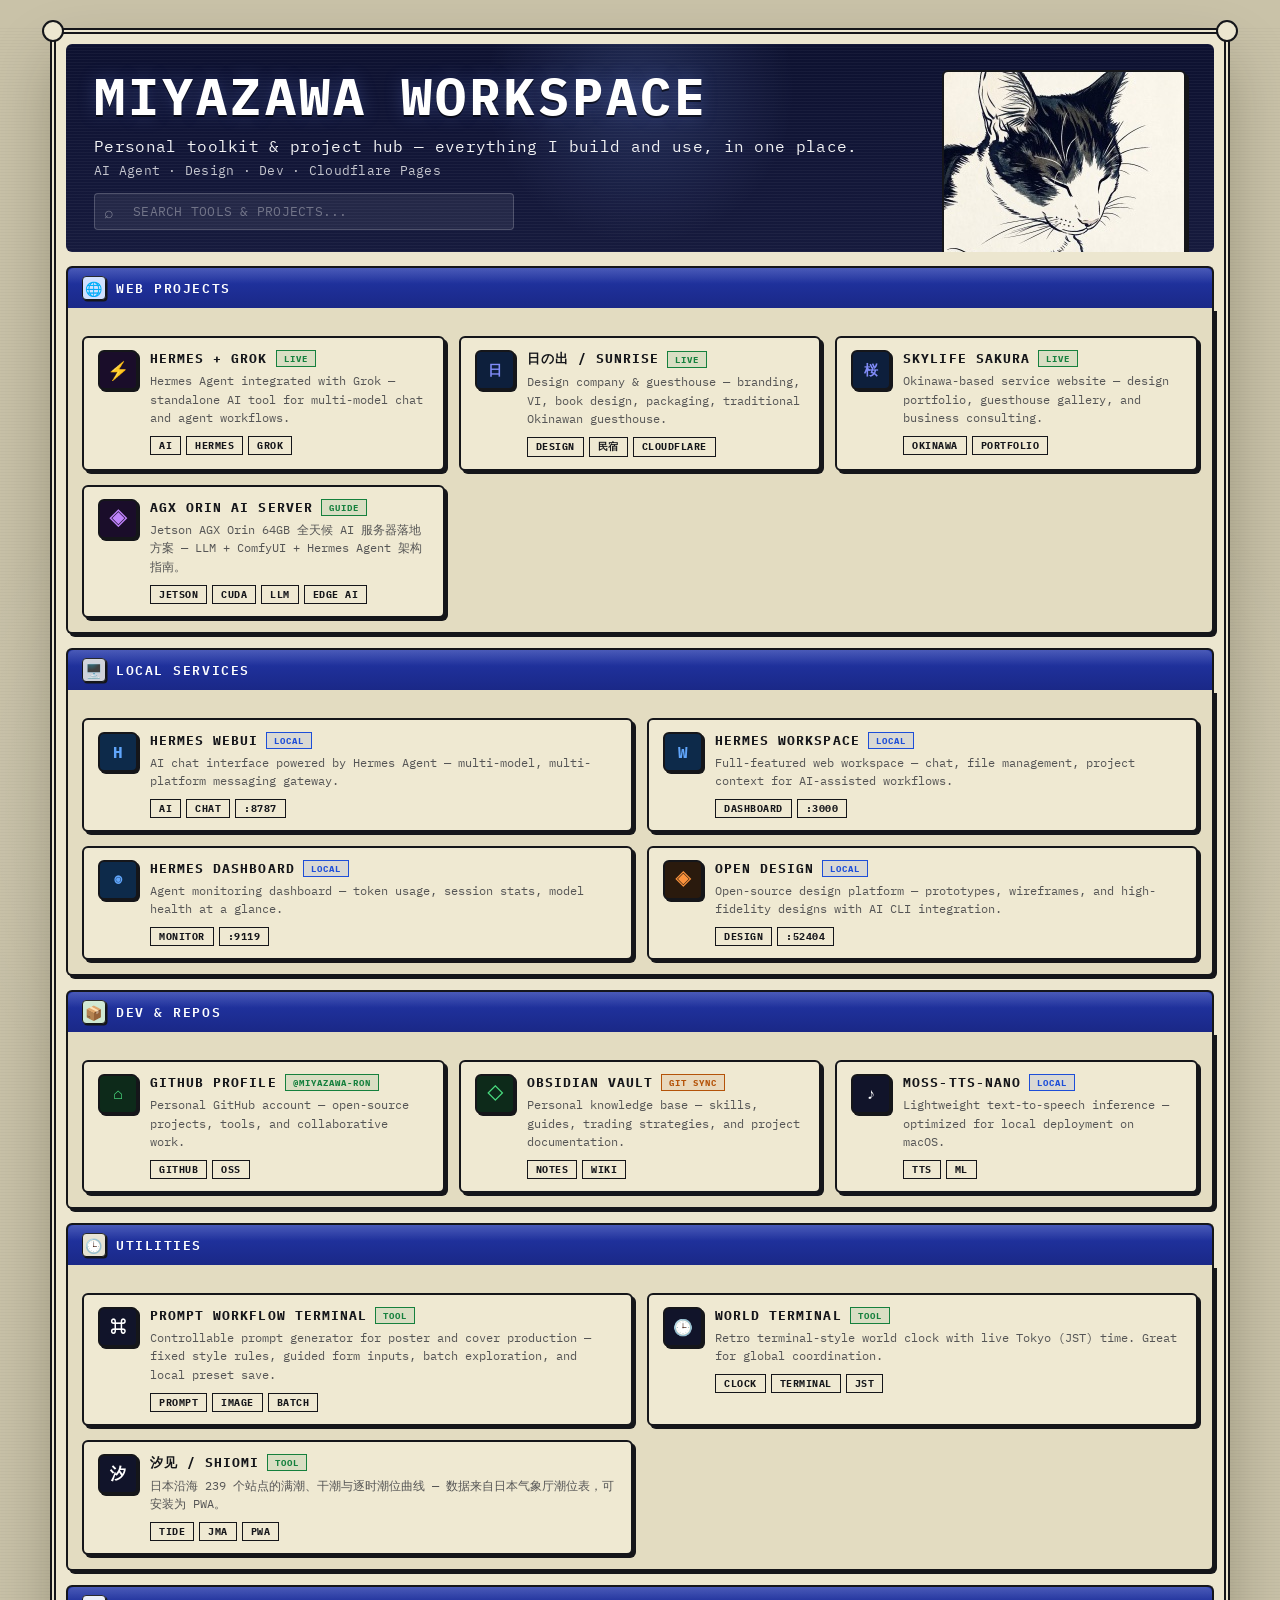
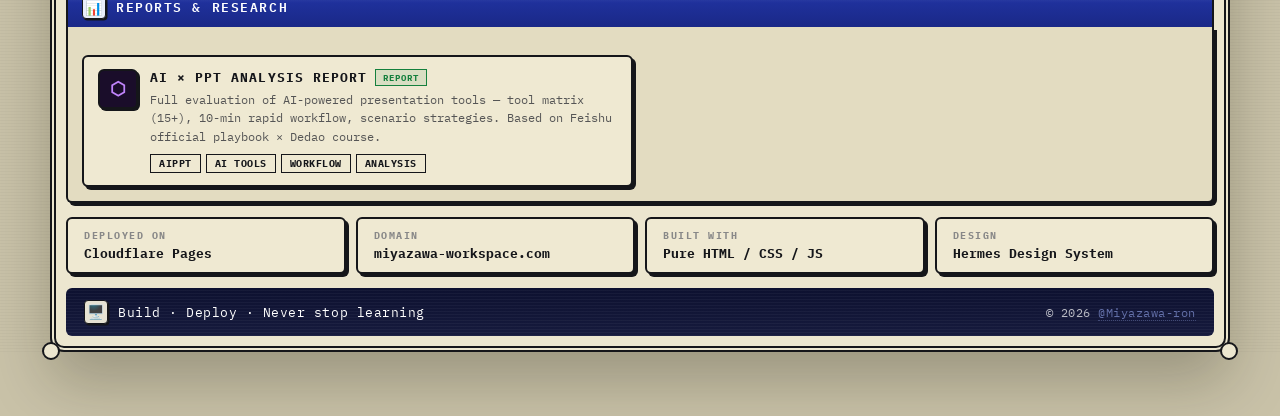
<file: index.html>
<!DOCTYPE html>
<html lang="ja">
<head>
<meta charset="UTF-8">
<meta name="viewport" content="width=device-width,initial-scale=1">
<title>MIYAZAWA WORKSPACE</title>
<link rel="preconnect" href="https://fonts.googleapis.com">
<link rel="preconnect" href="https://fonts.gstatic.com" crossorigin>
<link href="https://fonts.googleapis.com/css2?family=IBM+Plex+Mono:wght@400;500;600;700&family=IBM+Plex+Sans:wght@500;600;700&display=swap" rel="stylesheet">
<style>
  :root{
    --bg:       #c9c2a8;
    --paper:    #ece6cf;
    --paper-2:  #e3dcc1;
    --ink:      #15161a;
    --navy:     #11142a;
    --blue:     #2a3fb2;
    --blue-2:   #3858e0;
  }

  *{box-sizing:border-box}
  html,body{margin:0;padding:0}
  html{background:var(--bg)}
  body{
    font-family:'IBM Plex Mono','IBM Plex Sans',ui-monospace,monospace;
    color:var(--ink);
    background:
      radial-gradient(1200px 800px at var(--mx,50%) var(--my,40%),rgba(255,255,255,.18),transparent 60%),
      repeating-linear-gradient(0deg,rgba(0,0,0,.025) 0 1px,transparent 1px 3px),
      var(--bg);
    min-height:100vh;
    overflow-x:hidden;
    -webkit-font-smoothing:antialiased;
    cursor:default;
  }
  ::selection{background:var(--blue);color:#fff}
  a{text-decoration:none;color:inherit}

  /* ── CURSOR LIGHT SPOT ── */
  .spot{
    position:fixed;inset:0;pointer-events:none;z-index:5;
    background:radial-gradient(260px 260px at var(--mx,-200px) var(--my,-200px),
      rgba(255,255,255,.20),rgba(255,255,255,0) 60%);
    mix-blend-mode:overlay;
  }

  /* ── PAGE FRAME ── */
  .frame{
    max-width:1180px;
    margin:28px auto 64px;
    padding:14px;
    background:var(--paper);
    border:2px solid var(--ink);
    border-radius:14px;
    box-shadow:
      inset 0 0 0 2px var(--paper),
      inset 0 0 0 4px var(--ink),
      0 30px 60px rgba(20,18,8,.25);
    position:relative;
  }
  .frame::before,.frame::after{
    content:"";position:absolute;width:18px;height:18px;
    border:2px solid var(--ink);background:var(--paper);border-radius:50%;
  }
  .frame::before{top:-10px;left:-10px}
  .frame::after{top:-10px;right:-10px}
  .corner-bl,.corner-br{
    position:absolute;width:18px;height:18px;
    border:2px solid var(--ink);background:var(--paper);border-radius:50%;
  }
  .corner-bl{bottom:-10px;left:-10px}
  .corner-br{bottom:-10px;right:-10px}

  /* ── HERO ── */
  .hero{
    background:linear-gradient(180deg,#0d1130 0%,#161a3d 100%);
    color:#fff;
    padding:26px 160px 22px 28px;
    border-radius:6px;
    position:relative;overflow:hidden;isolation:isolate;
  }
  .hero::before{
    content:"";position:absolute;inset:0;
    background:repeating-linear-gradient(0deg,rgba(255,255,255,.04) 0 1px,transparent 1px 3px);
    pointer-events:none;
  }
  .hero::after{
    content:"";position:absolute;inset:-20%;
    background:radial-gradient(220px 220px at var(--mx,50%) var(--my,30%),rgba(120,160,255,.18),transparent 70%);
    pointer-events:none;mix-blend-mode:screen;transition:opacity .3s;
  }
  .hero-row{
    display:flex;align-items:flex-start;justify-content:space-between;gap:24px;
    position:relative;z-index:1;
  }
  h1.title{
    font-family:'IBM Plex Mono',monospace;
    font-weight:700;letter-spacing:.06em;margin:0;
    font-size:clamp(24px,4.8vw,52px);line-height:1;
    text-shadow:0 2px 0 rgba(0,0,0,.6),0 0 18px rgba(120,150,255,.25);
  }
  .byline{font-size:clamp(11px,1.4vw,13px);opacity:.85;white-space:nowrap;margin-top:6px}
  .avatar{
    position:absolute;
    top:26px;right:28px;bottom:22px;
    width:auto;aspect-ratio:1/1;
    border-radius:6px;object-fit:cover;
    border:2px solid var(--ink);
    box-shadow:3px 3px 0 var(--ink);
    z-index:2;
  }
  .subtitle{margin:14px 0 6px;font-size:clamp(12px,1.6vw,16px);opacity:.95;letter-spacing:.02em}
  .meta{font-size:clamp(11px,1.3vw,13px);opacity:.75;letter-spacing:.02em}

  /* ── SEARCH ── */
  .search-wrap{
    margin-top:14px;position:relative;z-index:1;
  }
  .search-wrap input{
    width:100%;max-width:420px;
    padding:9px 14px 9px 38px;
    font-family:'IBM Plex Mono',monospace;font-size:13px;
    background:rgba(255,255,255,.07);
    border:1.5px solid rgba(255,255,255,.2);
    border-radius:4px;
    color:#fff;outline:none;letter-spacing:.02em;
  }
  .search-wrap input::placeholder{color:rgba(255,255,255,.35)}
  .search-wrap input:focus{border-color:rgba(120,160,255,.5);background:rgba(255,255,255,.1)}
  .search-icon{
    position:absolute;left:10px;top:50%;transform:translateY(-50%);
    color:rgba(255,255,255,.4);font-size:16px;pointer-events:none
  }

  /* ── GRID ── */
  .grid{display:grid;gap:14px;margin-top:14px}
  .grid.two{grid-template-columns:1fr 1fr}
  .grid.three{grid-template-columns:repeat(3,1fr)}
  .grid.four{grid-template-columns:repeat(4,1fr)}

  /* ── PANEL (card) ── */
  .panel{
    background:var(--paper-2);
    border:2px solid var(--ink);
    border-radius:6px;
    box-shadow:3px 3px 0 var(--ink);
    overflow:hidden;
    transform-style:preserve-3d;
    transition:transform .25s ease,box-shadow .25s ease;
    will-change:transform;
    position:relative;
    cursor:pointer;
  }
  .panel:hover{box-shadow:5px 5px 0 var(--ink)}
  .panel::after{
    content:"";position:absolute;inset:0;border-radius:inherit;
    background:radial-gradient(180px 180px at var(--lx,50%) var(--ly,50%),
      rgba(255,255,255,.35),rgba(255,255,255,0) 60%);
    opacity:0;transition:opacity .25s;pointer-events:none;
    mix-blend-mode:soft-light;
  }
  .panel:hover::after{opacity:1}

  .panel .head{
    background:linear-gradient(180deg,#2236a8,#1a2887);
    color:#fff;
    padding:8px 12px;
    display:flex;align-items:center;gap:10px;
    font-weight:600;letter-spacing:.12em;text-transform:uppercase;font-size:13px;
    border-bottom:2px solid var(--ink);
    position:relative;
  }
  .panel .head::after{
    content:"";position:absolute;inset:0;
    background:linear-gradient(180deg,rgba(255,255,255,.18),transparent 40%);
    pointer-events:none;
  }
  .panel .body{padding:14px 16px}

  /* ── ICON ── */
  .ico{
    width:24px;height:24px;flex:0 0 24px;
    display:inline-flex;align-items:center;justify-content:center;
    border:1.5px solid var(--ink);background:#fff;
    border-radius:4px;font-size:14px;line-height:1;
    box-shadow:1.5px 1.5px 0 var(--ink);
  }
  .ico.lg{width:42px;height:42px;flex-basis:42px;font-size:22px;border-radius:6px}
  .ico.ai {background:#e9eef9}
  .ico.web{background:#cfe0ff}
  .ico.git{background:#cfe8d2}
  .ico.tool{background:#e6e2d2}
  .ico.local{background:#cfd2da}
  .ico.design{background:#f6d9c4}

  /* ── CARD (project card inside panel body) ── */
  .card-grid{display:grid;gap:10px}
  .card{
    background:#efe9d2;
    border:2px solid var(--ink);border-radius:6px;
    padding:12px 14px;
    display:flex;align-items:flex-start;gap:12px;
    box-shadow:3px 3px 0 var(--ink);
    position:relative;overflow:hidden;
    transition:box-shadow .2s;
  }
  .card:hover{box-shadow:5px 5px 0 var(--ink)}
  .card::after{
    content:"";position:absolute;inset:0;border-radius:inherit;
    background:radial-gradient(160px 160px at var(--lx,50%) var(--ly,50%),
      rgba(255,255,255,.35),rgba(255,255,255,0) 60%);
    opacity:0;transition:opacity .25s;pointer-events:none;mix-blend-mode:soft-light;
  }
  .card:hover::after{opacity:1}
  .card-link{position:absolute;inset:0;z-index:2;border-radius:6px}
  .card-ico{
    width:40px;height:40px;flex:0 0 40px;
    display:flex;align-items:center;justify-content:center;
    border:2px solid var(--ink);border-radius:6px;font-size:16px;font-weight:700;
    box-shadow:2px 2px 0 var(--ink);background:#fff;
  }
  .card-ico.ai   {background:#1a0d2a;color:#c084fc;font-size:18px}
  .card-ico.web  {background:#0d1f3c;color:#818cf8;font-size:14px}
  .card-ico.git  {background:#0d2a1a;color:#4ade80;font-size:16px}
  .card-ico.local{background:#0d2a4a;color:#60a5fa;font-size:16px}
  .card-ico.design{background:#2a1a0d;color:#fb923c;font-size:16px}
  .card-ico.tool {background:#11142a;color:#fff;font-size:16px}

  .card-info{min-width:0;flex:1}
  .card-title{
    font-size:13px;font-weight:700;color:var(--ink);
    display:flex;align-items:center;gap:8px;flex-wrap:wrap;
    text-transform:uppercase;letter-spacing:.08em;
  }
  .card-status{
    font-size:9px;padding:2px 7px;font-weight:700;letter-spacing:1px;
    border:1.5px solid currentColor;white-space:nowrap;text-transform:uppercase;
  }
  .card-status.online  {color:#15803d;background:rgba(21,128,61,.1)}
  .card-status.local   {color:#1d4ed8;background:rgba(29,78,216,.1)}
  .card-status.migrating{color:#b45309;background:rgba(180,83,9,.1)}
  .card-desc{margin-top:5px;font-size:12px;color:#555;line-height:1.55}
  .card-tags{margin-top:8px;display:flex;gap:5px;flex-wrap:wrap}
  .card-tag{
    font-size:10px;padding:2px 8px;font-weight:700;letter-spacing:.5px;
    border:1.5px solid var(--ink);color:var(--ink);text-transform:uppercase;
  }

  /* ── STRIP (section header) ── */
  .strip-head{
    background:linear-gradient(180deg,#2236a8,#1a2887);
    color:#fff;border:2px solid var(--ink);border-radius:6px 6px 0 0;
    padding:8px 14px;display:flex;align-items:center;gap:10px;
    text-transform:uppercase;letter-spacing:.12em;font-weight:600;font-size:13px;
    border-bottom:0;position:relative;margin-top:14px;
  }
  .strip-head::after{
    content:"";position:absolute;inset:0;border-radius:inherit;
    background:linear-gradient(180deg,rgba(255,255,255,.18),transparent 40%);
    pointer-events:none;
  }
  .strip-body{
    border:2px solid var(--ink);border-top:0;border-radius:0 0 6px 6px;
    background:var(--paper-2);box-shadow:3px 3px 0 var(--ink);
    overflow:hidden;padding:14px;
  }

  /* ── STACK BAR ── */
  .stack-row{
    display:flex;gap:10px;flex-wrap:wrap;margin-top:14px
  }
  .stack-item{
    background:#efe9d2;border:2px solid var(--ink);border-radius:6px;
    padding:10px 16px;box-shadow:3px 3px 0 var(--ink);flex:1;min-width:140px;
  }
  .stack-label{font-size:10px;font-weight:700;color:#888;letter-spacing:1.5px;text-transform:uppercase}
  .stack-value{font-size:13px;font-weight:700;color:var(--ink);margin-top:3px}

  /* ── FOOTER ── */
  .footer{
    margin-top:14px;
    background:linear-gradient(180deg,#0d1130 0%,#161a3d 100%);
    color:#fff;border-radius:6px;
    padding:12px 18px;
    display:flex;align-items:center;justify-content:space-between;
    font-size:13px;letter-spacing:.04em;position:relative;overflow:hidden;
  }
  .footer::before{
    content:"";position:absolute;inset:0;
    background:repeating-linear-gradient(0deg,rgba(255,255,255,.04) 0 1px,transparent 1px 3px);
    pointer-events:none;
  }
  .footer .left{display:flex;align-items:center;gap:10px;position:relative;z-index:1}
  .footer .right{position:relative;z-index:1;opacity:.7;font-size:12px}
  .footer a{color:rgba(160,180,255,.8);border-bottom:1px dotted rgba(160,180,255,.4)}
  .footer a:hover{color:#a0aeff;border-bottom-color:#a0aeff}

  /* ── RESPONSIVE ── */
  @media(max-width:980px){
    .grid.two,.grid.three,.grid.four{grid-template-columns:1fr 1fr}
  }
  @media(max-width:640px){
    .frame{margin:14px 10px;padding:10px}
    .hero{padding:20px 18px}
    .grid.two,.grid.three,.grid.four{grid-template-columns:1fr}
    .hero-row{flex-direction:column;gap:6px}
    h1.title{font-size:clamp(20px,7vw,32px)}
    .footer{flex-direction:column;gap:8px;align-items:flex-start}
    .avatar{display:none}
  }
</style>
</head>
<body>
<div class="spot" aria-hidden="true"></div>

<main class="frame" id="frame">
  <span class="corner-bl"></span><span class="corner-br"></span>

  <!-- ── HERO ── -->
  <section class="hero" data-tilt>
    <div class="hero-row">
      <h1 class="title">MIYAZAWA&nbsp;WORKSPACE</h1>
    </div>
    <img class="avatar" src="avatar.jpg" alt="Miyazawa-ron">
    <div class="subtitle">Personal toolkit &amp; project hub — everything I build and use, in one place.</div>
    <div class="meta">AI Agent · Design · Dev · Cloudflare Pages</div>
    <div class="search-wrap">
      <span class="search-icon">⌕</span>
      <input type="text" id="search" placeholder="SEARCH TOOLS & PROJECTS..." oninput="filterCards()">
    </div>
  </section>

  <!-- ── WEB PROJECTS ── -->
  <div class="strip-head"><span class="ico web">🌐</span> Web Projects</div>
  <div class="strip-body">
    <div class="grid three">
      <div class="card" data-tags="hermes grok ai agent chat tool" data-tilt>
        <a class="card-link" href="/hermes-grok.html" target="_blank" rel="noopener"></a>
        <div class="card-ico ai">⚡</div>
        <div class="card-info">
          <div class="card-title">Hermes + Grok <span class="card-status online">Live</span></div>
          <div class="card-desc">Hermes Agent integrated with Grok — standalone AI tool for multi-model chat and agent workflows.</div>
          <div class="card-tags"><span class="card-tag">AI</span><span class="card-tag">Hermes</span><span class="card-tag">Grok</span></div>
        </div>
      </div>
      <div class="card" data-tags="sunrise design company hinode okinawa" data-tilt>
        <a class="card-link" href="https://hinodec.com" target="_blank" rel="noopener"></a>
        <div class="card-ico web">日</div>
        <div class="card-info">
          <div class="card-title">日の出 / SUNRISE <span class="card-status online">Live</span></div>
          <div class="card-desc">Design company &amp; guesthouse — branding, VI, book design, packaging, traditional Okinawan guesthouse.</div>
          <div class="card-tags"><span class="card-tag">Design</span><span class="card-tag">民宿</span><span class="card-tag">Cloudflare</span></div>
        </div>
      </div>
      <div class="card" data-tags="sakura skylife okinawa" data-tilt>
        <a class="card-link" href="https://skylife-sakura.com" target="_blank" rel="noopener"></a>
        <div class="card-ico web">桜</div>
        <div class="card-info">
          <div class="card-title">Skylife Sakura <span class="card-status online">Live</span></div>
          <div class="card-desc">Okinawa-based service website — design portfolio, guesthouse gallery, and business consulting.</div>
          <div class="card-tags"><span class="card-tag">Okinawa</span><span class="card-tag">Portfolio</span></div>
        </div>
      </div>
      <div class="card" data-tags="jetson agx orin ai server comfyui llm cuda edge" data-tilt>
        <a class="card-link" href="/agx-orin" target="_blank" rel="noopener"></a>
        <div class="card-ico ai">◈</div>
        <div class="card-info">
          <div class="card-title">AGX Orin AI Server <span class="card-status online">Guide</span></div>
          <div class="card-desc">Jetson AGX Orin 64GB 全天候 AI 服务器落地方案 — LLM + ComfyUI + Hermes Agent 架构指南。</div>
          <div class="card-tags"><span class="card-tag">Jetson</span><span class="card-tag">CUDA</span><span class="card-tag">LLM</span><span class="card-tag">Edge AI</span></div>
        </div>
      </div>
    </div>
  </div>

  <!-- ── LOCAL SERVICES ── -->
  <div class="strip-head"><span class="ico local">🖥️</span> Local Services</div>
  <div class="strip-body">
    <div class="grid two">
      <div class="card" data-tags="hermes ai chat webui agent" data-tilt>
        <a class="card-link" href="http://localhost:8787" target="_blank" rel="noopener"></a>
        <div class="card-ico local">H</div>
        <div class="card-info">
          <div class="card-title">Hermes WebUI <span class="card-status local">Local</span></div>
          <div class="card-desc">AI chat interface powered by Hermes Agent — multi-model, multi-platform messaging gateway.</div>
          <div class="card-tags"><span class="card-tag">AI</span><span class="card-tag">Chat</span><span class="card-tag">:8787</span></div>
        </div>
      </div>
      <div class="card" data-tags="hermes workspace dashboard" data-tilt>
        <a class="card-link" href="http://localhost:3000" target="_blank" rel="noopener"></a>
        <div class="card-ico local">W</div>
        <div class="card-info">
          <div class="card-title">Hermes Workspace <span class="card-status local">Local</span></div>
          <div class="card-desc">Full-featured web workspace — chat, file management, project context for AI-assisted workflows.</div>
          <div class="card-tags"><span class="card-tag">Dashboard</span><span class="card-tag">:3000</span></div>
        </div>
      </div>
      <div class="card" data-tags="hermes dashboard monitoring" data-tilt>
        <a class="card-link" href="http://localhost:9119" target="_blank" rel="noopener"></a>
        <div class="card-ico local">◉</div>
        <div class="card-info">
          <div class="card-title">Hermes Dashboard <span class="card-status local">Local</span></div>
          <div class="card-desc">Agent monitoring dashboard — token usage, session stats, model health at a glance.</div>
          <div class="card-tags"><span class="card-tag">Monitor</span><span class="card-tag">:9119</span></div>
        </div>
      </div>
      <div class="card" data-tags="open design prototype figma" data-tilt>
        <a class="card-link" href="http://localhost:52404" target="_blank" rel="noopener"></a>
        <div class="card-ico design">◈</div>
        <div class="card-info">
          <div class="card-title">Open Design <span class="card-status local">Local</span></div>
          <div class="card-desc">Open-source design platform — prototypes, wireframes, and high-fidelity designs with AI CLI integration.</div>
          <div class="card-tags"><span class="card-tag">Design</span><span class="card-tag">:52404</span></div>
        </div>
      </div>
    </div>
  </div>

  <!-- ── DEV & REPOS ── -->
  <div class="strip-head"><span class="ico git">📦</span> Dev &amp; Repos</div>
  <div class="strip-body">
    <div class="grid three">
      <div class="card" data-tags="github profile miyazawa ron" data-tilt>
        <a class="card-link" href="https://github.com/Miyazawa-ron" target="_blank" rel="noopener"></a>
        <div class="card-ico git">⌂</div>
        <div class="card-info">
          <div class="card-title">GitHub Profile <span class="card-status online">@Miyazawa-ron</span></div>
          <div class="card-desc">Personal GitHub account — open-source projects, tools, and collaborative work.</div>
          <div class="card-tags"><span class="card-tag">GitHub</span><span class="card-tag">OSS</span></div>
        </div>
      </div>
      <div class="card" data-tags="obsidian vault notes knowledge" data-tilt>
        <a class="card-link" href="https://github.com/Miyazawa-ron/obsidian-vault" target="_blank" rel="noopener"></a>
        <div class="card-ico git">◇</div>
        <div class="card-info">
          <div class="card-title">Obsidian Vault <span class="card-status migrating">Git Sync</span></div>
          <div class="card-desc">Personal knowledge base — skills, guides, trading strategies, and project documentation.</div>
          <div class="card-tags"><span class="card-tag">Notes</span><span class="card-tag">Wiki</span></div>
        </div>
      </div>
      <div class="card" data-tags="moss tts nano speech audio" data-tilt>
        <a class="card-link" href="https://github.com/Miyazawa-ron/MOSS-TTS-Nano" target="_blank" rel="noopener"></a>
        <div class="card-ico tool">♪</div>
        <div class="card-info">
          <div class="card-title">MOSS-TTS-Nano <span class="card-status local">Local</span></div>
          <div class="card-desc">Lightweight text-to-speech inference — optimized for local deployment on macOS.</div>
          <div class="card-tags"><span class="card-tag">TTS</span><span class="card-tag">ML</span></div>
        </div>
      </div>
    </div>
  </div>

  <!-- ── UTILITIES ── -->
  <div class="strip-head"><span class="ico tool">🕒</span> Utilities</div>
  <div class="strip-body">
    <div class="grid two">
      <div class="card" data-tags="prompt tool image workflow chatgpt generator poster cover batch" data-tilt>
        <a class="card-link" href="/prompt-tool/" target="_blank" rel="noopener"></a>
        <div class="card-ico tool">⌘</div>
        <div class="card-info">
          <div class="card-title">Prompt Workflow Terminal <span class="card-status online">Tool</span></div>
          <div class="card-desc">Controllable prompt generator for poster and cover production — fixed style rules, guided form inputs, batch exploration, and local preset save.</div>
          <div class="card-tags"><span class="card-tag">Prompt</span><span class="card-tag">Image</span><span class="card-tag">Batch</span></div>
        </div>
      </div>
      <div class="card" data-tags="clock terminal world time tokyo" data-tilt>
        <a class="card-link" href="world-terminal.html" target="_blank" rel="noopener"></a>
        <div class="card-ico tool">🕒</div>
        <div class="card-info">
          <div class="card-title">World Terminal <span class="card-status online">Tool</span></div>
          <div class="card-desc">Retro terminal-style world clock with live Tokyo (JST) time. Great for global coordination.</div>
          <div class="card-tags"><span class="card-tag">Clock</span><span class="card-tag">Terminal</span><span class="card-tag">JST</span></div>
        </div>
      </div>
      <div class="card" data-tags="tide tides shiomi 汐见 潮汐 潮位 japan jma ocean fishing" data-tilt>
        <a class="card-link" href="/tides/" target="_blank" rel="noopener"></a>
        <div class="card-ico tool">汐</div>
        <div class="card-info">
          <div class="card-title">汐见 / Shiomi <span class="card-status online">Tool</span></div>
          <div class="card-desc">日本沿海 239 个站点的满潮、干潮与逐时潮位曲线 — 数据来自日本气象厅潮位表，可安装为 PWA。</div>
          <div class="card-tags"><span class="card-tag">Tide</span><span class="card-tag">JMA</span><span class="card-tag">PWA</span></div>
        </div>
      </div>
    </div>
  </div>

  <!-- ── REPORTS ── -->
  <div class="strip-head"><span class="ico ai">📊</span> Reports &amp; Research</div>
  <div class="strip-body">
    <div class="grid two">
      <div class="card" data-tags="aippt ai ppt powerpoint tools workflow analysis report" data-tilt>
        <a class="card-link" href="/aippt/" target="_blank" rel="noopener"></a>
        <div class="card-ico ai">⬡</div>
        <div class="card-info">
          <div class="card-title">AI × PPT Analysis Report <span class="card-status online">Report</span></div>
          <div class="card-desc">Full evaluation of AI-powered presentation tools — tool matrix (15+), 10-min rapid workflow, scenario strategies. Based on Feishu official playbook × Dedao course.</div>
          <div class="card-tags"><span class="card-tag">AIPPT</span><span class="card-tag">AI Tools</span><span class="card-tag">Workflow</span><span class="card-tag">Analysis</span></div>
        </div>
      </div>
    </div>
  </div>

  <!-- ── STACK ── -->
  <div class="stack-row">
    <div class="stack-item"><div class="stack-label">Deployed on</div><div class="stack-value">Cloudflare Pages</div></div>
    <div class="stack-item"><div class="stack-label">Domain</div><div class="stack-value">miyazawa-workspace.com</div></div>
    <div class="stack-item"><div class="stack-label">Built with</div><div class="stack-value">Pure HTML / CSS / JS</div></div>
    <div class="stack-item"><div class="stack-label">Design</div><div class="stack-value">Hermes Design System</div></div>
  </div>

  <!-- ── FOOTER ── -->
  <footer class="footer">
    <div class="left"><span class="ico tool">🖥️</span><span>Build · Deploy · Never stop learning</span></div>
    <div class="right">© 2026 <a href="https://github.com/Miyazawa-ron">@Miyazawa-ron</a></div>
  </footer>
</main>

<script>
  const root = document.documentElement;
  const tiltEls = document.querySelectorAll('[data-tilt]');

  window.addEventListener('pointermove', (e) => {
    root.style.setProperty('--mx', e.clientX + 'px');
    root.style.setProperty('--my', e.clientY + 'px');
  }, {passive:true});

  function bindTilt(el){
    let raf = 0, tx = 0, ty = 0, cx = 50, cy = 50;
    function update(){
      el.style.transform = `perspective(900px) rotateX(${ty}deg) rotateY(${tx}deg) translateZ(0)`;
      el.style.setProperty('--lx', cx + '%');
      el.style.setProperty('--ly', cy + '%');
      raf = 0;
    }
    el.addEventListener('pointermove', (e) => {
      const r = el.getBoundingClientRect();
      const px = (e.clientX - r.left) / r.width;
      const py = (e.clientY - r.top)  / r.height;
      tx = (px - .5) *  2 * 4.5;
      ty = (py - .5) * -2 * 3.5;
      cx = px * 100; cy = py * 100;
      if(!raf) raf = requestAnimationFrame(update);
    });
    el.addEventListener('pointerleave', () => {
      tx = 0; ty = 0;
      if(!raf) raf = requestAnimationFrame(update);
    });
  }
  tiltEls.forEach(bindTilt);

  const frame = document.getElementById('frame');
  let raf2 = 0;
  window.addEventListener('pointermove', (e) => {
    if(raf2) return;
    raf2 = requestAnimationFrame(() => {
      const dx = (e.clientX / window.innerWidth  - .5) * 6;
      const dy = (e.clientY / window.innerHeight - .5) * 4;
      frame.style.transform = `translate3d(${-dx}px,${-dy}px,0)`;
      raf2 = 0;
    });
  }, {passive:true});

  if(matchMedia('(prefers-reduced-motion:reduce)').matches){
    tiltEls.forEach(el => el.style.transform = 'none');
    frame.style.transform = 'none';
  }

  function filterCards(){
    const q = document.getElementById('search').value.toLowerCase().trim();
    document.querySelectorAll('.card').forEach(card => {
      if(!q){card.style.display='';return}
      const tags  = (card.dataset.tags||'').toLowerCase();
      const title = card.querySelector('.card-title')?.textContent?.toLowerCase()||'';
      const desc  = card.querySelector('.card-desc')?.textContent?.toLowerCase()||'';
      card.style.display = (tags.includes(q)||title.includes(q)||desc.includes(q)) ? '' : 'none';
    });
  }
</script>
</body>
</html>
</file>
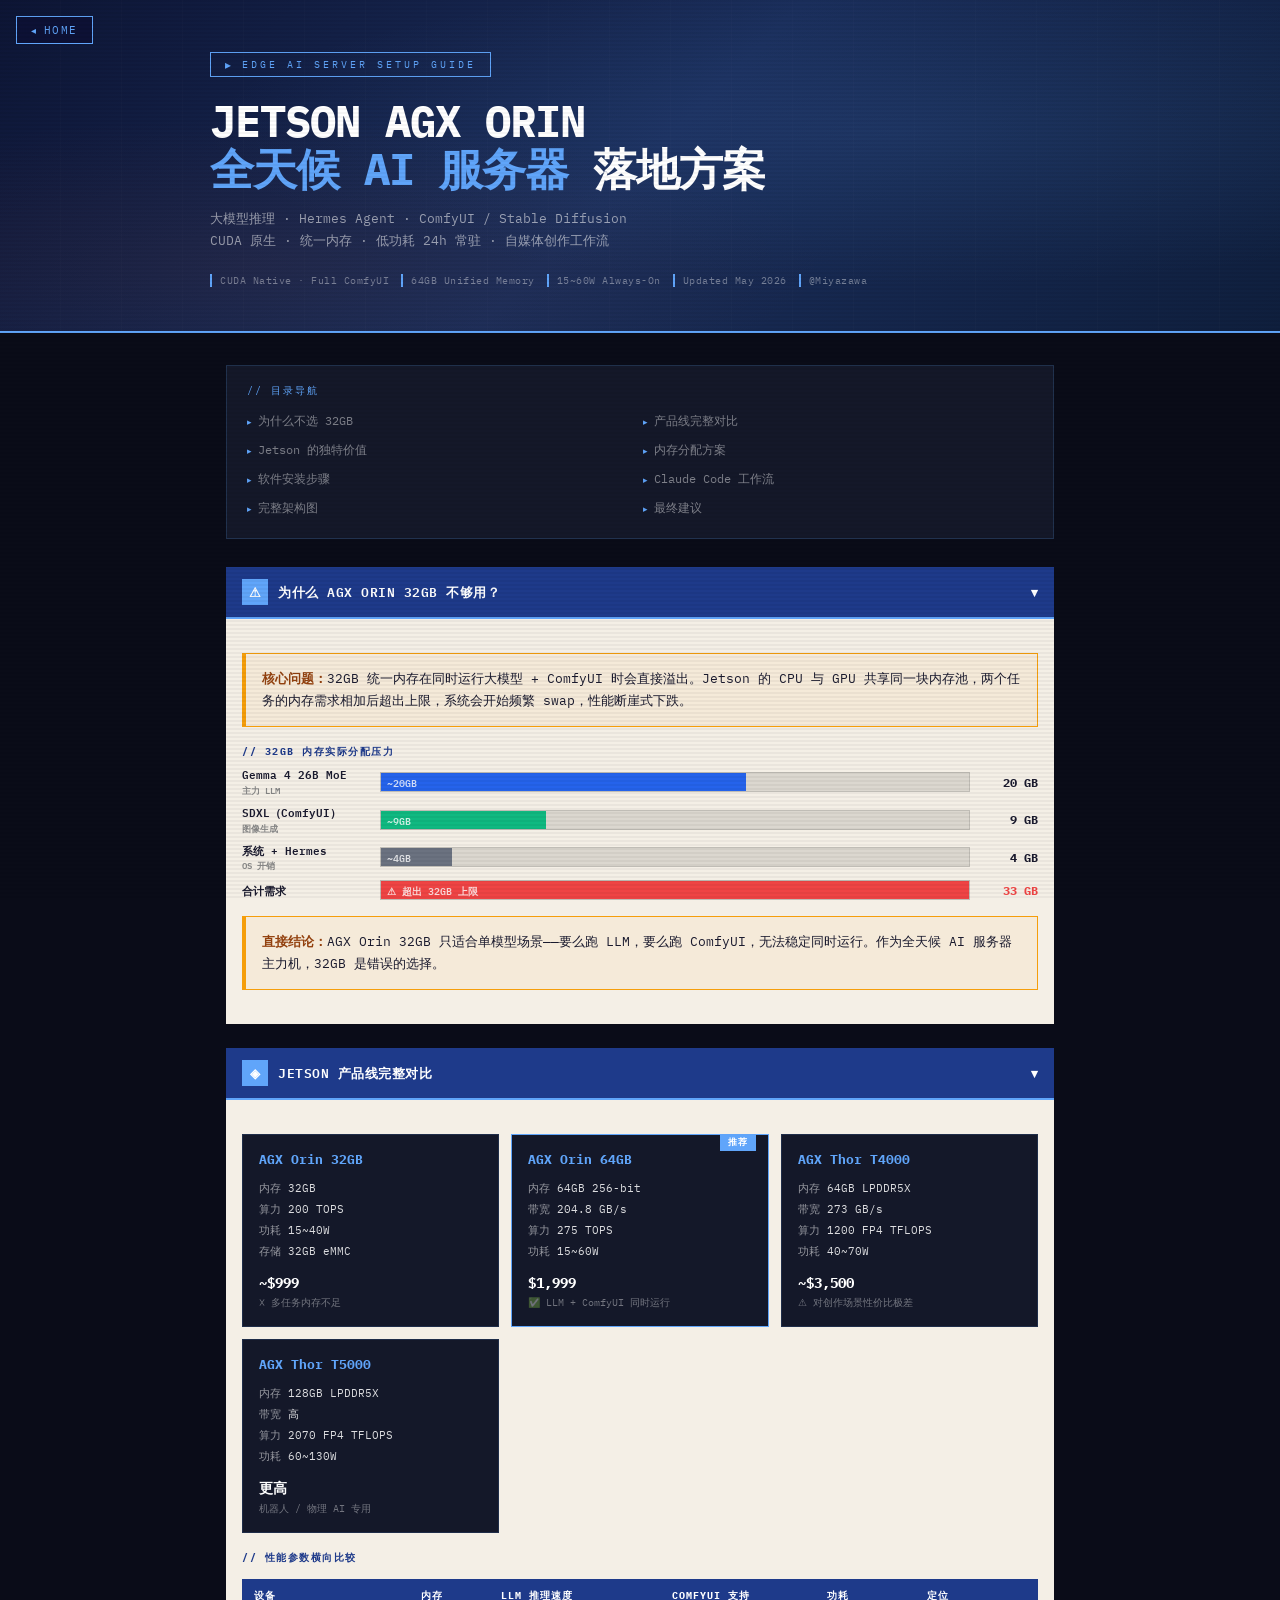
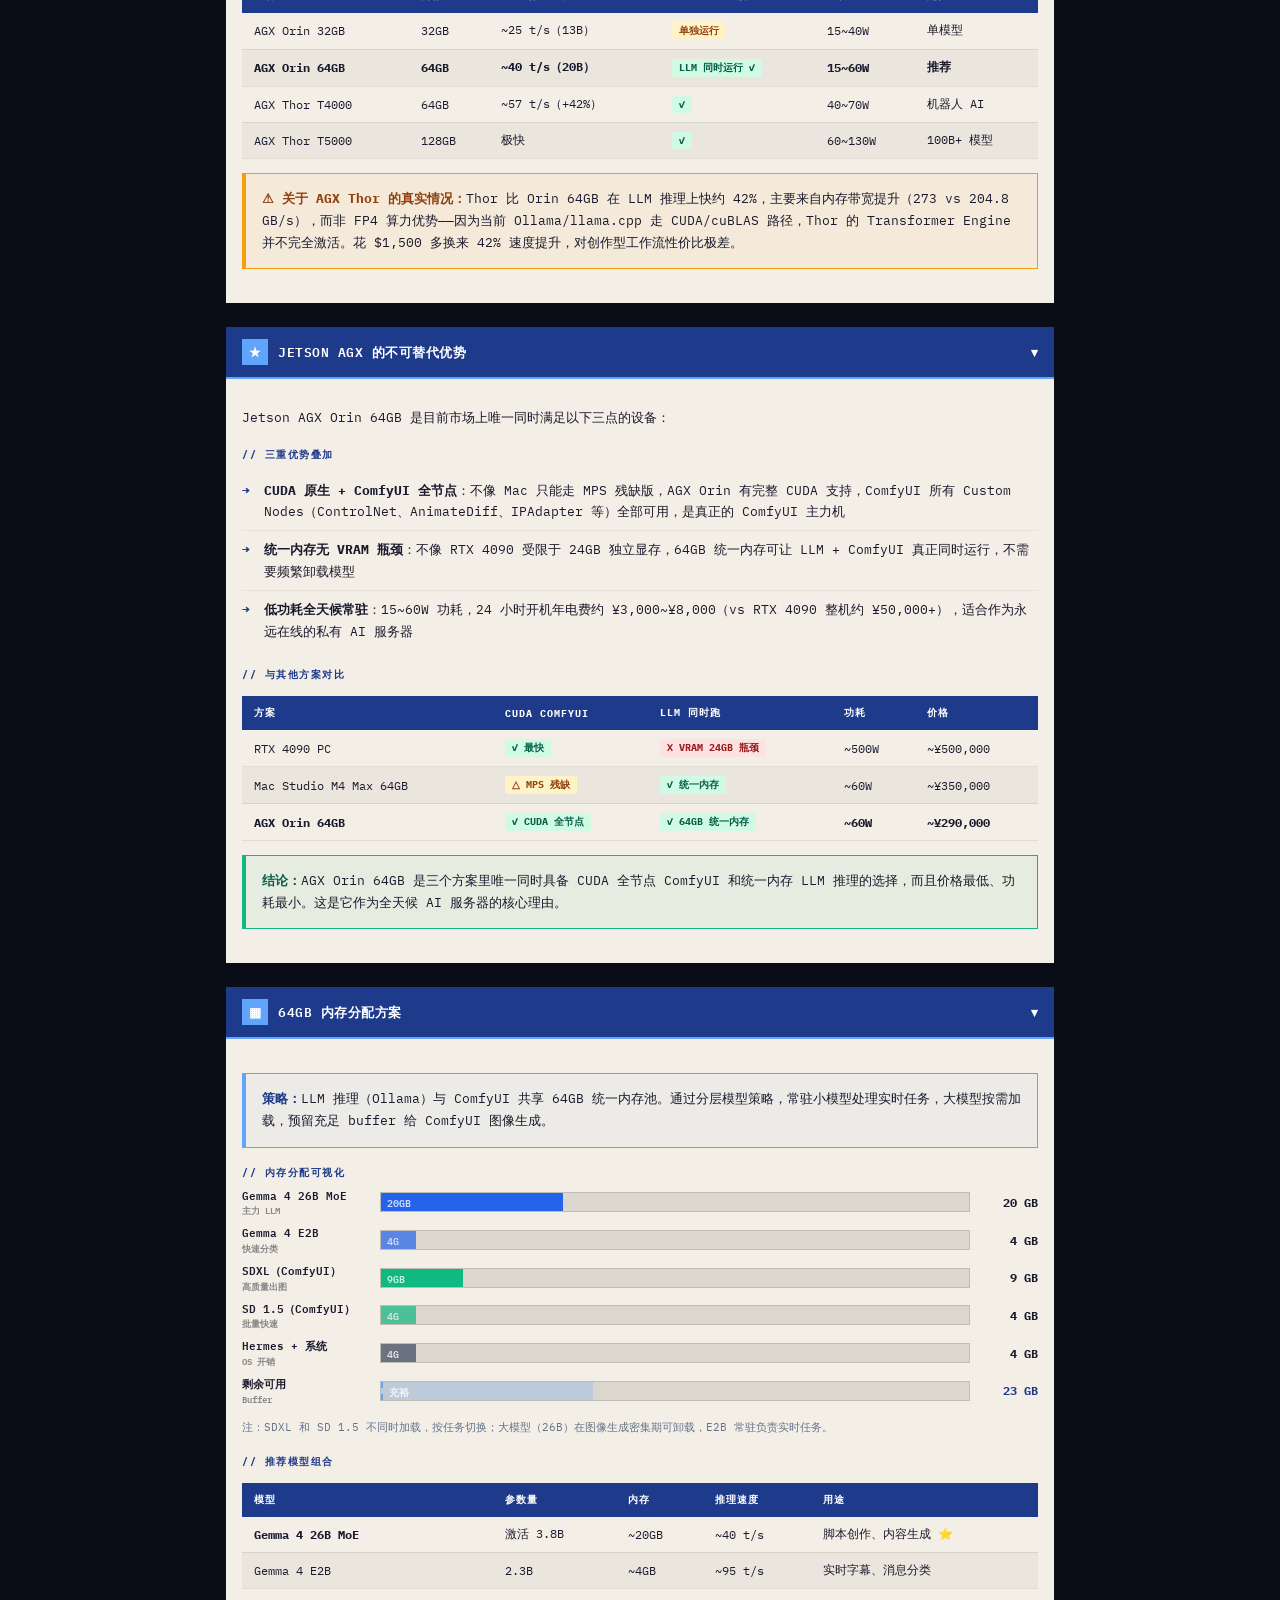
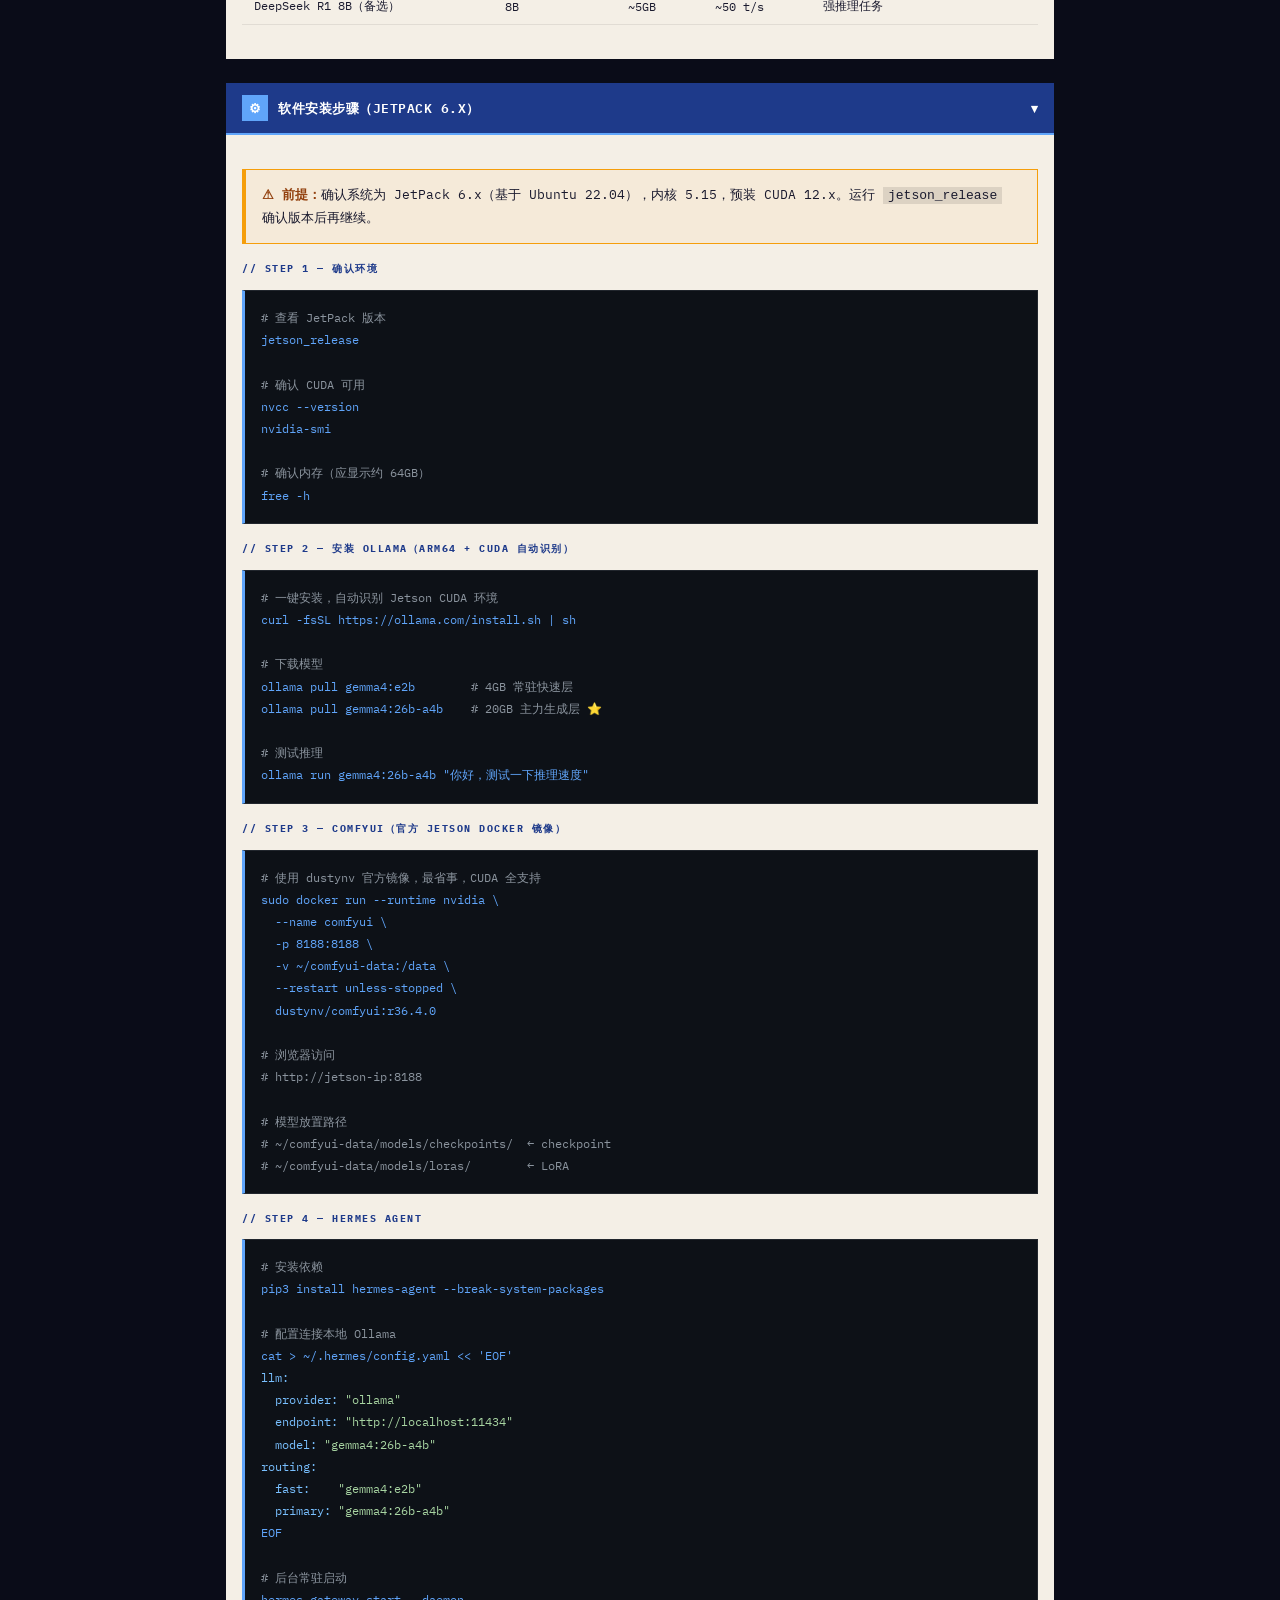
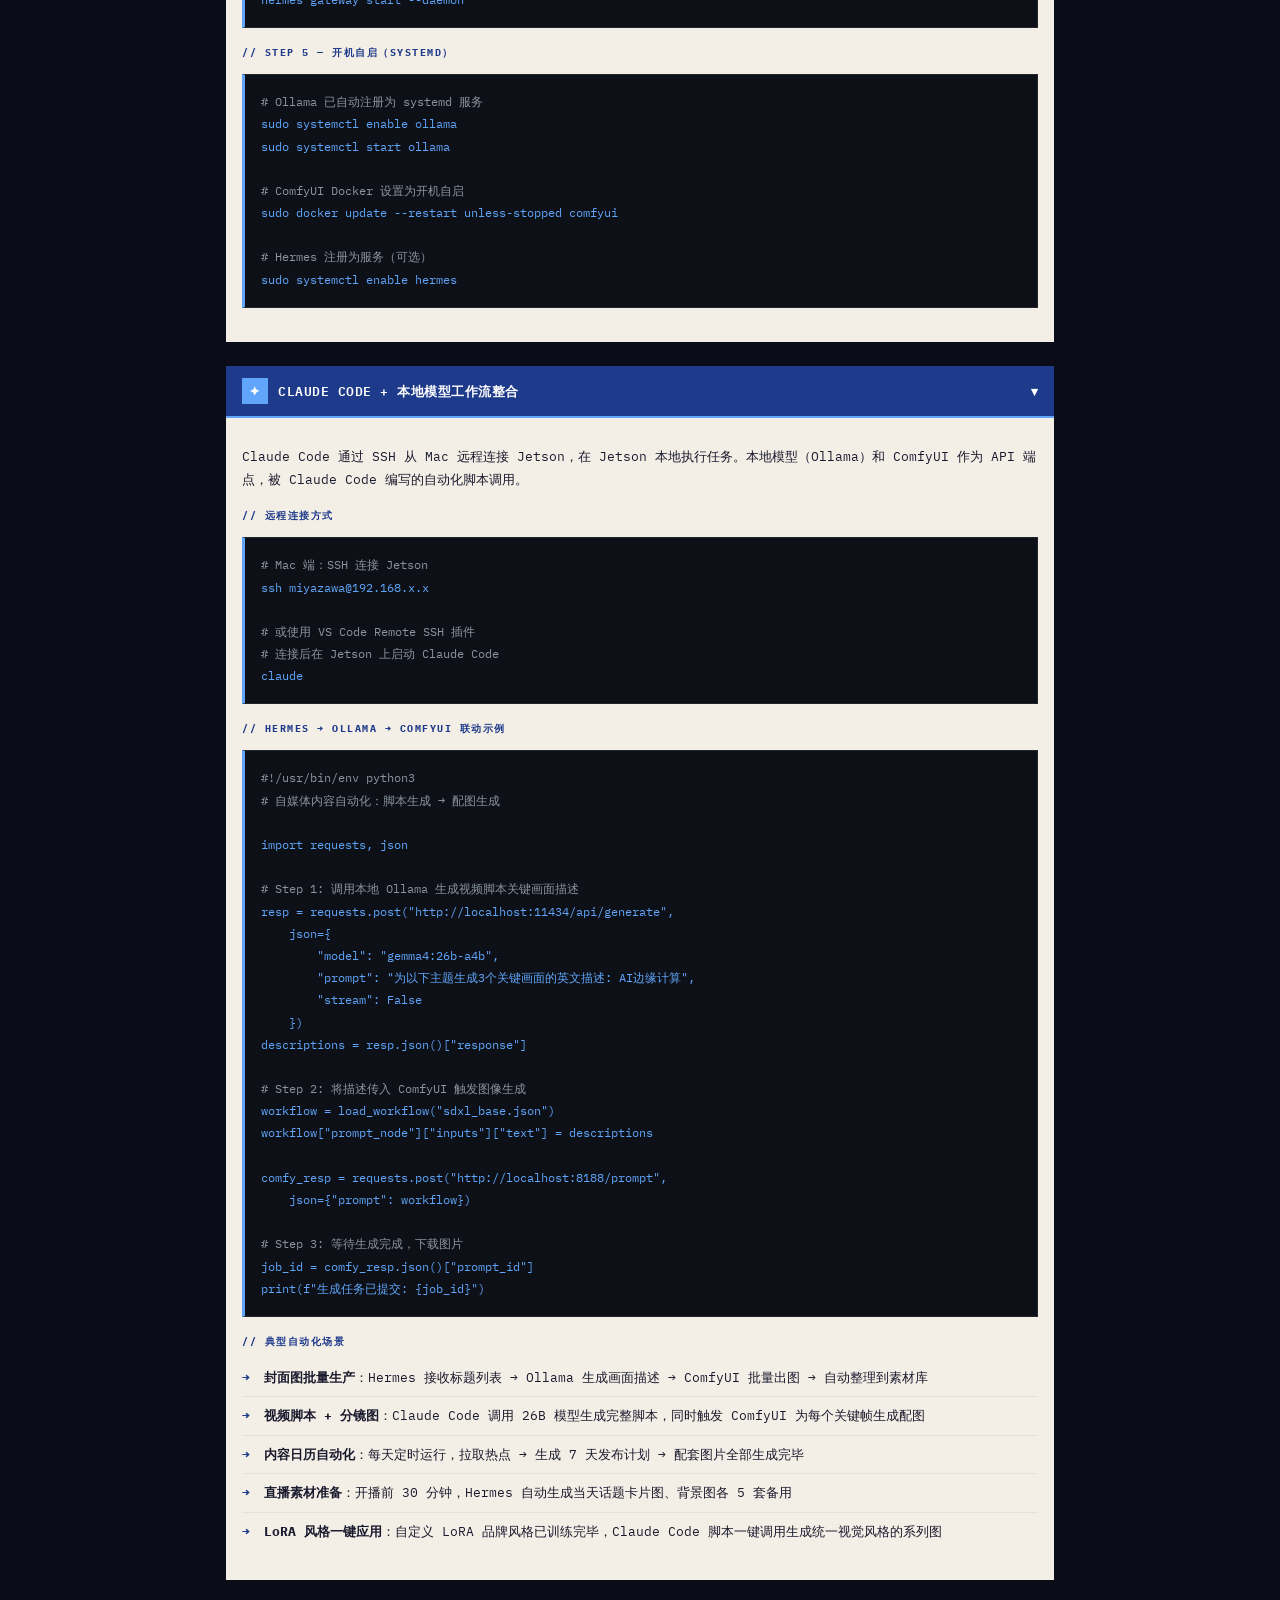
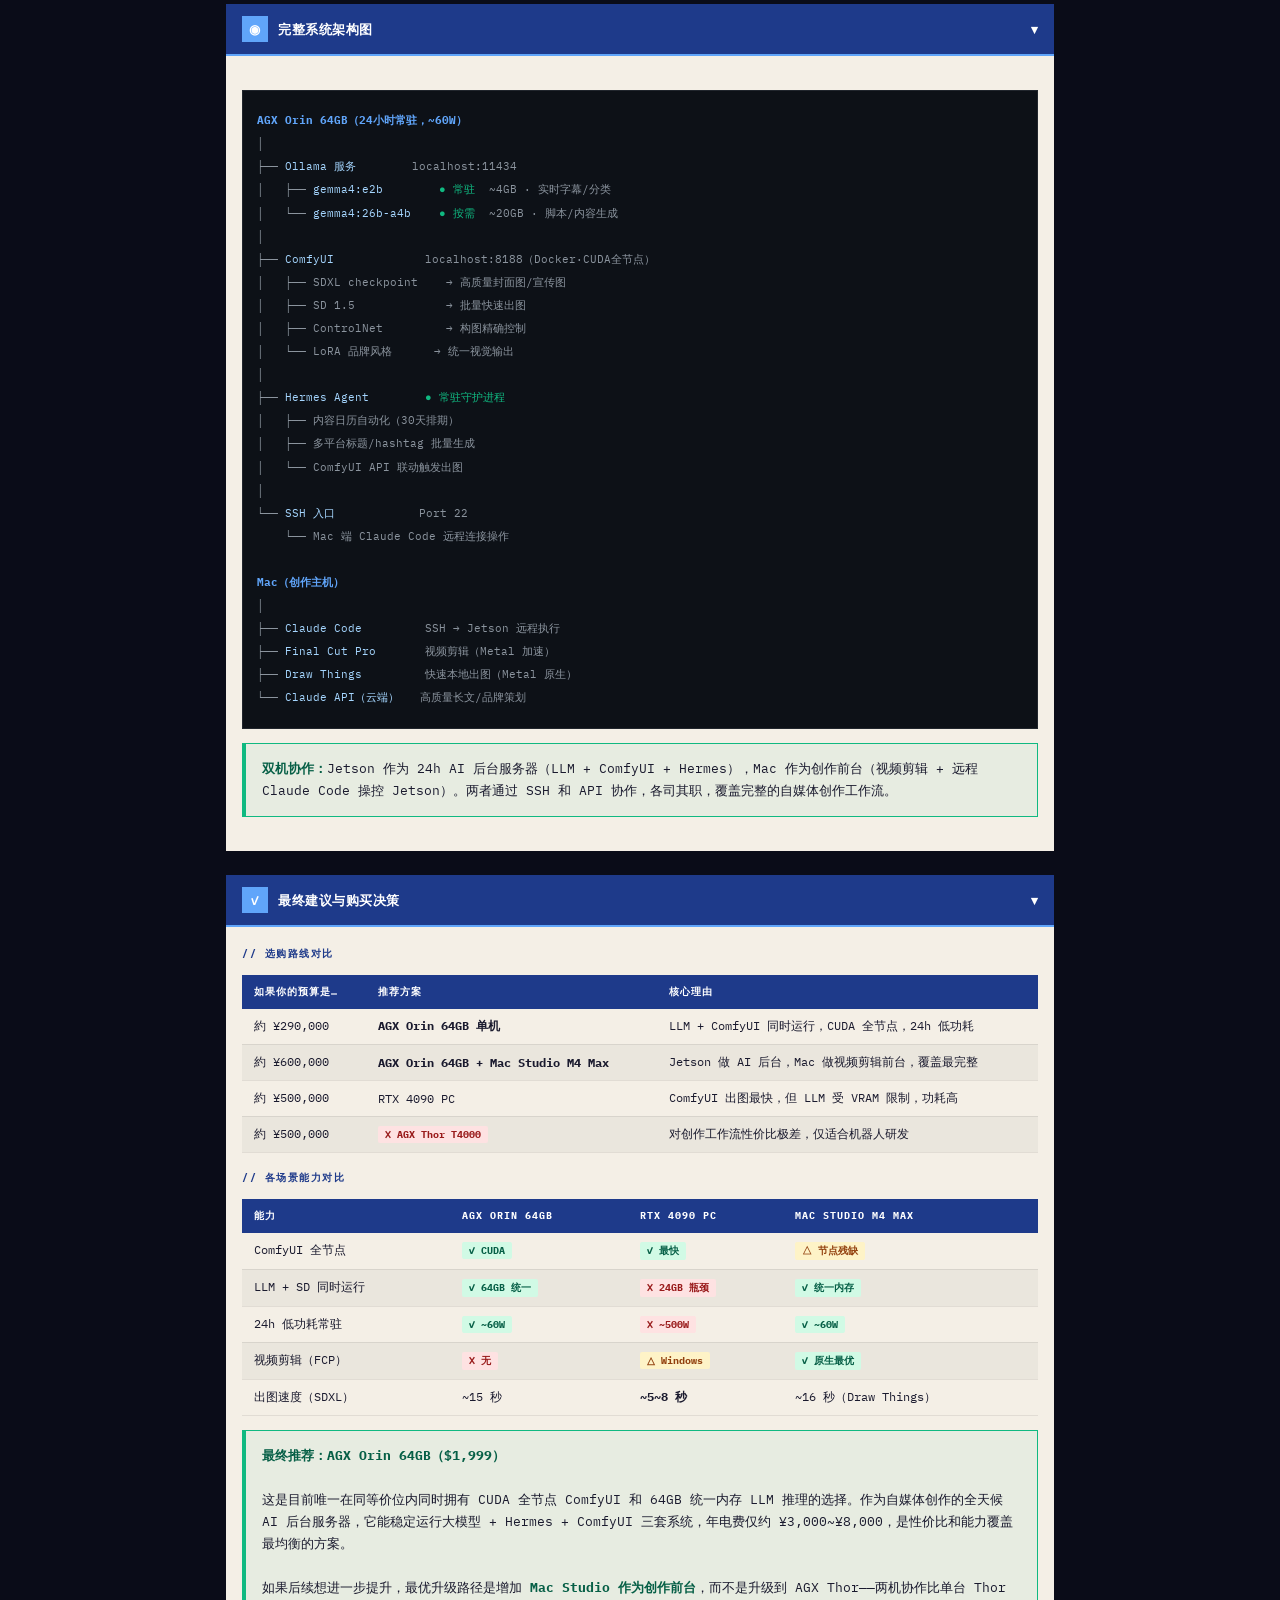
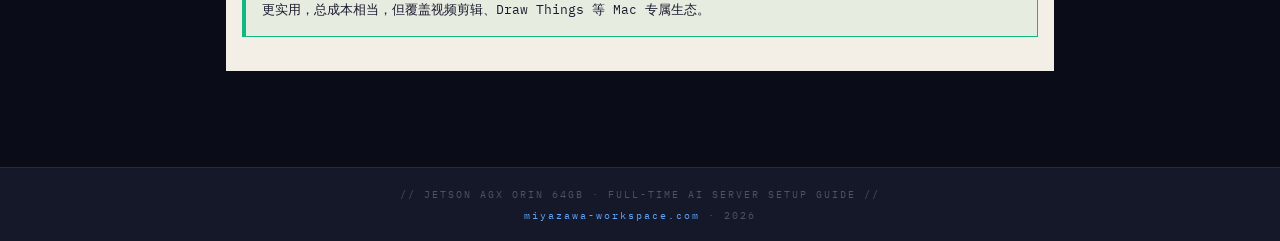
<file: agx-orin/index.html>
<!DOCTYPE html>
<html lang="zh">
<head>
<meta charset="UTF-8">
<meta name="viewport" content="width=device-width, initial-scale=1.0">
<title>AGX Orin × 全天候 AI 服务器 — 落地方案</title>
<link rel="preconnect" href="https://fonts.googleapis.com">
<link href="https://fonts.googleapis.com/css2?family=IBM+Plex+Mono:wght@400;500;600;700&display=swap" rel="stylesheet">
<style>
  :root {
    --bg:        #0a0c18;
    --bg2:       #0f1220;
    --card:      #f4efe6;
    --card-dark: #141829;
    --navy:      #1a3070;
    --navy2:     #1e3a8a;
    --blue:      #2563eb;
    --cyan:      #60a5fa;
    --cyan2:     #93c5fd;
    --orange:    #e86020;
    --amber:     #f59e0b;
    --green:     #10b981;
    --red:       #ef4444;
    --text:      #1a1a2e;
    --muted:     #64748b;
    --mono:      'IBM Plex Mono', monospace;
  }

  *, *::before, *::after { margin:0; padding:0; box-sizing:border-box; }

  html { scroll-behavior: smooth; }

  body {
    background: var(--bg);
    color: var(--card);
    font-family: var(--mono);
    overflow-x: hidden;
    -webkit-text-size-adjust: 100%;
  }

  /* scanline */
  body::before {
    content:'';
    position:fixed; inset:0;
    background: repeating-linear-gradient(0deg,transparent,transparent 2px,rgba(0,0,0,0.04) 2px,rgba(0,0,0,0.04) 4px);
    pointer-events:none; z-index:9999;
  }

  /* ── BACK BUTTON ─────────────────────── */
  .back-btn {
    position: fixed; top: 16px; left: 16px; z-index: 1000;
    display: inline-flex; align-items: center; gap: 6px;
    border: 1px solid var(--cyan); padding: 6px 14px;
    font-family: var(--mono); font-size: 11px; letter-spacing: 1.5px;
    color: var(--cyan); text-decoration: none; text-transform: uppercase;
    background: rgba(13,17,53,.85); backdrop-filter: blur(8px);
    transition: background .2s, color .2s;
    -webkit-tap-highlight-color: transparent;
  }
  .back-btn:hover { background: var(--cyan); color: #0a0c18; }
  .back-btn::before { content: '◂'; font-size: 10px; }

  /* ── HERO ─────────────────────────────── */
  .hero {
    background: linear-gradient(135deg, #0d1535 0%, #1a2d5a 50%, #0f1f3d 100%);
    border-bottom: 2px solid var(--cyan);
    padding: 52px 24px 44px;
    position: relative;
    overflow: hidden;
  }
  .hero::before {
    content:'';
    position:absolute; inset:0;
    background:
      radial-gradient(ellipse at 70% 40%, rgba(96,165,250,0.1) 0%, transparent 55%),
      radial-gradient(ellipse at 20% 80%, rgba(232,96,32,0.06) 0%, transparent 40%),
      repeating-linear-gradient(90deg,transparent,transparent 60px,rgba(255,255,255,0.01) 60px,rgba(255,255,255,0.01) 61px);
    pointer-events:none;
  }
  .hero-inner { position:relative; max-width:860px; margin:0 auto; }

  .hero-chip {
    display:inline-flex; align-items:center; gap:8px;
    border:1px solid var(--cyan); padding:4px 14px;
    font-size:10px; letter-spacing:3px; color:var(--cyan);
    text-transform:uppercase; margin-bottom:20px;
    animation: fadeUp .6s ease both;
  }
  .hero-chip::before { content:'▸'; font-size:12px; }

  .hero h1 {
    font-size: clamp(22px,5vw,44px);
    font-weight:700; line-height:1.1;
    letter-spacing:-1px; color:#fff;
    animation: fadeUp .6s .1s ease both;
  }
  .hero h1 em { color:var(--cyan); font-style:normal; }

  .hero-sub {
    margin-top:14px;
    font-size: clamp(11px,2.5vw,13px);
    color:rgba(255,255,255,.55);
    line-height:1.7;
    animation: fadeUp .6s .2s ease both;
  }

  .hero-tags {
    margin-top:22px; display:flex; flex-wrap:wrap; gap:12px;
    animation: fadeUp .6s .3s ease both;
  }
  .hero-tag {
    font-size:10px; color:rgba(255,255,255,.4);
    border-left:2px solid var(--cyan); padding-left:8px;
    letter-spacing:.5px;
  }

  /* ── CONTAINER ─────────────────────────── */
  .wrap { max-width:860px; margin:0 auto; padding:32px 16px 72px; }

  /* ── TOC ──────────────────────────────── */
  .toc {
    background: var(--card-dark);
    border:1px solid rgba(96,165,250,.18);
    padding:18px 20px; margin-bottom:28px;
    animation: fadeUp .5s ease both;
  }
  .toc-ttl { font-size:10px; letter-spacing:2px; color:var(--cyan); text-transform:uppercase; margin-bottom:12px; }
  .toc-grid { display:grid; grid-template-columns:1fr 1fr; gap:6px; list-style:none; }
  .toc-grid a {
    color:rgba(255,255,255,.45); text-decoration:none; font-size:12px;
    display:flex; align-items:center; gap:6px; padding:3px 0;
    transition:color .2s;
  }
  .toc-grid a:hover, .toc-grid a:active { color:var(--cyan); }
  .toc-grid a::before { content:'▸'; color:var(--cyan); font-size:9px; flex-shrink:0; }

  /* ── SECTION ──────────────────────────── */
  .sec { margin-bottom:24px; animation:fadeUp .5s ease both; }
  .sec:nth-child(1){animation-delay:.05s}
  .sec:nth-child(2){animation-delay:.1s}
  .sec:nth-child(3){animation-delay:.15s}
  .sec:nth-child(4){animation-delay:.2s}
  .sec:nth-child(5){animation-delay:.25s}
  .sec:nth-child(6){animation-delay:.3s}
  .sec:nth-child(7){animation-delay:.35s}

  .sec-hd {
    background:var(--navy2); color:#fff;
    padding:12px 16px;
    display:flex; align-items:center; gap:10px;
    font-size:clamp(11px,2.5vw,13px);
    font-weight:600; letter-spacing:.5px; text-transform:uppercase;
    border-bottom:2px solid var(--cyan);
    cursor:pointer; user-select:none;
    -webkit-tap-highlight-color:transparent;
    transition:background .2s;
  }
  .sec-hd:hover { background:#1e40af; }
  .sec-icon {
    width:26px; height:26px; background:var(--cyan);
    display:flex; align-items:center; justify-content:center;
    font-size:13px; flex-shrink:0;
  }
  .sec-arrow { margin-left:auto; transition:transform .3s; flex-shrink:0; }
  .sec-hd.closed .sec-arrow { transform:rotate(-90deg); }

  .sec-bd {
    background:var(--card); color:var(--text);
    padding:20px 16px;
    transition:max-height .4s ease, padding .3s;
    overflow:hidden;
  }
  .sec-bd.closed { max-height:0!important; padding-top:0; padding-bottom:0; }

  /* ── TYPOGRAPHY in cards ─────────────── */
  .lbl {
    display:block; font-size:10px; letter-spacing:1.5px;
    text-transform:uppercase; color:var(--navy2); font-weight:700;
    margin:18px 0 8px;
  }
  .lbl:first-child { margin-top:0; }
  p { font-size:13px; line-height:1.75; color:var(--text); margin:8px 0; }

  /* ── BOXES ───────────────────────────── */
  .box-info {
    border:1px solid var(--cyan); border-left:4px solid var(--cyan);
    background:rgba(96,165,250,.06);
    padding:14px 16px; margin:14px 0;
    font-size:13px; line-height:1.7; color:var(--text);
  }
  .box-info strong { color:var(--navy2); }

  .box-warn {
    border:1px solid var(--amber); border-left:4px solid var(--amber);
    background:rgba(245,158,11,.06);
    padding:14px 16px; margin:14px 0;
    font-size:13px; line-height:1.7; color:var(--text);
  }
  .box-warn strong { color:#92400e; }

  .box-ok {
    border:1px solid var(--green); border-left:4px solid var(--green);
    background:rgba(16,185,129,.06);
    padding:14px 16px; margin:14px 0;
    font-size:13px; line-height:1.7; color:var(--text);
  }
  .box-ok strong { color:#065f46; }

  /* ── TABLE ───────────────────────────── */
  .tw { overflow-x:auto; -webkit-overflow-scrolling:touch; margin:14px 0; }
  table { width:100%; min-width:460px; border-collapse:collapse; font-size:12px; font-family:var(--mono); }
  th {
    background:var(--navy2); color:#fff;
    padding:10px 12px; text-align:left;
    font-size:10px; letter-spacing:1px; text-transform:uppercase; white-space:nowrap;
  }
  td { padding:9px 12px; border-bottom:1px solid rgba(0,0,0,.08); vertical-align:middle; }
  tr:nth-child(even) td { background:rgba(0,0,0,.04); }
  tr:hover td { background:rgba(30,58,138,.07); }

  .badge {
    display:inline-block; padding:2px 7px;
    font-size:10px; font-weight:700; border-radius:2px; white-space:nowrap;
  }
  .b-green  { background:#d1fae5; color:#065f46; }
  .b-blue   { background:#dbeafe; color:#1e40af; }
  .b-yellow { background:#fef3c7; color:#92400e; }
  .b-red    { background:#fee2e2; color:#991b1b; }
  .b-gray   { background:#f1f5f9; color:#475569; }

  /* ── BULLET LIST ──────────────────────── */
  .blist { list-style:none; margin:10px 0; }
  .blist li {
    padding:8px 0 8px 22px; position:relative;
    border-bottom:1px solid rgba(0,0,0,.06);
    font-size:13px; line-height:1.65; color:var(--text);
  }
  .blist li:last-child { border-bottom:none; }
  .blist li::before { content:'→'; position:absolute; left:0; color:var(--navy2); font-weight:700; }

  /* ── CODE BLOCK ───────────────────────── */
  .code {
    background:#0d1117; border:1px solid #21262d;
    border-left:3px solid var(--cyan);
    padding:16px; margin:14px 0;
    overflow-x:auto; -webkit-overflow-scrolling:touch;
    font-family:var(--mono); font-size:12px;
    line-height:1.85; color:#e6edf3; white-space:pre;
  }
  .cm { color:#8b949e; }
  .ck { color:#79c0ff; }
  .cs { color:#a8d5a2; }
  .cc { color:var(--cyan); }

  /* ── ARCH DIAGRAM ─────────────────────── */
  .arch {
    background:#0d1117; border:1px solid #21262d;
    padding:18px 14px; margin:14px 0;
    font-family:var(--mono); font-size:11px;
    color:#e6edf3; line-height:2.1;
    overflow-x:auto; -webkit-overflow-scrolling:touch; white-space:pre;
  }
  .a-title { color:var(--cyan); font-weight:700; }
  .a-node  { color:#a5d6ff; }
  .a-arrow { color:#8b949e; }
  .a-desc  { color:#8b949e; }
  .a-ok    { color:var(--green); }

  /* ── MEMORY BAR ───────────────────────── */
  .mem-row {
    display:flex; align-items:center; gap:8px; margin:8px 0; font-size:11px;
  }
  .mem-label { width:130px; flex-shrink:0; font-weight:600; color:var(--text); line-height:1.35; font-size:11px; }
  .mem-bar-wrap {
    flex:1; height:20px; background:rgba(0,0,0,.1);
    border:1px solid rgba(0,0,0,.12); position:relative; overflow:hidden; min-width:60px;
  }
  .mem-bar {
    height:100%; transition:width 1.2s cubic-bezier(.16,1,.3,1);
    display:flex; align-items:center; padding-left:6px;
    font-size:10px; color:rgba(255,255,255,.8); font-weight:600;
  }
  .m-llm   { background:#2563eb; }
  .m-sd    { background:#10b981; }
  .m-sys   { background:#6b7280; }
  .m-free  { background:rgba(96,165,250,.25); border-left:2px dashed var(--cyan); }
  .mem-val { width:60px; text-align:right; flex-shrink:0; font-weight:700; color:var(--text); font-size:12px; }

  /* ── STEP CARD ───────────────────────── */
  .step-num {
    display:inline-flex; align-items:center; justify-content:center;
    width:22px; height:22px; background:var(--navy2); color:#fff;
    font-size:11px; font-weight:700; flex-shrink:0; margin-right:8px;
  }

  /* ── PRODUCT CARD ─────────────────────── */
  .cards { display:grid; grid-template-columns:repeat(auto-fit,minmax(200px,1fr)); gap:12px; margin:14px 0; }
  .pcard {
    background:var(--card-dark); border:1px solid rgba(96,165,250,.15);
    padding:16px; position:relative;
  }
  .pcard.rec { border-color:var(--cyan); }
  .pcard.rec::before {
    content:'推荐'; position:absolute; top:-1px; right:12px;
    background:var(--cyan); color:#fff;
    font-size:9px; font-weight:700; letter-spacing:1px; padding:2px 8px;
  }
  .pcard-name { font-size:13px; font-weight:700; color:var(--cyan); margin-bottom:10px; }
  .pcard-spec { font-size:11px; color:rgba(255,255,255,.55); line-height:1.9; }
  .pcard-spec span { color:rgba(255,255,255,.85); }
  .pcard-price { margin-top:12px; font-size:14px; font-weight:700; color:#fff; }
  .pcard-note { font-size:10px; color:rgba(255,255,255,.4); margin-top:4px; }

  /* ── FOOTER ───────────────────────────── */
  .footer {
    background:var(--card-dark); border-top:1px solid rgba(96,165,250,.15);
    padding:20px 16px; text-align:center;
    font-size:10px; color:rgba(255,255,255,.25);
    letter-spacing:2px; font-family:var(--mono);
  }
  .footer em { color:var(--cyan); font-style:normal; }

  /* ── ANIMATIONS ─────────────────────── */
  @keyframes fadeUp {
    from { opacity:0; transform:translateY(10px); }
    to   { opacity:1; transform:translateY(0); }
  }

  /* ── MOBILE ──────────────────────────── */
  @media(max-width:520px){
    .hero { padding:36px 16px 32px; }
    .toc-grid { grid-template-columns:1fr; }
    .wrap { padding:20px 12px 56px; }
    .sec-bd { padding:16px 12px; }
    .sec-hd { font-size:11px; padding:11px 12px; }
    .code, .arch { font-size:11px; padding:12px; }
    td, th { padding:8px 10px; }
    .mem-label { width:100px; font-size:10px; }
    .cards { grid-template-columns:1fr; }
    p, .blist li { font-size:12px; }
  }
</style>
</head>
<body>

<a href="/" class="back-btn">Home</a>

<!-- ── HERO ── -->
<div class="hero">
  <div class="hero-inner">
    <div class="hero-chip">Edge AI Server Setup Guide</div>
    <h1>JETSON AGX ORIN<br><em>全天候 AI 服务器</em> 落地方案</h1>
    <div class="hero-sub">
      大模型推理 · Hermes Agent · ComfyUI / Stable Diffusion<br>
      CUDA 原生 · 统一内存 · 低功耗 24h 常驻 · 自媒体创作工作流
    </div>
    <div class="hero-tags">
      <div class="hero-tag">CUDA Native · Full ComfyUI</div>
      <div class="hero-tag">64GB Unified Memory</div>
      <div class="hero-tag">15~60W Always-On</div>
      <div class="hero-tag">Updated May 2026</div>
      <div class="hero-tag">@Miyazawa</div>
    </div>
  </div>
</div>

<!-- ── MAIN ── -->
<div class="wrap">

  <!-- TOC -->
  <div class="toc">
    <div class="toc-ttl">// 目录导航</div>
    <ul class="toc-grid">
      <li><a href="#why">为什么不选 32GB</a></li>
      <li><a href="#lineup">产品线完整对比</a></li>
      <li><a href="#value">Jetson 的独特价值</a></li>
      <li><a href="#memory">内存分配方案</a></li>
      <li><a href="#install">软件安装步骤</a></li>
      <li><a href="#workflow">Claude Code 工作流</a></li>
      <li><a href="#arch-sec">完整架构图</a></li>
      <li><a href="#rec">最终建议</a></li>
    </ul>
  </div>

  <!-- ── 1: WHY NOT 32GB ── -->
  <div class="sec" id="why">
    <div class="sec-hd" onclick="tog(this)">
      <div class="sec-icon">⚠</div>
      为什么 AGX Orin 32GB 不够用？
      <span class="sec-arrow">▾</span>
    </div>
    <div class="sec-bd">
      <div class="box-warn">
        <strong>核心问题：</strong>32GB 统一内存在同时运行大模型 + ComfyUI 时会直接溢出。Jetson 的 CPU 与 GPU 共享同一块内存池，两个任务的内存需求相加后超出上限，系统会开始频繁 swap，性能断崖式下跌。
      </div>

      <span class="lbl">// 32GB 内存实际分配压力</span>
      <div class="mem-row">
        <div class="mem-label">Gemma 4 26B MoE<br><small style="color:#888;font-size:9px">主力 LLM</small></div>
        <div class="mem-bar-wrap"><div class="mem-bar m-llm" data-w="62%" style="width:0%">~20GB</div></div>
        <div class="mem-val">20 GB</div>
      </div>
      <div class="mem-row">
        <div class="mem-label">SDXL（ComfyUI）<br><small style="color:#888;font-size:9px">图像生成</small></div>
        <div class="mem-bar-wrap"><div class="mem-bar m-sd" data-w="28%" style="width:0%">~9GB</div></div>
        <div class="mem-val">9 GB</div>
      </div>
      <div class="mem-row">
        <div class="mem-label">系统 + Hermes<br><small style="color:#888;font-size:9px">OS 开销</small></div>
        <div class="mem-bar-wrap"><div class="mem-bar m-sys" data-w="12%" style="width:0%">~4GB</div></div>
        <div class="mem-val">4 GB</div>
      </div>
      <div class="mem-row">
        <div class="mem-label">合计需求</div>
        <div class="mem-bar-wrap"><div class="mem-bar" style="width:100%;background:#ef4444;">⚠ 超出 32GB 上限</div></div>
        <div class="mem-val" style="color:#ef4444;font-weight:700;">33 GB</div>
      </div>

      <div class="box-warn" style="margin-top:16px">
        <strong>直接结论：</strong>AGX Orin 32GB 只适合单模型场景——要么跑 LLM，要么跑 ComfyUI，无法稳定同时运行。作为全天候 AI 服务器主力机，32GB 是错误的选择。
      </div>
    </div>
  </div>

  <!-- ── 2: PRODUCT LINEUP ── -->
  <div class="sec" id="lineup">
    <div class="sec-hd" onclick="tog(this)">
      <div class="sec-icon">◈</div>
      Jetson 产品线完整对比
      <span class="sec-arrow">▾</span>
    </div>
    <div class="sec-bd">

      <div class="cards">
        <div class="pcard">
          <div class="pcard-name">AGX Orin 32GB</div>
          <div class="pcard-spec">
            内存 <span>32GB</span><br>
            算力 <span>200 TOPS</span><br>
            功耗 <span>15~40W</span><br>
            存储 <span>32GB eMMC</span>
          </div>
          <div class="pcard-price">~$999</div>
          <div class="pcard-note">❌ 多任务内存不足</div>
        </div>
        <div class="pcard rec">
          <div class="pcard-name">AGX Orin 64GB</div>
          <div class="pcard-spec">
            内存 <span>64GB 256-bit</span><br>
            带宽 <span>204.8 GB/s</span><br>
            算力 <span>275 TOPS</span><br>
            功耗 <span>15~60W</span>
          </div>
          <div class="pcard-price">$1,999</div>
          <div class="pcard-note">✅ LLM + ComfyUI 同时运行</div>
        </div>
        <div class="pcard">
          <div class="pcard-name">AGX Thor T4000</div>
          <div class="pcard-spec">
            内存 <span>64GB LPDDR5X</span><br>
            带宽 <span>273 GB/s</span><br>
            算力 <span>1200 FP4 TFLOPS</span><br>
            功耗 <span>40~70W</span>
          </div>
          <div class="pcard-price">~$3,500</div>
          <div class="pcard-note">⚠ 对创作场景性价比极差</div>
        </div>
        <div class="pcard">
          <div class="pcard-name">AGX Thor T5000</div>
          <div class="pcard-spec">
            内存 <span>128GB LPDDR5X</span><br>
            带宽 <span>高</span><br>
            算力 <span>2070 FP4 TFLOPS</span><br>
            功耗 <span>60~130W</span>
          </div>
          <div class="pcard-price">更高</div>
          <div class="pcard-note">机器人 / 物理 AI 专用</div>
        </div>
      </div>

      <span class="lbl">// 性能参数横向比较</span>
      <div class="tw">
        <table>
          <thead>
            <tr><th>设备</th><th>内存</th><th>LLM 推理速度</th><th>ComfyUI 支持</th><th>功耗</th><th>定位</th></tr>
          </thead>
          <tbody>
            <tr><td>AGX Orin 32GB</td><td>32GB</td><td>~25 t/s（13B）</td><td><span class="badge b-yellow">单独运行</span></td><td>15~40W</td><td>单模型</td></tr>
            <tr><td><strong>AGX Orin 64GB</strong></td><td><strong>64GB</strong></td><td><strong>~40 t/s（20B）</strong></td><td><span class="badge b-green">LLM 同时运行 ✓</span></td><td><strong>15~60W</strong></td><td><strong>推荐</strong></td></tr>
            <tr><td>AGX Thor T4000</td><td>64GB</td><td>~57 t/s（+42%）</td><td><span class="badge b-green">✓</span></td><td>40~70W</td><td>机器人 AI</td></tr>
            <tr><td>AGX Thor T5000</td><td>128GB</td><td>极快</td><td><span class="badge b-green">✓</span></td><td>60~130W</td><td>100B+ 模型</td></tr>
          </tbody>
        </table>
      </div>

      <div class="box-warn">
        <strong>⚠ 关于 AGX Thor 的真实情况：</strong>Thor 比 Orin 64GB 在 LLM 推理上快约 42%，主要来自内存带宽提升（273 vs 204.8 GB/s），而非 FP4 算力优势——因为当前 Ollama/llama.cpp 走 CUDA/cuBLAS 路径，Thor 的 Transformer Engine 并不完全激活。花 $1,500 多换来 42% 速度提升，对创作型工作流性价比极差。
      </div>
    </div>
  </div>

  <!-- ── 3: UNIQUE VALUE ── -->
  <div class="sec" id="value">
    <div class="sec-hd" onclick="tog(this)">
      <div class="sec-icon">★</div>
      Jetson AGX 的不可替代优势
      <span class="sec-arrow">▾</span>
    </div>
    <div class="sec-bd">
      <p>Jetson AGX Orin 64GB 是目前市场上唯一同时满足以下三点的设备：</p>

      <span class="lbl">// 三重优势叠加</span>
      <ul class="blist">
        <li><strong>CUDA 原生 + ComfyUI 全节点</strong>：不像 Mac 只能走 MPS 残缺版，AGX Orin 有完整 CUDA 支持，ComfyUI 所有 Custom Nodes（ControlNet、AnimateDiff、IPAdapter 等）全部可用，是真正的 ComfyUI 主力机</li>
        <li><strong>统一内存无 VRAM 瓶颈</strong>：不像 RTX 4090 受限于 24GB 独立显存，64GB 统一内存可让 LLM + ComfyUI 真正同时运行，不需要频繁卸载模型</li>
        <li><strong>低功耗全天候常驻</strong>：15~60W 功耗，24 小时开机年电费约 ¥3,000~¥8,000（vs RTX 4090 整机约 ¥50,000+），适合作为永远在线的私有 AI 服务器</li>
      </ul>

      <span class="lbl">// 与其他方案对比</span>
      <div class="tw">
        <table>
          <thead>
            <tr><th>方案</th><th>CUDA ComfyUI</th><th>LLM 同时跑</th><th>功耗</th><th>价格</th></tr>
          </thead>
          <tbody>
            <tr><td>RTX 4090 PC</td><td><span class="badge b-green">✓ 最快</span></td><td><span class="badge b-red">❌ VRAM 24GB 瓶颈</span></td><td>~500W</td><td>~¥500,000</td></tr>
            <tr><td>Mac Studio M4 Max 64GB</td><td><span class="badge b-yellow">△ MPS 残缺</span></td><td><span class="badge b-green">✓ 统一内存</span></td><td>~60W</td><td>~¥350,000</td></tr>
            <tr><td><strong>AGX Orin 64GB</strong></td><td><span class="badge b-green">✓ CUDA 全节点</span></td><td><span class="badge b-green">✓ 64GB 统一内存</span></td><td><strong>~60W</strong></td><td><strong>~¥290,000</strong></td></tr>
          </tbody>
        </table>
      </div>

      <div class="box-ok">
        <strong>结论：</strong>AGX Orin 64GB 是三个方案里唯一同时具备 CUDA 全节点 ComfyUI 和统一内存 LLM 推理的选择，而且价格最低、功耗最小。这是它作为全天候 AI 服务器的核心理由。
      </div>
    </div>
  </div>

  <!-- ── 4: MEMORY ALLOCATION ── -->
  <div class="sec" id="memory">
    <div class="sec-hd" onclick="tog(this)">
      <div class="sec-icon">▦</div>
      64GB 内存分配方案
      <span class="sec-arrow">▾</span>
    </div>
    <div class="sec-bd">
      <div class="box-info">
        <strong>策略：</strong>LLM 推理（Ollama）与 ComfyUI 共享 64GB 统一内存池。通过分层模型策略，常驻小模型处理实时任务，大模型按需加载，预留充足 buffer 给 ComfyUI 图像生成。
      </div>

      <span class="lbl">// 内存分配可视化</span>

      <div class="mem-row">
        <div class="mem-label">Gemma 4 26B MoE<br><small style="color:#888;font-size:9px">主力 LLM</small></div>
        <div class="mem-bar-wrap"><div class="mem-bar m-llm" data-w="31%" style="width:0%">20GB</div></div>
        <div class="mem-val">20 GB</div>
      </div>
      <div class="mem-row">
        <div class="mem-label">Gemma 4 E2B<br><small style="color:#888;font-size:9px">快速分类</small></div>
        <div class="mem-bar-wrap"><div class="mem-bar m-llm" data-w="6%" style="width:0%;opacity:.7">4G</div></div>
        <div class="mem-val">4 GB</div>
      </div>
      <div class="mem-row">
        <div class="mem-label">SDXL（ComfyUI）<br><small style="color:#888;font-size:9px">高质量出图</small></div>
        <div class="mem-bar-wrap"><div class="mem-bar m-sd" data-w="14%" style="width:0%">9GB</div></div>
        <div class="mem-val">9 GB</div>
      </div>
      <div class="mem-row">
        <div class="mem-label">SD 1.5（ComfyUI）<br><small style="color:#888;font-size:9px">批量快速</small></div>
        <div class="mem-bar-wrap"><div class="mem-bar m-sd" data-w="6%" style="width:0%;opacity:.7">4G</div></div>
        <div class="mem-val">4 GB</div>
      </div>
      <div class="mem-row">
        <div class="mem-label">Hermes + 系统<br><small style="color:#888;font-size:9px">OS 开销</small></div>
        <div class="mem-bar-wrap"><div class="mem-bar m-sys" data-w="6%" style="width:0%">4G</div></div>
        <div class="mem-val">4 GB</div>
      </div>
      <div class="mem-row">
        <div class="mem-label">剩余可用<br><small style="color:#888;font-size:9px">Buffer</small></div>
        <div class="mem-bar-wrap"><div class="mem-bar m-free" data-w="36%" style="width:0%">充裕</div></div>
        <div class="mem-val" style="color:var(--navy2);">23 GB</div>
      </div>

      <p style="font-size:11px;color:var(--muted);margin-top:12px">注：SDXL 和 SD 1.5 不同时加载，按任务切换；大模型（26B）在图像生成密集期可卸载，E2B 常驻负责实时任务。</p>

      <span class="lbl">// 推荐模型组合</span>
      <div class="tw">
        <table>
          <thead>
            <tr><th>模型</th><th>参数量</th><th>内存</th><th>推理速度</th><th>用途</th></tr>
          </thead>
          <tbody>
            <tr><td><strong>Gemma 4 26B MoE</strong></td><td>激活 3.8B</td><td>~20GB</td><td>~40 t/s</td><td>脚本创作、内容生成 ⭐</td></tr>
            <tr><td>Gemma 4 E2B</td><td>2.3B</td><td>~4GB</td><td>~95 t/s</td><td>实时字幕、消息分类</td></tr>
            <tr><td>DeepSeek R1 8B（备选）</td><td>8B</td><td>~5GB</td><td>~50 t/s</td><td>强推理任务</td></tr>
          </tbody>
        </table>
      </div>
    </div>
  </div>

  <!-- ── 5: INSTALL ── -->
  <div class="sec" id="install">
    <div class="sec-hd" onclick="tog(this)">
      <div class="sec-icon">⚙</div>
      软件安装步骤（JetPack 6.x）
      <span class="sec-arrow">▾</span>
    </div>
    <div class="sec-bd">

      <div class="box-warn">
        <strong>⚠ 前提：</strong>确认系统为 JetPack 6.x（基于 Ubuntu 22.04），内核 5.15，预装 CUDA 12.x。运行 <code style="background:rgba(0,0,0,.1);padding:1px 5px;">jetson_release</code> 确认版本后再继续。
      </div>

      <span class="lbl">// Step 1 — 确认环境</span>
      <div class="code"><span class="cm"># 查看 JetPack 版本</span>
<span class="cc">jetson_release</span>

<span class="cm"># 确认 CUDA 可用</span>
<span class="cc">nvcc --version</span>
<span class="cc">nvidia-smi</span>

<span class="cm"># 确认内存（应显示约 64GB）</span>
<span class="cc">free -h</span></div>

      <span class="lbl">// Step 2 — 安装 Ollama（ARM64 + CUDA 自动识别）</span>
      <div class="code"><span class="cm"># 一键安装，自动识别 Jetson CUDA 环境</span>
<span class="cc">curl -fsSL https://ollama.com/install.sh | sh</span>

<span class="cm"># 下载模型</span>
<span class="cc">ollama pull gemma4:e2b</span>        <span class="cm"># 4GB 常驻快速层</span>
<span class="cc">ollama pull gemma4:26b-a4b</span>    <span class="cm"># 20GB 主力生成层 ⭐</span>

<span class="cm"># 测试推理</span>
<span class="cc">ollama run gemma4:26b-a4b "你好，测试一下推理速度"</span></div>

      <span class="lbl">// Step 3 — ComfyUI（官方 Jetson Docker 镜像）</span>
      <div class="code"><span class="cm"># 使用 dustynv 官方镜像，最省事，CUDA 全支持</span>
<span class="cc">sudo docker run --runtime nvidia \
  --name comfyui \
  -p 8188:8188 \
  -v ~/comfyui-data:/data \
  --restart unless-stopped \
  dustynv/comfyui:r36.4.0</span>

<span class="cm"># 浏览器访问</span>
<span class="cm"># http://jetson-ip:8188</span>

<span class="cm"># 模型放置路径</span>
<span class="cm"># ~/comfyui-data/models/checkpoints/  ← checkpoint</span>
<span class="cm"># ~/comfyui-data/models/loras/        ← LoRA</span></div>

      <span class="lbl">// Step 4 — Hermes Agent</span>
      <div class="code"><span class="cm"># 安装依赖</span>
<span class="cc">pip3 install hermes-agent --break-system-packages</span>

<span class="cm"># 配置连接本地 Ollama</span>
<span class="cc">cat > ~/.hermes/config.yaml << 'EOF'</span>
<span class="ck">llm:</span>
  <span class="ck">provider:</span> <span class="cs">"ollama"</span>
  <span class="ck">endpoint:</span> <span class="cs">"http://localhost:11434"</span>
  <span class="ck">model:</span> <span class="cs">"gemma4:26b-a4b"</span>
<span class="ck">routing:</span>
  <span class="ck">fast:</span>    <span class="cs">"gemma4:e2b"</span>
  <span class="ck">primary:</span> <span class="cs">"gemma4:26b-a4b"</span>
<span class="cc">EOF</span>

<span class="cm"># 后台常驻启动</span>
<span class="cc">hermes gateway start --daemon</span></div>

      <span class="lbl">// Step 5 — 开机自启（systemd）</span>
      <div class="code"><span class="cm"># Ollama 已自动注册为 systemd 服务</span>
<span class="cc">sudo systemctl enable ollama</span>
<span class="cc">sudo systemctl start ollama</span>

<span class="cm"># ComfyUI Docker 设置为开机自启</span>
<span class="cc">sudo docker update --restart unless-stopped comfyui</span>

<span class="cm"># Hermes 注册为服务（可选）</span>
<span class="cc">sudo systemctl enable hermes</span></div>

    </div>
  </div>

  <!-- ── 6: CLAUDE CODE WORKFLOW ── -->
  <div class="sec" id="workflow">
    <div class="sec-hd" onclick="tog(this)">
      <div class="sec-icon">✦</div>
      Claude Code + 本地模型工作流整合
      <span class="sec-arrow">▾</span>
    </div>
    <div class="sec-bd">
      <p>Claude Code 通过 SSH 从 Mac 远程连接 Jetson，在 Jetson 本地执行任务。本地模型（Ollama）和 ComfyUI 作为 API 端点，被 Claude Code 编写的自动化脚本调用。</p>

      <span class="lbl">// 远程连接方式</span>
      <div class="code"><span class="cm"># Mac 端：SSH 连接 Jetson</span>
<span class="cc">ssh miyazawa@192.168.x.x</span>

<span class="cm"># 或使用 VS Code Remote SSH 插件</span>
<span class="cm"># 连接后在 Jetson 上启动 Claude Code</span>
<span class="cc">claude</span></div>

      <span class="lbl">// Hermes → Ollama → ComfyUI 联动示例</span>
      <div class="code"><span class="cm">#!/usr/bin/env python3</span>
<span class="cm"># 自媒体内容自动化：脚本生成 → 配图生成</span>

<span class="cc">import requests, json</span>

<span class="cm"># Step 1: 调用本地 Ollama 生成视频脚本关键画面描述</span>
<span class="cc">resp = requests.post("http://localhost:11434/api/generate",
    json={
        "model": "gemma4:26b-a4b",
        "prompt": "为以下主题生成3个关键画面的英文描述: AI边缘计算",
        "stream": False
    })</span>
<span class="cc">descriptions = resp.json()["response"]</span>

<span class="cm"># Step 2: 将描述传入 ComfyUI 触发图像生成</span>
<span class="cc">workflow = load_workflow("sdxl_base.json")
workflow["prompt_node"]["inputs"]["text"] = descriptions

comfy_resp = requests.post("http://localhost:8188/prompt",
    json={"prompt": workflow})</span>

<span class="cm"># Step 3: 等待生成完成，下载图片</span>
<span class="cc">job_id = comfy_resp.json()["prompt_id"]
print(f"生成任务已提交: {job_id}")</span></div>

      <span class="lbl">// 典型自动化场景</span>
      <ul class="blist">
        <li><strong>封面图批量生产</strong>：Hermes 接收标题列表 → Ollama 生成画面描述 → ComfyUI 批量出图 → 自动整理到素材库</li>
        <li><strong>视频脚本 + 分镜图</strong>：Claude Code 调用 26B 模型生成完整脚本，同时触发 ComfyUI 为每个关键帧生成配图</li>
        <li><strong>内容日历自动化</strong>：每天定时运行，拉取热点 → 生成 7 天发布计划 → 配套图片全部生成完毕</li>
        <li><strong>直播素材准备</strong>：开播前 30 分钟，Hermes 自动生成当天话题卡片图、背景图各 5 套备用</li>
        <li><strong>LoRA 风格一键应用</strong>：自定义 LoRA 品牌风格已训练完毕，Claude Code 脚本一键调用生成统一视觉风格的系列图</li>
      </ul>

    </div>
  </div>

  <!-- ── 7: ARCH DIAGRAM ── -->
  <div class="sec" id="arch-sec">
    <div class="sec-hd" onclick="tog(this)">
      <div class="sec-icon">◉</div>
      完整系统架构图
      <span class="sec-arrow">▾</span>
    </div>
    <div class="sec-bd">

      <div class="arch"><span class="a-title">AGX Orin 64GB（24小时常驻，~60W）</span>
<span class="a-arrow">│</span>
<span class="a-arrow">├──</span> <span class="a-node">Ollama 服务</span>        <span class="a-desc">localhost:11434</span>
<span class="a-arrow">│   ├──</span> <span class="a-node">gemma4:e2b</span>        <span class="a-ok">● 常驻</span>  <span class="a-desc">~4GB · 实时字幕/分类</span>
<span class="a-arrow">│   └──</span> <span class="a-node">gemma4:26b-a4b</span>    <span class="a-ok">● 按需</span>  <span class="a-desc">~20GB · 脚本/内容生成</span>
<span class="a-arrow">│</span>
<span class="a-arrow">├──</span> <span class="a-node">ComfyUI</span>             <span class="a-desc">localhost:8188（Docker·CUDA全节点）</span>
<span class="a-arrow">│   ├──</span> <span class="a-desc">SDXL checkpoint    → 高质量封面图/宣传图</span>
<span class="a-arrow">│   ├──</span> <span class="a-desc">SD 1.5             → 批量快速出图</span>
<span class="a-arrow">│   ├──</span> <span class="a-desc">ControlNet         → 构图精确控制</span>
<span class="a-arrow">│   └──</span> <span class="a-desc">LoRA 品牌风格      → 统一视觉输出</span>
<span class="a-arrow">│</span>
<span class="a-arrow">├──</span> <span class="a-node">Hermes Agent</span>        <span class="a-ok">● 常驻守护进程</span>
<span class="a-arrow">│   ├──</span> <span class="a-desc">内容日历自动化（30天排期）</span>
<span class="a-arrow">│   ├──</span> <span class="a-desc">多平台标题/hashtag 批量生成</span>
<span class="a-arrow">│   └──</span> <span class="a-desc">ComfyUI API 联动触发出图</span>
<span class="a-arrow">│</span>
<span class="a-arrow">└──</span> <span class="a-node">SSH 入口</span>            <span class="a-desc">Port 22</span>
    <span class="a-arrow">└──</span> <span class="a-desc">Mac 端 Claude Code 远程连接操作</span>

<span class="a-title">Mac（创作主机）</span>
<span class="a-arrow">│</span>
<span class="a-arrow">├──</span> <span class="a-node">Claude Code</span>         <span class="a-desc">SSH → Jetson 远程执行</span>
<span class="a-arrow">├──</span> <span class="a-node">Final Cut Pro</span>       <span class="a-desc">视频剪辑（Metal 加速）</span>
<span class="a-arrow">├──</span> <span class="a-node">Draw Things</span>         <span class="a-desc">快速本地出图（Metal 原生）</span>
<span class="a-arrow">└──</span> <span class="a-node">Claude API（云端）</span>   <span class="a-desc">高质量长文/品牌策划</span></div>

      <div class="box-ok">
        <strong>双机协作：</strong>Jetson 作为 24h AI 后台服务器（LLM + ComfyUI + Hermes），Mac 作为创作前台（视频剪辑 + 远程 Claude Code 操控 Jetson）。两者通过 SSH 和 API 协作，各司其职，覆盖完整的自媒体创作工作流。
      </div>
    </div>
  </div>

  <!-- ── 8: RECOMMENDATION ── -->
  <div class="sec" id="rec">
    <div class="sec-hd" onclick="tog(this)">
      <div class="sec-icon">✓</div>
      最终建议与购买决策
      <span class="sec-arrow">▾</span>
    </div>
    <div class="sec-bd">

      <span class="lbl">// 选购路线对比</span>
      <div class="tw">
        <table>
          <thead>
            <tr><th>如果你的预算是…</th><th>推荐方案</th><th>核心理由</th></tr>
          </thead>
          <tbody>
            <tr><td>約 ¥290,000</td><td><strong>AGX Orin 64GB 单机</strong></td><td>LLM + ComfyUI 同时运行，CUDA 全节点，24h 低功耗</td></tr>
            <tr><td>約 ¥600,000</td><td><strong>AGX Orin 64GB + Mac Studio M4 Max</strong></td><td>Jetson 做 AI 后台，Mac 做视频剪辑前台，覆盖最完整</td></tr>
            <tr><td>約 ¥500,000</td><td>RTX 4090 PC</td><td>ComfyUI 出图最快，但 LLM 受 VRAM 限制，功耗高</td></tr>
            <tr><td>約 ¥500,000</td><td><span class="badge b-red">❌ AGX Thor T4000</span></td><td>对创作工作流性价比极差，仅适合机器人研发</td></tr>
          </tbody>
        </table>
      </div>

      <span class="lbl">// 各场景能力对比</span>
      <div class="tw">
        <table>
          <thead>
            <tr><th>能力</th><th>AGX Orin 64GB</th><th>RTX 4090 PC</th><th>Mac Studio M4 Max</th></tr>
          </thead>
          <tbody>
            <tr><td>ComfyUI 全节点</td><td><span class="badge b-green">✓ CUDA</span></td><td><span class="badge b-green">✓ 最快</span></td><td><span class="badge b-yellow">△ 节点残缺</span></td></tr>
            <tr><td>LLM + SD 同时运行</td><td><span class="badge b-green">✓ 64GB 统一</span></td><td><span class="badge b-red">❌ 24GB 瓶颈</span></td><td><span class="badge b-green">✓ 统一内存</span></td></tr>
            <tr><td>24h 低功耗常驻</td><td><span class="badge b-green">✓ ~60W</span></td><td><span class="badge b-red">❌ ~500W</span></td><td><span class="badge b-green">✓ ~60W</span></td></tr>
            <tr><td>视频剪辑（FCP）</td><td><span class="badge b-red">❌ 无</span></td><td><span class="badge b-yellow">△ Windows</span></td><td><span class="badge b-green">✓ 原生最优</span></td></tr>
            <tr><td>出图速度（SDXL）</td><td>~15 秒</td><td><strong>~5~8 秒</strong></td><td>~16 秒（Draw Things）</td></tr>
          </tbody>
        </table>
      </div>

      <div class="box-ok">
        <strong>最终推荐：AGX Orin 64GB（$1,999）</strong><br><br>
        这是目前唯一在同等价位内同时拥有 CUDA 全节点 ComfyUI 和 64GB 统一内存 LLM 推理的选择。作为自媒体创作的全天候 AI 后台服务器，它能稳定运行大模型 + Hermes + ComfyUI 三套系统，年电费仅约 ¥3,000~¥8,000，是性价比和能力覆盖最均衡的方案。
        <br><br>
        如果后续想进一步提升，最优升级路径是增加 <strong>Mac Studio 作为创作前台</strong>，而不是升级到 AGX Thor——两机协作比单台 Thor 更实用，总成本相当，但覆盖视频剪辑、Draw Things 等 Mac 专属生态。
      </div>

    </div>
  </div>

</div><!-- /wrap -->

<div class="footer">
  <div>// JETSON AGX ORIN 64GB · FULL-TIME AI SERVER SETUP GUIDE //</div>
  <div style="margin-top:8px"><em>miyazawa-workspace.com</em> · 2026</div>
</div>

<script>
  // Toggle sections
  function tog(hd) {
    const bd = hd.nextElementSibling;
    const isOpen = !bd.classList.contains('closed');
    if (isOpen) {
      bd.style.maxHeight = bd.scrollHeight + 'px';
      requestAnimationFrame(() => {
        bd.style.maxHeight = '0';
        bd.classList.add('closed');
        hd.classList.add('closed');
      });
    } else {
      bd.classList.remove('closed');
      hd.classList.remove('closed');
      bd.style.maxHeight = bd.scrollHeight + 'px';
      setTimeout(() => { bd.style.maxHeight = 'none'; }, 420);
    }
  }

  // Init all open
  document.querySelectorAll('.sec-bd').forEach(bd => {
    bd.style.maxHeight = bd.scrollHeight + 'px';
    setTimeout(() => { bd.style.maxHeight = 'none'; }, 600);
  });

  // Animate memory bars on scroll
  const io = new IntersectionObserver(entries => {
    entries.forEach(e => {
      if (e.isIntersecting) {
        e.target.querySelectorAll('.mem-bar[data-w]').forEach(bar => {
          setTimeout(() => { bar.style.width = bar.dataset.w; }, 200);
        });
        io.unobserve(e.target);
      }
    });
  }, { threshold: 0.3 });

  document.querySelectorAll('.sec').forEach(s => io.observe(s));
</script>
</body>
</html>
</file>
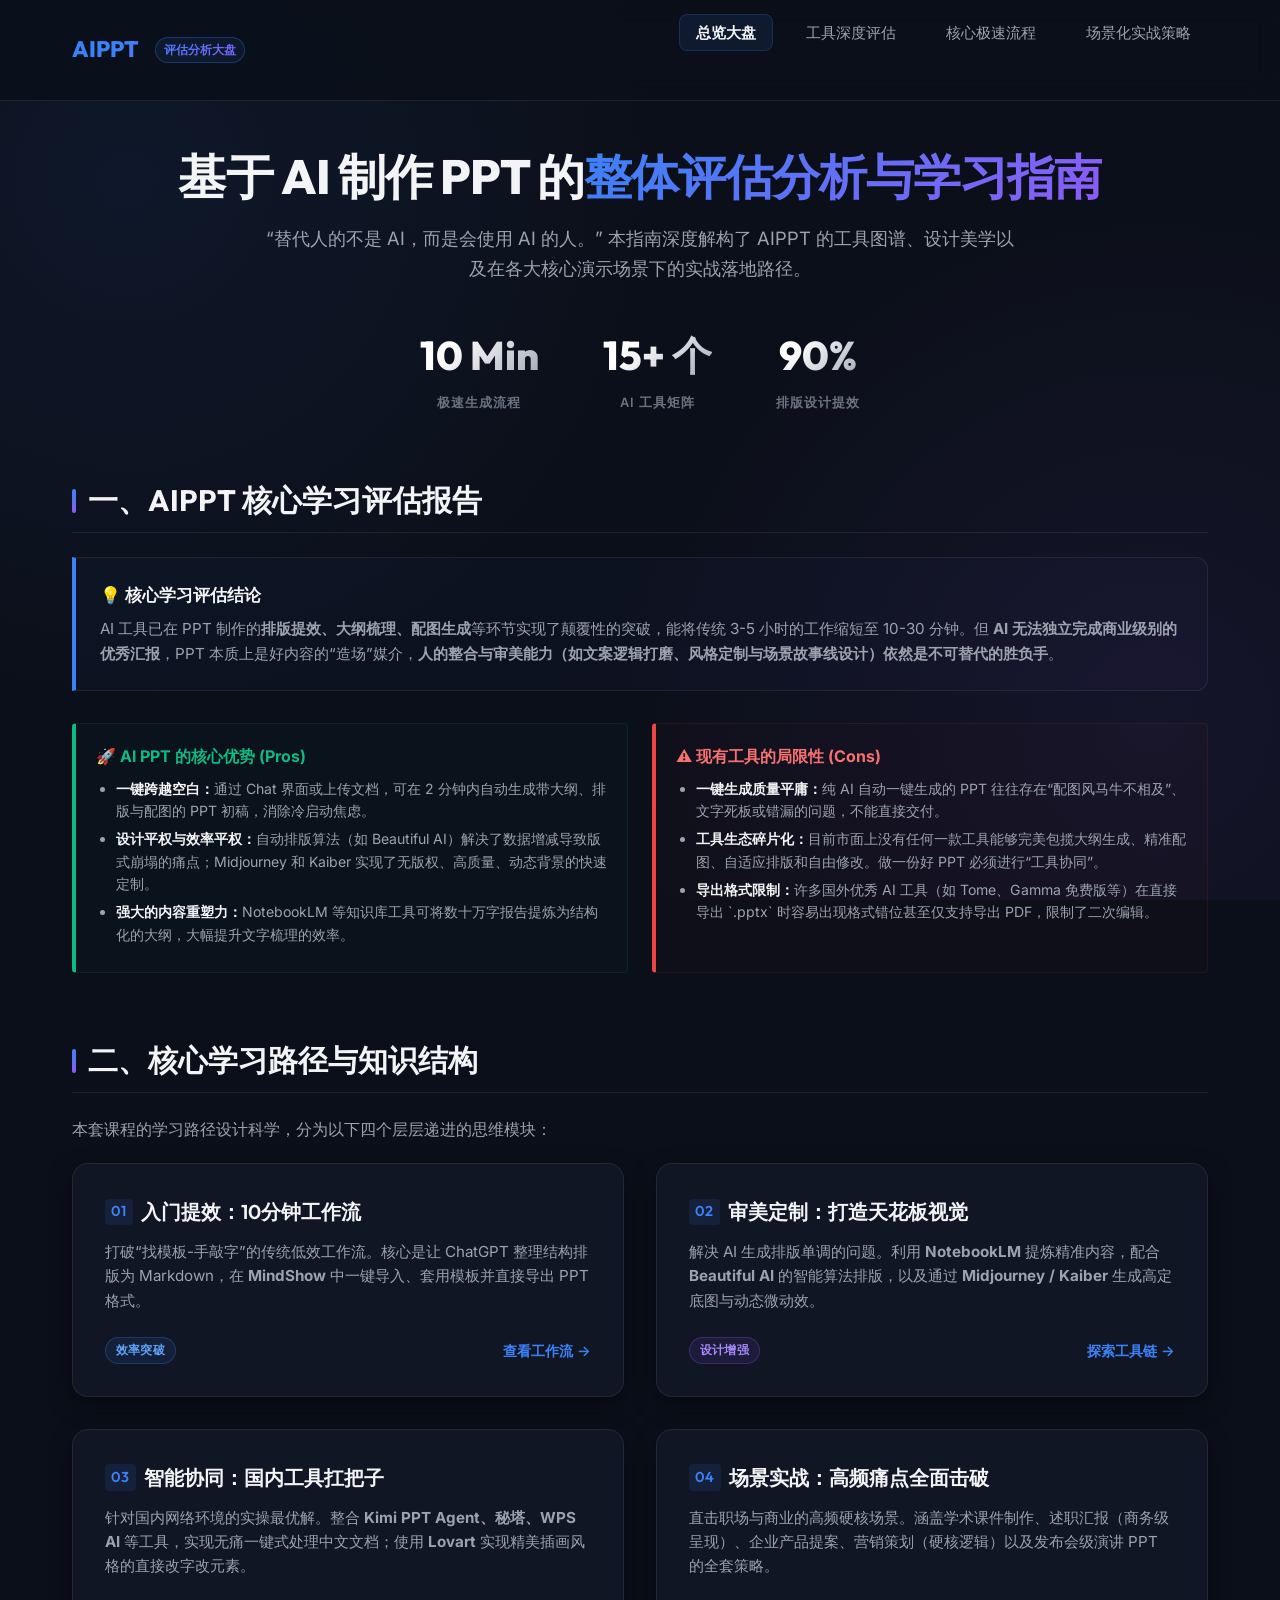
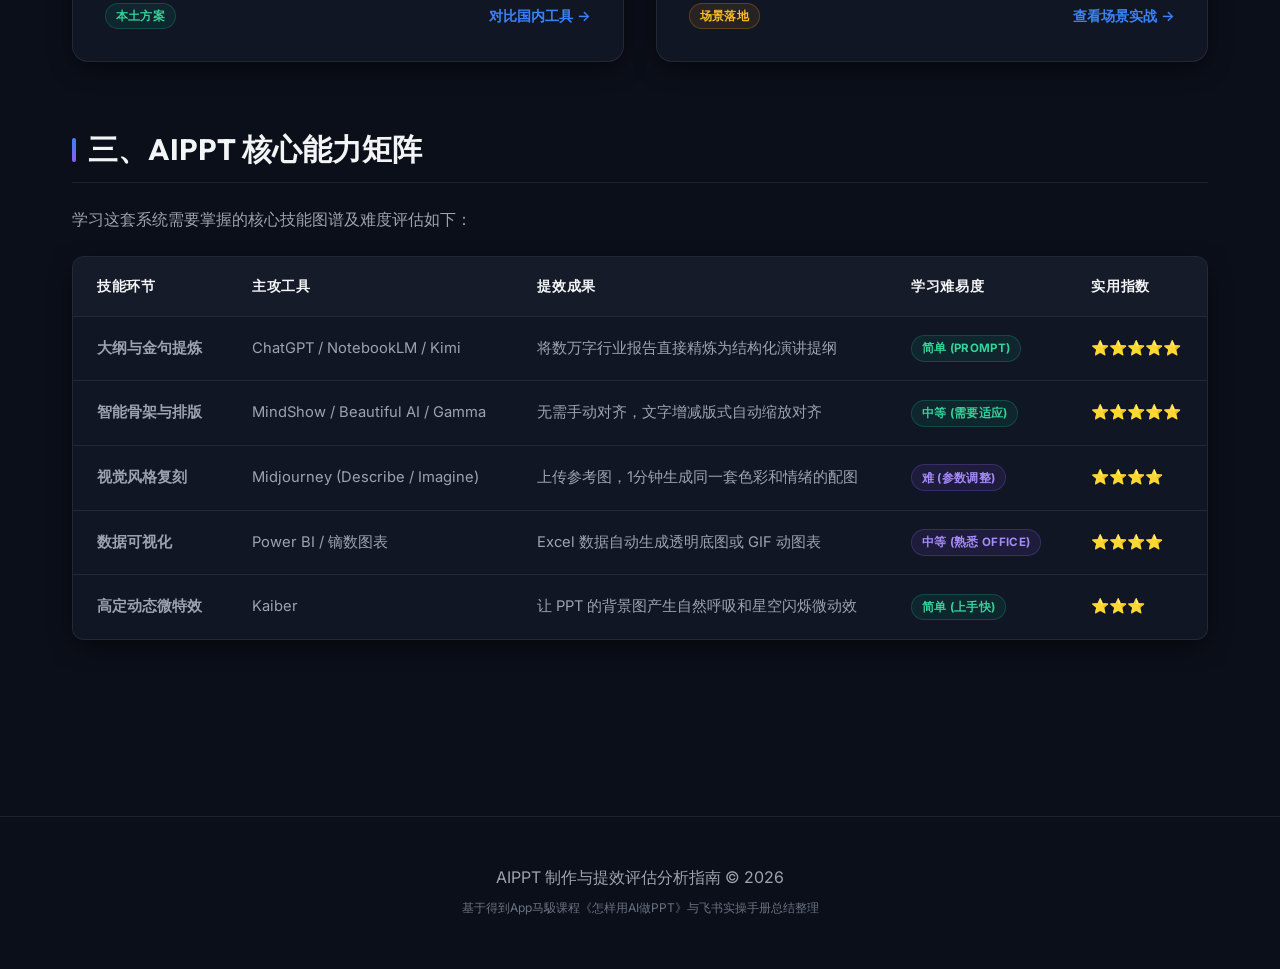
<file: aippt/index.html>
<!DOCTYPE html>
<html lang="zh-CN">
<head>
  <meta charset="UTF-8">
  <meta name="viewport" content="width=device-width, initial-scale=1.0">
  <title>AIPPT 制作与提效 - 整体评估分析总结大盘</title>
  <meta name="description" content="基于飞书官方实战手册与得到精品课，全方位评估分析AI生成PPT的核心工具、实操流程、商业落地及学习指南。">
  <link rel="stylesheet" href="style.css">
</head>
<body>

  <header>
    <div class="header-container">
      <a href="index.html" class="logo" id="logo-nav">AIPPT <span>评估分析大盘</span></a>
      <nav>
        <ul>
          <li class="active"><a href="index.html" id="nav-home">总览大盘</a></li>
          <li><a href="tools.html" id="nav-tools">工具深度评估</a></li>
          <li><a href="workflows.html" id="nav-workflows">核心极速流程</a></li>
          <li><a href="scenarios.html" id="nav-scenarios">场景化实战策略</a></li>
        </ul>
      </nav>
    </div>
  </header>

  <main>
    <section class="hero">
      <h1>基于 AI 制作 PPT 的<span>整体评估分析与学习指南</span></h1>
      <p>“替代人的不是 AI，而是会使用 AI 的人。” 本指南深度解构了 AIPPT 的工具图谱、设计美学以及在各大核心演示场景下的实战落地路径。</p>
      
      <div class="hero-stats">
        <div class="stat-item">
          <span class="stat-val">10 Min</span>
          <span class="stat-label">极速生成流程</span>
        </div>
        <div class="stat-item">
          <span class="stat-val">15+ 个</span>
          <span class="stat-label">AI 工具矩阵</span>
        </div>
        <div class="stat-item">
          <span class="stat-val">90%</span>
          <span class="stat-label">排版设计提效</span>
        </div>
      </div>
    </section>

    <section class="hover-glow" style="margin-bottom: 4rem;">
      <h2>一、AIPPT 核心学习评估报告</h2>
      
      <div class="callout">
        <div class="callout-title">💡 核心学习评估结论</div>
        <div class="callout-content">
          AI 工具已在 PPT 制作的<strong>排版提效、大纲梳理、配图生成</strong>等环节实现了颠覆性的突破，能将传统 3-5 小时的工作缩短至 10-30 分钟。但 <strong>AI 无法独立完成商业级别的优秀汇报</strong>，PPT 本质上是好内容的“造场”媒介，<strong>人的整合与审美能力（如文案逻辑打磨、风格定制与场景故事线设计）依然是不可替代的胜负手</strong>。
        </div>
      </div>

      <div class="pro-con-grid">
        <div class="pro-box">
          <h4>🚀 AI PPT 的核心优势 (Pros)</h4>
          <ul>
            <li><strong>一键跨越空白：</strong>通过 Chat 界面或上传文档，可在 2 分钟内自动生成带大纲、排版与配图的 PPT 初稿，消除冷启动焦虑。</li>
            <li><strong>设计平权与效率平权：</strong>自动排版算法（如 Beautiful AI）解决了数据增减导致版式崩塌的痛点；Midjourney 和 Kaiber 实现了无版权、高质量、动态背景的快速定制。</li>
            <li><strong>强大的内容重塑力：</strong>NotebookLM 等知识库工具可将数十万字报告提炼为结构化的大纲，大幅提升文字梳理的效率。</li>
          </ul>
        </div>
        
        <div class="con-box">
          <h4>⚠️ 现有工具的局限性 (Cons)</h4>
          <ul>
            <li><strong>一键生成质量平庸：</strong>纯 AI 自动一键生成的 PPT 往往存在“配图风马牛不相及”、文字死板或错漏的问题，不能直接交付。</li>
            <li><strong>工具生态碎片化：</strong>目前市面上没有任何一款工具能够完美包揽大纲生成、精准配图、自适应排版和自由修改。做一份好 PPT 必须进行“工具协同”。</li>
            <li><strong>导出格式限制：</strong>许多国外优秀 AI 工具（如 Tome、Gamma 免费版等）在直接导出 `.pptx` 时容易出现格式错位甚至仅支持导出 PDF，限制了二次编辑。</li>
          </ul>
        </div>
      </div>
    </section>

    <section style="margin-bottom: 4rem;">
      <h2>二、核心学习路径与知识结构</h2>
      <p>本套课程的学习路径设计科学，分为以下四个层层递进的思维模块：</p>
      
      <div class="grid-2">
        <div class="card">
          <div class="card-title">
            <span class="number">01</span> 入门提效：10分钟工作流
          </div>
          <p class="card-desc">打破“找模板-手敲字”的传统低效工作流。核心是让 ChatGPT 整理结构排版为 Markdown，在 <strong>MindShow</strong> 中一键导入、套用模板并直接导出 PPT 格式。</p>
          <div class="card-footer">
            <span class="badge badge-blue">效率突破</span>
            <a href="workflows.html" class="btn-link">查看工作流 &rarr;</a>
          </div>
        </div>

        <div class="card">
          <div class="card-title">
            <span class="number">02</span> 审美定制：打造天花板视觉
          </div>
          <p class="card-desc">解决 AI 生成排版单调的问题。利用 <strong>NotebookLM</strong> 提炼精准内容，配合 <strong>Beautiful AI</strong> 的智能算法排版，以及通过 <strong>Midjourney / Kaiber</strong> 生成高定底图与动态微动效。</p>
          <div class="card-footer">
            <span class="badge badge-purple">设计增强</span>
            <a href="tools.html" class="btn-link">探索工具链 &rarr;</a>
          </div>
        </div>

        <div class="card">
          <div class="card-title">
            <span class="number">03</span> 智能协同：国内工具扛把子
          </div>
          <p class="card-desc">针对国内网络环境的实操最优解。整合 <strong>Kimi PPT Agent、秘塔、WPS AI</strong> 等工具，实现无痛一键式处理中文文档；使用 <strong>Lovart</strong> 实现精美插画风格的直接改字改元素。</p>
          <div class="card-footer">
            <span class="badge badge-green">本土方案</span>
            <a href="tools.html#domestic-tools" class="btn-link">对比国内工具 &rarr;</a>
          </div>
        </div>

        <div class="card">
          <div class="card-title">
            <span class="number">04</span> 场景实战：高频痛点全面击破
          </div>
          <p class="card-desc">直击职场与商业的高频硬核场景。涵盖学术课件制作、述职汇报（商务级呈现）、企业产品提案、营销策划（硬核逻辑）以及发布会级演讲 PPT 的全套策略。</p>
          <div class="card-footer">
            <span class="badge badge-orange">场景落地</span>
            <a href="scenarios.html" class="btn-link">查看场景实战 &rarr;</a>
          </div>
        </div>
      </div>
    </section>

    <section>
      <h2>三、AIPPT 核心能力矩阵</h2>
      <p>学习这套系统需要掌握的核心技能图谱及难度评估如下：</p>
      
      <div class="table-container">
        <table>
          <thead>
            <tr>
              <th>技能环节</th>
              <th>主攻工具</th>
              <th>提效成果</th>
              <th>学习难易度</th>
              <th>实用指数</th>
            </tr>
          </thead>
          <tbody>
            <tr>
              <td><strong>大纲与金句提炼</strong></td>
              <td>ChatGPT / NotebookLM / Kimi</td>
              <td>将数万字行业报告直接精炼为结构化演讲提纲</td>
              <td><span class="badge badge-green">简单 (Prompt)</span></td>
              <td>⭐⭐⭐⭐⭐</td>
            </tr>
            <tr>
              <td><strong>智能骨架与排版</strong></td>
              <td>MindShow / Beautiful AI / Gamma</td>
              <td>无需手动对齐，文字增减版式自动缩放对齐</td>
              <td><span class="badge badge-green">中等 (需要适应)</span></td>
              <td>⭐⭐⭐⭐⭐</td>
            </tr>
            <tr>
              <td><strong>视觉风格复刻</strong></td>
              <td>Midjourney (Describe / Imagine)</td>
              <td>上传参考图，1分钟生成同一套色彩和情绪的配图</td>
              <td><span class="badge badge-purple">难 (参数调整)</span></td>
              <td>⭐⭐⭐⭐</td>
            </tr>
            <tr>
              <td><strong>数据可视化</strong></td>
              <td>Power BI / 镝数图表</td>
              <td>Excel 数据自动生成透明底图或 GIF 动图表</td>
              <td><span class="badge badge-purple">中等 (熟悉 Office)</span></td>
              <td>⭐⭐⭐⭐</td>
            </tr>
            <tr>
              <td><strong>高定动态微特效</strong></td>
              <td>Kaiber</td>
              <td>让 PPT 的背景图产生自然呼吸和星空闪烁微动效</td>
              <td><span class="badge badge-green">简单 (上手快)</span></td>
              <td>⭐⭐⭐</td>
            </tr>
          </tbody>
        </table>
      </div>
    </section>
  </main>

  <footer>
    <p>AIPPT 制作与提效评估分析指南 &copy; 2026</p>
    <p style="color: var(--text-muted); font-size: 0.75rem; margin-top: 0.5rem;">基于得到App马馺课程《怎样用AI做PPT》与飞书实操手册总结整理</p>
  </footer>

</body>
</html>
</file>
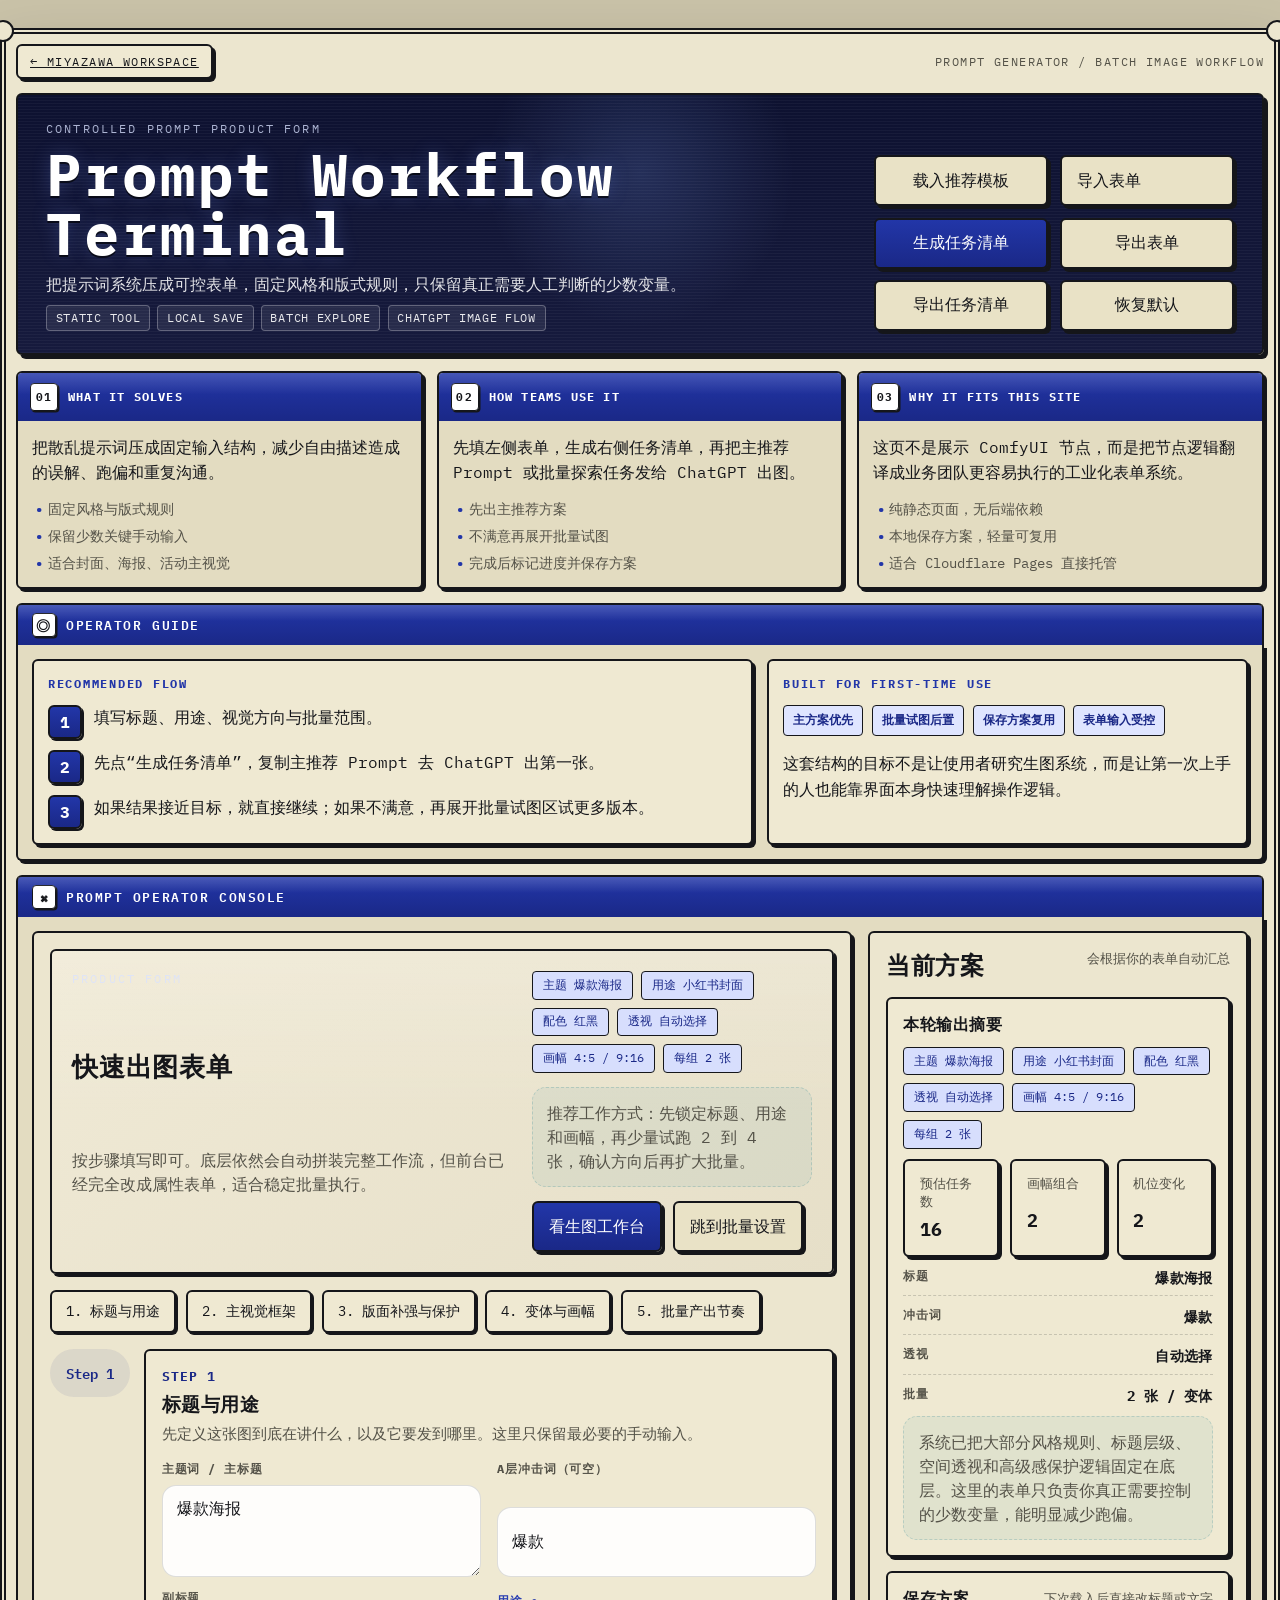
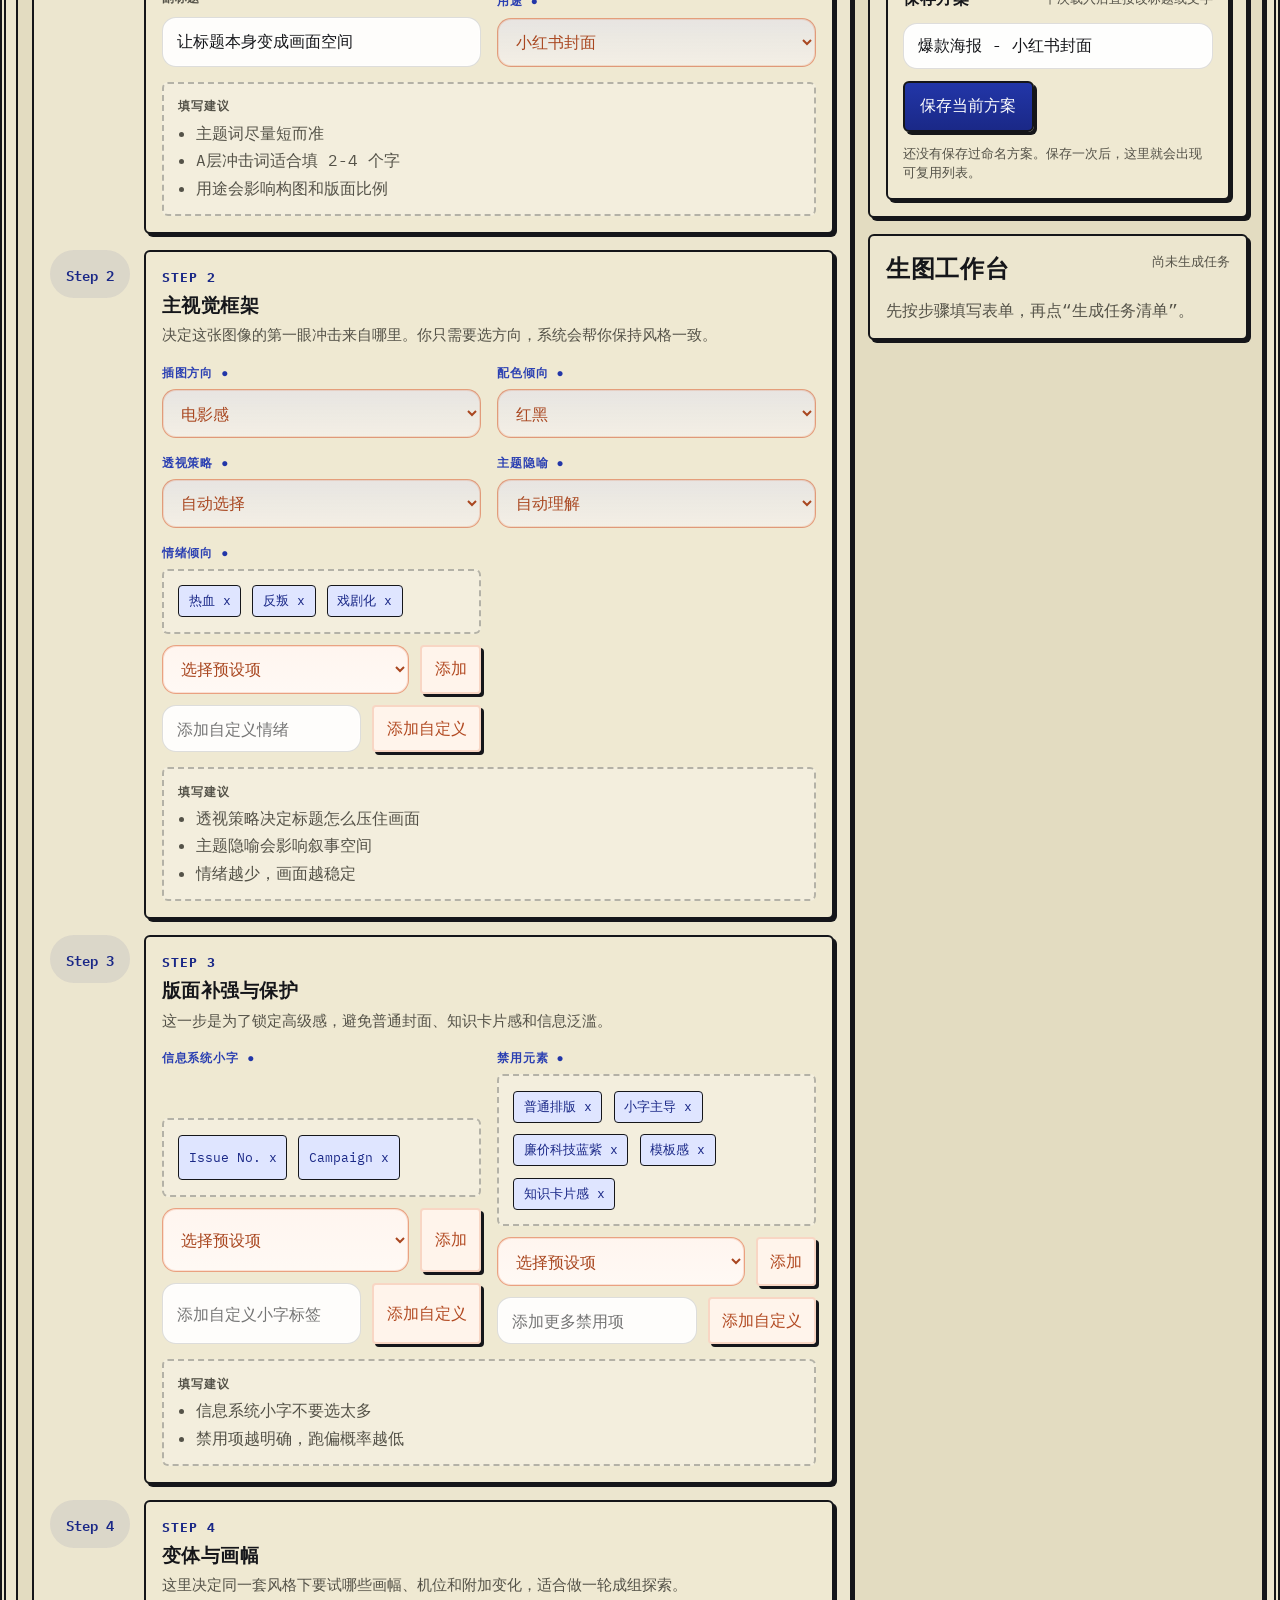
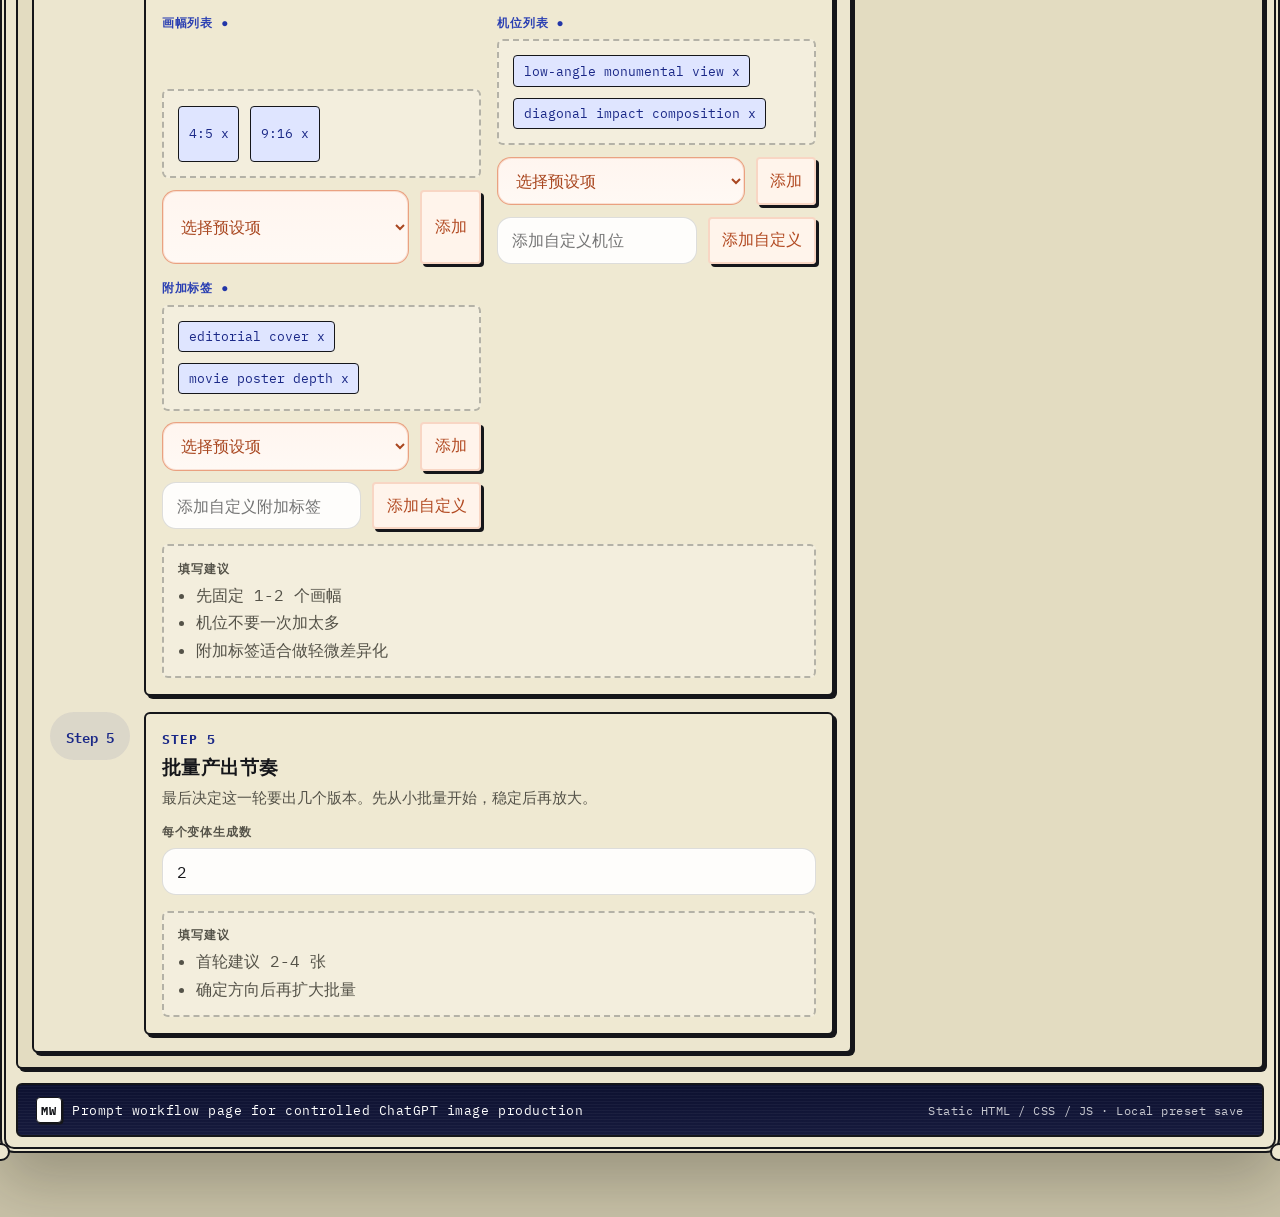
<file: prompt-tool/index.html>
<!DOCTYPE html>
<html lang="zh-CN">
  <head>
    <meta charset="UTF-8" />
    <meta name="viewport" content="width=device-width, initial-scale=1.0" />
    <title>Prompt Workflow Terminal</title>
    <link rel="preconnect" href="https://fonts.googleapis.com" />
    <link rel="preconnect" href="https://fonts.gstatic.com" crossorigin />
    <link
      href="https://fonts.googleapis.com/css2?family=IBM+Plex+Mono:wght@400;500;600;700&family=IBM+Plex+Sans:wght@500;600;700&display=swap"
      rel="stylesheet"
    />
    <link rel="stylesheet" href="./styles.css" />
  </head>
  <body>
    <div class="spot" aria-hidden="true"></div>

    <main class="frame" id="frame">
      <span class="corner-bl"></span><span class="corner-br"></span>

      <div class="shell">
        <div class="utility-bar">
          <a class="back-link" href="/">← MIYAZAWA WORKSPACE</a>
          <span class="utility-note">Prompt Generator / Batch Image Workflow</span>
        </div>

        <header class="topbar" data-tilt>
          <div class="brand-block">
            <p class="eyebrow">Controlled Prompt Product Form</p>
            <h1>Prompt Workflow Terminal</h1>
            <p class="brand-copy">
              把提示词系统压成可控表单，固定风格和版式规则，只保留真正需要人工判断的少数变量。
            </p>
            <div class="hero-meta">
              <span class="meta-chip">Static Tool</span>
              <span class="meta-chip">Local Save</span>
              <span class="meta-chip">Batch Explore</span>
              <span class="meta-chip">ChatGPT Image Flow</span>
            </div>
          </div>

          <div class="topbar-actions">
            <button id="load-template" class="ghost">载入推荐模板</button>
            <label class="ghost import-button" for="import-workflow">导入表单</label>
            <button id="run-workflow" class="primary">生成任务清单</button>
            <button id="export-workflow" class="ghost">导出表单</button>
            <button id="export-manifest" class="ghost">导出任务清单</button>
            <button id="reset-workflow" class="ghost">恢复默认</button>
          </div>
          <input id="import-workflow" type="file" accept="application/json" hidden />
        </header>

        <div class="grid three intro-grid">
          <section class="info-panel" data-tilt>
            <div class="info-head"><span class="info-ico">01</span><strong>What It Solves</strong></div>
            <div class="info-body">
              <p>把散乱提示词压成固定输入结构，减少自由描述造成的误解、跑偏和重复沟通。</p>
              <ul class="info-list">
                <li>固定风格与版式规则</li>
                <li>保留少数关键手动输入</li>
                <li>适合封面、海报、活动主视觉</li>
              </ul>
            </div>
          </section>

          <section class="info-panel" data-tilt>
            <div class="info-head"><span class="info-ico">02</span><strong>How Teams Use It</strong></div>
            <div class="info-body">
              <p>先填左侧表单，生成右侧任务清单，再把主推荐 Prompt 或批量探索任务发给 ChatGPT 出图。</p>
              <ul class="info-list">
                <li>先出主推荐方案</li>
                <li>不满意再展开批量试图</li>
                <li>完成后标记进度并保存方案</li>
              </ul>
            </div>
          </section>

          <section class="info-panel" data-tilt>
            <div class="info-head"><span class="info-ico">03</span><strong>Why It Fits This Site</strong></div>
            <div class="info-body">
              <p>这页不是展示 ComfyUI 节点，而是把节点逻辑翻译成业务团队更容易执行的工业化表单系统。</p>
              <ul class="info-list">
                <li>纯静态页面，无后端依赖</li>
                <li>本地保存方案，轻量可复用</li>
                <li>适合 Cloudflare Pages 直接托管</li>
              </ul>
            </div>
          </section>
        </div>

        <div class="strip-head"><span class="strip-ico">◎</span> Operator Guide</div>
        <div class="guide-shell">
          <section class="guide-panel">
            <div class="guide-kicker">Recommended Flow</div>
            <div class="guide-steps">
              <div class="guide-step"><span>1</span><p>填写标题、用途、视觉方向与批量范围。</p></div>
              <div class="guide-step"><span>2</span><p>先点“生成任务清单”，复制主推荐 Prompt 去 ChatGPT 出第一张。</p></div>
              <div class="guide-step"><span>3</span><p>如果结果接近目标，就直接继续；如果不满意，再展开批量试图区试更多版本。</p></div>
            </div>
          </section>

          <section class="guide-panel">
            <div class="guide-kicker">Built For First-Time Use</div>
            <div class="guide-tags">
              <span>主方案优先</span>
              <span>批量试图后置</span>
              <span>保存方案复用</span>
              <span>表单输入受控</span>
            </div>
            <p class="guide-copy">
              这套结构的目标不是让使用者研究生图系统，而是让第一次上手的人也能靠界面本身快速理解操作逻辑。
            </p>
          </section>
        </div>

        <div class="strip-head"><span class="strip-ico">⌘</span> Prompt Operator Console</div>

        <div class="app-layout">
          <section class="form-shell">
            <div id="form-panel" class="form-panel"></div>
          </section>

          <aside class="side-column">
            <section class="panel summary-panel">
              <div class="panel-head">
                <h2>当前方案</h2>
                <p>会根据你的表单自动汇总</p>
              </div>
              <div id="summary-panel" class="summary-body"></div>
            </section>

            <section class="panel results-panel">
              <div class="panel-head">
                <h2>生图工作台</h2>
                <p id="results-caption">尚未生成任务</p>
              </div>
              <div id="results-panel" class="results-body empty">
                先按步骤填写表单，再点“生成任务清单”。
              </div>
            </section>
          </aside>
        </div>

        <footer class="page-footer">
          <div class="footer-left">
            <span class="footer-badge">MW</span>
            <span>Prompt workflow page for controlled ChatGPT image production</span>
          </div>
          <div class="footer-right">Static HTML / CSS / JS · Local preset save</div>
        </footer>
      </div>
    </main>

    <script src="./app.js"></script>
    <script>
      (function () {
        var root = document.documentElement;
        var frame = document.getElementById("frame");
        var tiltEls = document.querySelectorAll("[data-tilt]");

        window.addEventListener(
          "pointermove",
          function (event) {
            root.style.setProperty("--mx", event.clientX + "px");
            root.style.setProperty("--my", event.clientY + "px");

            if (!frame || window.matchMedia("(prefers-reduced-motion: reduce)").matches) {
              return;
            }

            var dx = (event.clientX / window.innerWidth - 0.5) * 6;
            var dy = (event.clientY / window.innerHeight - 0.5) * 4;
            frame.style.transform = "translate3d(" + -dx + "px," + -dy + "px,0)";
          },
          { passive: true }
        );

        tiltEls.forEach(function (element) {
          var raf = 0;
          var tx = 0;
          var ty = 0;
          var cx = 50;
          var cy = 50;

          function update() {
            element.style.transform =
              "perspective(900px) rotateX(" + ty + "deg) rotateY(" + tx + "deg) translateZ(0)";
            element.style.setProperty("--lx", cx + "%");
            element.style.setProperty("--ly", cy + "%");
            raf = 0;
          }

          element.addEventListener("pointermove", function (event) {
            if (window.matchMedia("(prefers-reduced-motion: reduce)").matches) {
              return;
            }

            var rect = element.getBoundingClientRect();
            var px = (event.clientX - rect.left) / rect.width;
            var py = (event.clientY - rect.top) / rect.height;
            tx = (px - 0.5) * 9;
            ty = (py - 0.5) * -7;
            cx = px * 100;
            cy = py * 100;

            if (!raf) {
              raf = requestAnimationFrame(update);
            }
          });

          element.addEventListener("pointerleave", function () {
            tx = 0;
            ty = 0;

            if (!raf) {
              raf = requestAnimationFrame(update);
            }
          });
        });
      })();
    </script>
  </body>
</html>
</file>
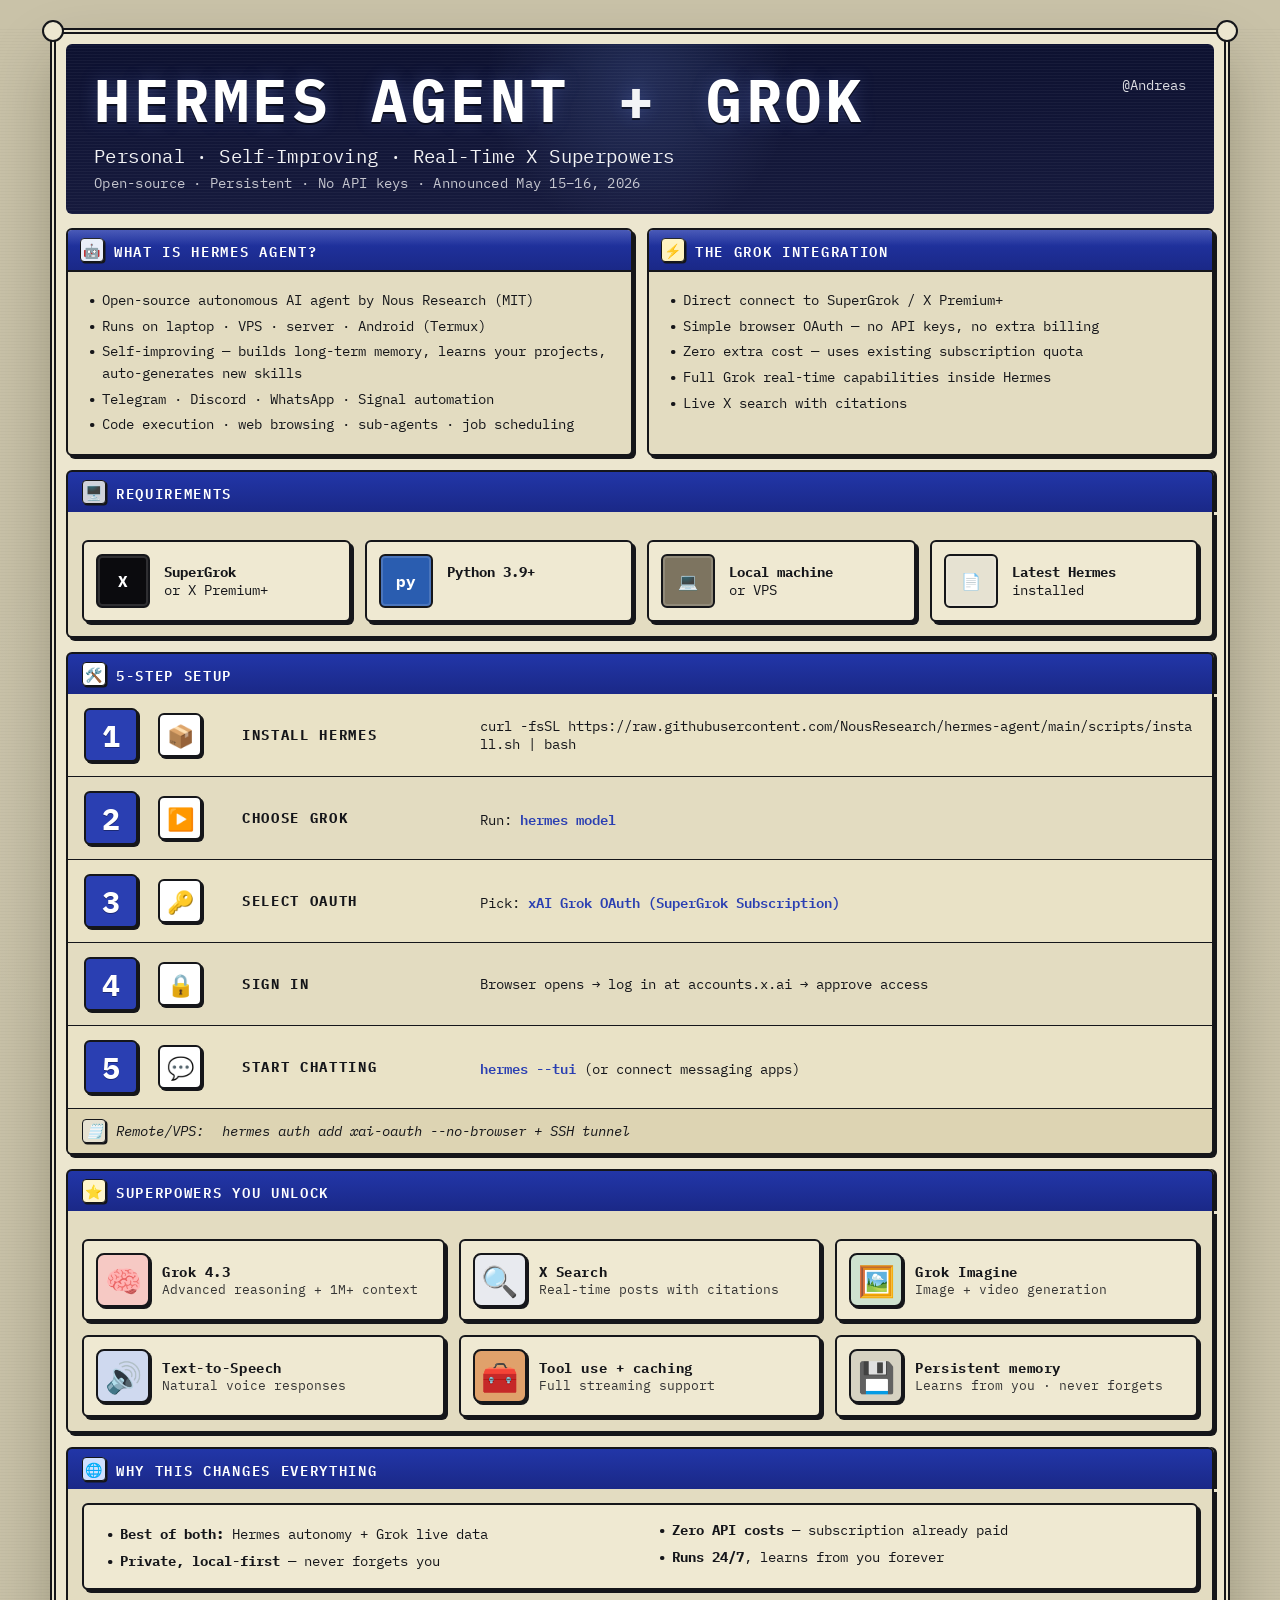
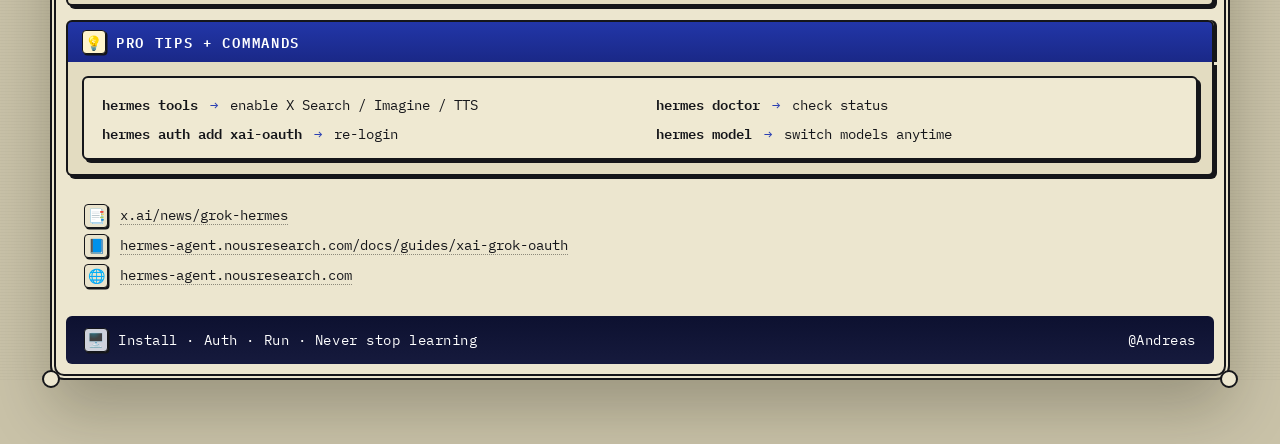
<file: hermes-grok.html>
<!DOCTYPE html>
<html lang="en">
<head>
<meta charset="UTF-8" />
<meta name="viewport" content="width=device-width,initial-scale=1" />
<title>HERMES AGENT + GROK</title>
<link rel="preconnect" href="https://fonts.googleapis.com">
<link rel="preconnect" href="https://fonts.gstatic.com" crossorigin>
<link href="https://fonts.googleapis.com/css2?family=IBM+Plex+Mono:wght@400;500;600;700&family=IBM+Plex+Sans:wght@500;600;700&display=swap" rel="stylesheet">
<style>
  :root{
    --bg:           #c9c2a8;       /* warm beige page */
    --paper:        #ece6cf;       /* card body cream */
    --paper-2:      #e3dcc1;       /* alt body */
    --ink:          #15161a;       /* near-black */
    --ink-soft:     #2a2b30;
    --navy:         #11142a;       /* header bar */
    --navy-2:       #1d2350;
    --blue:         #2a3fb2;       /* accents */
    --blue-2:       #3858e0;
    --rule:         #1a1c22;
    --bevel-hi:     #ffffff;
    --bevel-lo:     #6b6750;
    --bevel-lo-2:   #3a3826;
    --yellow:       #f4c441;
    --red:          #c64a3a;
    --green:        #4a8a47;
    --pink:         #e9a7a4;
    --shadow:       0 6px 0 rgba(0,0,0,.18), 0 16px 28px rgba(20,18,8,.18);
  }

  *{box-sizing:border-box}
  html,body{margin:0;padding:0}
  html{ background:var(--bg); }
  body{
    font-family:'IBM Plex Mono', 'IBM Plex Sans', ui-monospace, monospace;
    color:var(--ink);
    background:
      radial-gradient(1200px 800px at var(--mx,50%) var(--my,40%), rgba(255,255,255,.18), transparent 60%),
      repeating-linear-gradient(0deg, rgba(0,0,0,.025) 0 1px, transparent 1px 3px),
      var(--bg);
    min-height:100vh;
    overflow-x:hidden;
    -webkit-font-smoothing:antialiased;
    cursor:default;
  }

  /* ─────────── PAGE FRAME ─────────── */
  .frame{
    max-width: 1180px;
    margin: 28px auto 64px;
    padding: 14px;
    background: var(--paper);
    border: 2px solid var(--ink);
    border-radius: 14px;
    box-shadow:
      inset 0 0 0 2px var(--paper),
      inset 0 0 0 4px var(--ink),
      0 30px 60px rgba(20,18,8,.25);
    position:relative;
  }
  /* outer rounded notch corners like the image */
  .frame::before,.frame::after{
    content:""; position:absolute; width:18px; height:18px;
    border:2px solid var(--ink); background:var(--paper);
    border-radius:50%;
  }
  .frame::before{top:-10px; left:-10px}
  .frame::after{top:-10px; right:-10px}
  .frame > .corner-bl,.frame > .corner-br{
    content:""; position:absolute; width:18px; height:18px;
    border:2px solid var(--ink); background:var(--paper);
    border-radius:50%;
  }
  .frame > .corner-bl{bottom:-10px;left:-10px}
  .frame > .corner-br{bottom:-10px;right:-10px}

  /* ─────────── HEADER ─────────── */
  .hero{
    background:
      linear-gradient(180deg, #0d1130 0%, #161a3d 100%);
    color:#fff;
    padding: 26px 28px 22px;
    border-radius:6px;
    position:relative;
    overflow:hidden;
    isolation:isolate;
  }
  .hero::before{
    /* subtle scanlines */
    content:""; position:absolute; inset:0;
    background: repeating-linear-gradient(0deg, rgba(255,255,255,.04) 0 1px, transparent 1px 3px);
    pointer-events:none;
  }
  .hero::after{
    content:""; position:absolute; inset:-20%;
    background: radial-gradient(220px 220px at var(--mx,50%) var(--my,30%), rgba(120,160,255,.18), transparent 70%);
    pointer-events:none; mix-blend-mode:screen;
    transition:opacity .3s;
  }
  .hero-row{
    display:flex; align-items:flex-start; justify-content:space-between; gap:24px;
    position:relative; z-index:1;
  }
  h1.title{
    font-family:'IBM Plex Mono','IBM Plex Sans',monospace;
    font-weight:700;
    letter-spacing:.06em;
    margin:0;
    font-size: clamp(28px, 5.4vw, 60px);
    line-height:1;
    text-shadow: 0 2px 0 rgba(0,0,0,.6), 0 0 18px rgba(120,150,255,.25);
  }
  h1 .plus{ color:#fff; opacity:.95; padding:0 .15em; }
  .byline{
    font-size: clamp(11px, 1.4vw, 14px);
    opacity:.85;
    white-space:nowrap;
    margin-top:6px;
  }
  .subtitle{
    margin: 14px 0 6px;
    font-size: clamp(13px, 1.8vw, 19px);
    opacity:.95;
    letter-spacing:.02em;
  }
  .meta{
    font-size: clamp(11px, 1.4vw, 14px);
    opacity:.75;
    letter-spacing:.02em;
  }
  .dot{opacity:.45; padding:0 6px}

  /* ─────────── PANELS ─────────── */
  .grid{
    display:grid; gap:14px; margin-top:14px;
  }
  .grid.two{ grid-template-columns: 1fr 1fr; }
  .grid.three{ grid-template-columns: repeat(3, 1fr); }
  .grid.four{ grid-template-columns: repeat(4, 1fr); }

  .panel{
    background: var(--paper-2);
    border: 2px solid var(--ink);
    border-radius: 6px;
    box-shadow: 3px 3px 0 var(--ink);
    overflow:hidden;
    transform-style:preserve-3d;
    transition: transform .25s ease, box-shadow .25s ease;
    will-change: transform;
    position:relative;
  }
  .panel:hover{ box-shadow: 5px 5px 0 var(--ink); }
  .panel .head{
    background: linear-gradient(180deg, #2236a8, #1a2887);
    color:#fff;
    padding: 8px 12px;
    display:flex; align-items:center; gap:10px;
    font-weight:600;
    letter-spacing:.12em;
    text-transform:uppercase;
    font-size: 14px;
    border-bottom:2px solid var(--ink);
    position:relative;
  }
  .panel .head::after{
    /* subtle highlight on head */
    content:""; position:absolute; inset:0;
    background: linear-gradient(180deg, rgba(255,255,255,.18), transparent 40%);
    pointer-events:none;
  }
  .panel .body{ padding: 14px 16px; }

  ul.list{
    list-style:none; margin:0; padding:0;
    font-size:14px; line-height:1.55;
  }
  ul.list li{
    padding-left: 18px;
    position:relative;
    margin: 4px 0;
  }
  ul.list li::before{
    content:"•";
    position:absolute; left:4px; top:0; color:var(--ink);
    font-weight:700;
  }

  /* iconography (squares with emoji-ish glyphs) */
  .ico{
    width:24px; height:24px; flex:0 0 24px;
    display:inline-flex; align-items:center; justify-content:center;
    border:1.5px solid var(--ink);
    background:#fff;
    border-radius:4px;
    font-size:14px;
    line-height:1;
    box-shadow: 1.5px 1.5px 0 var(--ink);
  }
  .ico.lg{ width:42px; height:42px; flex-basis:42px; font-size:22px; border-radius:6px; }
  .ico.bot{ background:#e9eef9 }
  .ico.zap{ background:#fff3bf; color:#a37b00 }
  .ico.pc { background:#cfd2da }
  .ico.key{ background:#fff }
  .ico.star{ background:#fff5cc }
  .ico.bulb{ background:#fff5cc }
  .ico.globe{ background:#cfe0ff }

  /* requirement squares */
  .req{
    display:flex; align-items:center; gap:14px;
    padding:12px;
    background:#efe9d2;
    border:2px solid var(--ink);
    border-radius:6px;
    box-shadow: 3px 3px 0 var(--ink);
  }
  .req .sq{
    width:54px; height:54px; flex:0 0 54px;
    display:flex; align-items:center; justify-content:center;
    border:2px solid var(--ink); border-radius:6px;
    font-weight:700; color:#fff;
    box-shadow: inset 0 0 0 2px rgba(255,255,255,.15);
  }
  .req.x  .sq{ background:#0b0b0e; }
  .req.py .sq{ background:#2a5db0; }
  .req.pc .sq{ background:#7d7460; }
  .req.doc .sq{ background:#e6e2d2; color:var(--ink); border:2px solid var(--ink);}
  .req .label{ font-size:14px; line-height:1.3; }
  .req .label b{ display:block; font-weight:700 }

  /* steps */
  .steps{ display:flex; flex-direction:column; }
  .step{
    display:grid;
    grid-template-columns: 60px 70px 1fr;
    align-items:center;
    gap: 14px;
    padding: 14px 16px;
    border-top:1.5px solid var(--ink);
    background: var(--paper-2);
  }
  .step:nth-child(odd){ background: #e9e2c6 }
  .step:first-child{ border-top:0 }
  .num{
    background: var(--blue);
    color:#fff;
    font-weight:700;
    font-size: 30px;
    width:54px; height:54px;
    display:flex; align-items:center; justify-content:center;
    border:2px solid var(--ink); border-radius:6px;
    box-shadow: 2px 2px 0 var(--ink);
    text-shadow: 0 1px 0 rgba(0,0,0,.35);
  }
  .step-ico{
    width:44px; height:44px;
    display:flex; align-items:center; justify-content:center;
    background:#fff; border:2px solid var(--ink); border-radius:6px;
    font-size:22px;
    box-shadow: 2px 2px 0 var(--ink);
  }
  .step .what{
    display:grid; grid-template-columns: 220px 1fr; gap: 18px; align-items:center;
  }
  .step .what b{
    letter-spacing:.12em; text-transform:uppercase; font-size:14px;
  }
  .step .what code, .step .what .cmd{
    font-family:'IBM Plex Mono',monospace;
    font-size: 14px;
    color:var(--ink);
    word-break:break-all;
    background: transparent;
  }
  .step .what .cmd em{ font-style:normal; color:#2a3fb2; font-weight:600 }

  .note{
    display:flex; align-items:center; gap:10px;
    padding: 10px 14px;
    border-top:1.5px solid var(--ink);
    background: #ddd4b3;
    font-size:13.5px; font-style:italic;
  }
  .note .ico{ background:#e6e2d2 }

  /* power cards */
  .power{
    background:#efe9d2;
    border:2px solid var(--ink); border-radius:6px;
    padding: 12px;
    display:flex; gap:12px; align-items:center;
    box-shadow: 3px 3px 0 var(--ink);
  }
  .power .pic{
    width:54px; height:54px; flex:0 0 54px;
    display:flex; align-items:center; justify-content:center;
    background:#fff; border:2px solid var(--ink); border-radius:8px;
    font-size:30px;
    box-shadow: 2px 2px 0 var(--ink);
  }
  .power .pic.brain{ background:#f6c9c4 }
  .power .pic.lens { background:#e8eaef }
  .power .pic.image{ background:#cfe2cf }
  .power .pic.audio{ background:#cfd9ef }
  .power .pic.case { background:#e0a16b }
  .power .pic.disk { background:#d6d2c2 }
  .power b{ font-size:14px; letter-spacing:.04em }
  .power small{ display:block; font-size:13px; opacity:.85; line-height:1.45 }

  /* why grid */
  .why{
    background:#efe9d2; border:2px solid var(--ink); border-radius:6px;
    padding: 14px 18px;
    box-shadow: 3px 3px 0 var(--ink);
  }
  .why ul{ columns: 2; column-gap: 28px; margin:0; padding:0; list-style:none; font-size:14px; line-height:1.6 }
  .why li{ break-inside: avoid; padding-left:18px; position:relative; margin:4px 0 }
  .why li::before{ content:"•"; position:absolute; left:4px; top:0; font-weight:700 }
  .why b{ font-weight:700 }

  /* pro tips */
  .tips{
    background:#efe9d2; border:2px solid var(--ink); border-radius:6px;
    padding: 14px 18px;
    box-shadow: 3px 3px 0 var(--ink);
    font-size:14px;
    display:grid; grid-template-columns: 1fr 1fr; gap: 6px 32px;
  }
  .tips code{ font-family:'IBM Plex Mono',monospace; font-weight:600 }
  .tips .arrow{ color:#2a3fb2; padding: 0 4px }

  /* links footer */
  .links{
    margin-top:14px; padding: 14px 18px;
    display:grid; gap:6px; font-size:14px;
    background: transparent;
  }
  .links .row{ display:flex; align-items:center; gap:12px }
  .links .ico{ background:#e9e3cc }
  .links a{ color:var(--ink); text-decoration:none; border-bottom:1px dotted rgba(0,0,0,.4) }
  .links a:hover{ color:var(--blue); border-bottom-color:var(--blue) }

  /* footer bar */
  .footer{
    margin-top: 14px;
    background: linear-gradient(180deg, #0d1130 0%, #161a3d 100%);
    color:#fff;
    border-radius:6px;
    padding: 12px 18px;
    display:flex; align-items:center; justify-content:space-between;
    font-size:14px; letter-spacing:.04em;
  }
  .footer .left{ display:flex; align-items:center; gap:10px }
  .footer .ico{ background:#cfd2da; color:var(--ink) }

  /* sub-banner row (5-step setup header) */
  .strip-head{
    background: linear-gradient(180deg, #2236a8, #1a2887);
    color:#fff;
    border:2px solid var(--ink); border-radius:6px 6px 0 0;
    padding: 8px 14px;
    display:flex; align-items:center; gap:10px;
    text-transform:uppercase; letter-spacing:.12em; font-weight:600; font-size:14px;
    box-shadow: 3px 0 0 var(--ink);
    border-bottom:0;
  }
  .strip-body{
    border:2px solid var(--ink); border-top:0; border-radius:0 0 6px 6px;
    background:var(--paper-2);
    box-shadow: 3px 3px 0 var(--ink);
    overflow:hidden;
  }

  /* mouse cursor light spot (global) */
  .spot{
    position:fixed; inset:0; pointer-events:none; z-index:5;
    background: radial-gradient(260px 260px at var(--mx,-200px) var(--my,-200px),
                rgba(255,255,255,.20), rgba(255,255,255,0) 60%);
    mix-blend-mode: overlay;
  }

  /* card sheen following cursor */
  .panel::after, .req::after, .power::after, .why::after, .tips::after{
    content:""; position:absolute; inset:0; border-radius:inherit;
    background: radial-gradient(180px 180px at var(--lx,50%) var(--ly,50%),
                rgba(255,255,255,.35), rgba(255,255,255,0) 60%);
    opacity:0; transition:opacity .25s; pointer-events:none;
    mix-blend-mode: soft-light;
  }
  .panel:hover::after, .req:hover::after, .power:hover::after,
  .why:hover::after, .tips:hover::after{ opacity:1; }

  .req, .power, .why, .tips{ position:relative; overflow:hidden }

  /* command code block */
  .cmd-wrap{
    background:transparent;
  }
  .cmd-wrap .cmd{
    font-family:'IBM Plex Mono',monospace;
    font-size:13.5px;
    color:var(--ink);
    word-break:break-all;
    line-height:1.5;
  }

  /* small uppercase chip */
  .kbd{
    font-family:'IBM Plex Mono',monospace;
    font-weight:600;
  }

  /* responsive */
  @media (max-width: 980px){
    .grid.two, .grid.three, .grid.four{ grid-template-columns: 1fr 1fr; }
    .why ul{ columns: 1 }
    .tips{ grid-template-columns: 1fr; }
    .step{ grid-template-columns: 50px 56px 1fr; gap:10px; padding:12px 12px }
    .step .what{ grid-template-columns: 1fr; gap: 4px }
    .num{ width:46px; height:46px; font-size:24px }
    .step-ico{ width:38px; height:38px; font-size:18px }
  }
  @media (max-width: 640px){
    .frame{ margin:14px 10px; padding:10px }
    .hero{ padding: 20px 18px }
    .grid.two, .grid.three, .grid.four{ grid-template-columns: 1fr; }
    .hero-row{ flex-direction:column; gap:6px }
    .byline{ align-self:flex-end }
    .footer{ flex-direction:column; gap:6px; align-items:flex-start }
  }

  /* selection */
  ::selection{ background: var(--blue); color:#fff }
</style>
</head>
<body>
  <div class="spot" aria-hidden="true"></div>

  <main class="frame" id="frame">
    <span class="corner-bl"></span><span class="corner-br"></span>

    <!-- ───────── HERO ───────── -->
    <section class="hero" data-tilt>
      <div class="hero-row">
        <h1 class="title">HERMES&nbsp;AGENT&nbsp;<span class="plus">+</span>&nbsp;GROK</h1>
        <div class="byline">@Andreas</div>
      </div>
      <div class="subtitle">Personal · Self-Improving · Real-Time X Superpowers</div>
      <div class="meta">Open-source · Persistent · No API keys · Announced May 15–16, 2026</div>
    </section>

    <!-- ───────── TWO COLUMNS ───────── -->
    <div class="grid two">
      <article class="panel" data-tilt>
        <header class="head"><span class="ico bot">🤖</span> What is Hermes Agent?</header>
        <div class="body">
          <ul class="list">
            <li>Open-source autonomous AI agent by Nous Research (MIT)</li>
            <li>Runs on laptop · VPS · server · Android (Termux)</li>
            <li>Self-improving — builds long-term memory, learns your projects, auto-generates new skills</li>
            <li>Telegram · Discord · WhatsApp · Signal automation</li>
            <li>Code execution · web browsing · sub-agents · job scheduling</li>
          </ul>
        </div>
      </article>

      <article class="panel" data-tilt>
        <header class="head"><span class="ico zap">⚡</span> The Grok Integration</header>
        <div class="body">
          <ul class="list">
            <li>Direct connect to SuperGrok / X Premium+</li>
            <li>Simple browser OAuth — no API keys, no extra billing</li>
            <li>Zero extra cost — uses existing subscription quota</li>
            <li>Full Grok real-time capabilities inside Hermes</li>
            <li>Live X search with citations</li>
          </ul>
        </div>
      </article>
    </div>

    <!-- ───────── REQUIREMENTS ───────── -->
    <div style="margin-top:14px">
      <div class="strip-head"><span class="ico pc">🖥️</span> Requirements</div>
      <div class="strip-body" style="padding:14px">
        <div class="grid four">
          <div class="req x" data-tilt>
            <div class="sq">X</div>
            <div class="label"><b>SuperGrok</b><span>or X Premium+</span></div>
          </div>
          <div class="req py" data-tilt>
            <div class="sq">py</div>
            <div class="label"><b>Python 3.9+</b><span>&nbsp;</span></div>
          </div>
          <div class="req pc" data-tilt>
            <div class="sq">💻</div>
            <div class="label"><b>Local machine</b><span>or VPS</span></div>
          </div>
          <div class="req doc" data-tilt>
            <div class="sq">📄</div>
            <div class="label"><b>Latest Hermes</b><span>installed</span></div>
          </div>
        </div>
      </div>
    </div>

    <!-- ───────── 5-STEP SETUP ───────── -->
    <div style="margin-top:14px">
      <div class="strip-head"><span class="ico key">🛠️</span> 5-Step Setup</div>
      <div class="strip-body">
        <div class="steps">
          <div class="step" data-tilt>
            <div class="num">1</div>
            <div class="step-ico">📦</div>
            <div class="what">
              <b>Install Hermes</b>
              <span class="cmd">curl -fsSL https://raw.githubusercontent.com/NousResearch/hermes-agent/main/scripts/install.sh | bash</span>
            </div>
          </div>
          <div class="step" data-tilt>
            <div class="num">2</div>
            <div class="step-ico">▶️</div>
            <div class="what">
              <b>Choose Grok</b>
              <span class="cmd">Run: <em>hermes model</em></span>
            </div>
          </div>
          <div class="step" data-tilt>
            <div class="num">3</div>
            <div class="step-ico">🔑</div>
            <div class="what">
              <b>Select OAuth</b>
              <span class="cmd">Pick: <em>xAI Grok OAuth (SuperGrok Subscription)</em></span>
            </div>
          </div>
          <div class="step" data-tilt>
            <div class="num">4</div>
            <div class="step-ico">🔒</div>
            <div class="what">
              <b>Sign In</b>
              <span class="cmd">Browser opens → log in at accounts.x.ai → approve access</span>
            </div>
          </div>
          <div class="step" data-tilt>
            <div class="num">5</div>
            <div class="step-ico">💬</div>
            <div class="what">
              <b>Start Chatting</b>
              <span class="cmd"><em>hermes --tui</em> (or connect messaging apps)</span>
            </div>
          </div>
          <div class="note"><span class="ico">🗒️</span><em>Remote/VPS:</em>&nbsp;hermes auth add xai-oauth --no-browser + SSH tunnel</div>
        </div>
      </div>
    </div>

    <!-- ───────── SUPERPOWERS ───────── -->
    <div style="margin-top:14px">
      <div class="strip-head"><span class="ico star">⭐</span> Superpowers You Unlock</div>
      <div class="strip-body" style="padding:14px">
        <div class="grid three">
          <div class="power" data-tilt>
            <div class="pic brain">🧠</div>
            <div><b>Grok 4.3</b><small>Advanced reasoning + 1M+ context</small></div>
          </div>
          <div class="power" data-tilt>
            <div class="pic lens">🔍</div>
            <div><b>X Search</b><small>Real-time posts with citations</small></div>
          </div>
          <div class="power" data-tilt>
            <div class="pic image">🖼️</div>
            <div><b>Grok Imagine</b><small>Image + video generation</small></div>
          </div>
          <div class="power" data-tilt>
            <div class="pic audio">🔊</div>
            <div><b>Text-to-Speech</b><small>Natural voice responses</small></div>
          </div>
          <div class="power" data-tilt>
            <div class="pic case">🧰</div>
            <div><b>Tool use + caching</b><small>Full streaming support</small></div>
          </div>
          <div class="power" data-tilt>
            <div class="pic disk">💾</div>
            <div><b>Persistent memory</b><small>Learns from you · never forgets</small></div>
          </div>
        </div>
      </div>
    </div>

    <!-- ───────── WHY IT CHANGES EVERYTHING ───────── -->
    <div style="margin-top:14px">
      <div class="strip-head"><span class="ico globe">🌐</span> Why This Changes Everything</div>
      <div class="strip-body" style="padding:14px">
        <div class="why" data-tilt>
          <ul>
            <li><b>Best of both:</b> Hermes autonomy + Grok live data</li>
            <li><b>Private, local-first</b> — never forgets you</li>
            <li><b>Zero API costs</b> — subscription already paid</li>
            <li><b>Runs 24/7</b>, learns from you forever</li>
          </ul>
        </div>
      </div>
    </div>

    <!-- ───────── PRO TIPS ───────── -->
    <div style="margin-top:14px">
      <div class="strip-head"><span class="ico bulb">💡</span> Pro Tips + Commands</div>
      <div class="strip-body" style="padding:14px">
        <div class="tips" data-tilt>
          <div><code>hermes tools</code> <span class="arrow">→</span> enable X Search / Imagine / TTS</div>
          <div><code>hermes doctor</code> <span class="arrow">→</span> check status</div>
          <div><code>hermes auth add xai-oauth</code> <span class="arrow">→</span> re-login</div>
          <div><code>hermes model</code> <span class="arrow">→</span> switch models anytime</div>
        </div>
      </div>
    </div>

    <!-- ───────── LINKS ───────── -->
    <div class="links">
      <div class="row"><span class="ico">📑</span><a href="https://x.ai/news/grok-hermes" target="_blank" rel="noopener">x.ai/news/grok-hermes</a></div>
      <div class="row"><span class="ico">📘</span><a href="https://hermes-agent.nousresearch.com/docs/guides/xai-grok-oauth" target="_blank" rel="noopener">hermes-agent.nousresearch.com/docs/guides/xai-grok-oauth</a></div>
      <div class="row"><span class="ico">🌐</span><a href="https://hermes-agent.nousresearch.com" target="_blank" rel="noopener">hermes-agent.nousresearch.com</a></div>
    </div>

    <!-- ───────── FOOTER ───────── -->
    <footer class="footer">
      <div class="left"><span class="ico">🖥️</span><span>Install · Auth · Run · Never stop learning</span></div>
      <div>@Andreas</div>
    </footer>
  </main>

<script>
  /* ───────── Mouse interactions ───────── */
  const root = document.documentElement;
  const tiltEls = document.querySelectorAll('[data-tilt]');

  // global cursor light + hero spotlight
  window.addEventListener('pointermove', (e) => {
    const x = e.clientX, y = e.clientY;
    root.style.setProperty('--mx', x + 'px');
    root.style.setProperty('--my', y + 'px');
  }, {passive:true});

  // per-card tilt + local sheen
  function bindTilt(el){
    let raf = 0;
    let tx = 0, ty = 0;
    let cx = 50, cy = 50;
    let active = false;

    function update(){
      el.style.transform = `perspective(900px) rotateX(${ty}deg) rotateY(${tx}deg) translateZ(0)`;
      el.style.setProperty('--lx', cx + '%');
      el.style.setProperty('--ly', cy + '%');
      raf = 0;
    }

    el.addEventListener('pointermove', (e)=>{
      const r = el.getBoundingClientRect();
      const px = (e.clientX - r.left) / r.width;   // 0..1
      const py = (e.clientY - r.top)  / r.height;  // 0..1
      const maxX = 4.5, maxY = 3.5; // gentle
      tx = (px - .5) *  2 * maxX;
      ty = (py - .5) * -2 * maxY;
      cx = px * 100; cy = py * 100;
      active = true;
      if(!raf) raf = requestAnimationFrame(update);
    });

    el.addEventListener('pointerleave', ()=>{
      tx = 0; ty = 0; active = false;
      if(!raf) raf = requestAnimationFrame(update);
    });
  }
  tiltEls.forEach(bindTilt);

  // subtle parallax for the page frame
  const frame = document.getElementById('frame');
  let raf = 0;
  window.addEventListener('pointermove', (e) => {
    if(raf) return;
    raf = requestAnimationFrame(()=>{
      const w = window.innerWidth, h = window.innerHeight;
      const dx = (e.clientX / w - .5) * 6;
      const dy = (e.clientY / h - .5) * 4;
      frame.style.transform = `translate3d(${-dx}px, ${-dy}px, 0)`;
      raf = 0;
    });
  }, {passive:true});

  // reduce motion preference
  if (matchMedia('(prefers-reduced-motion: reduce)').matches){
    tiltEls.forEach(el => el.style.transform = 'none');
    frame.style.transform = 'none';
  }
</script>
</body>
</html>
</file>
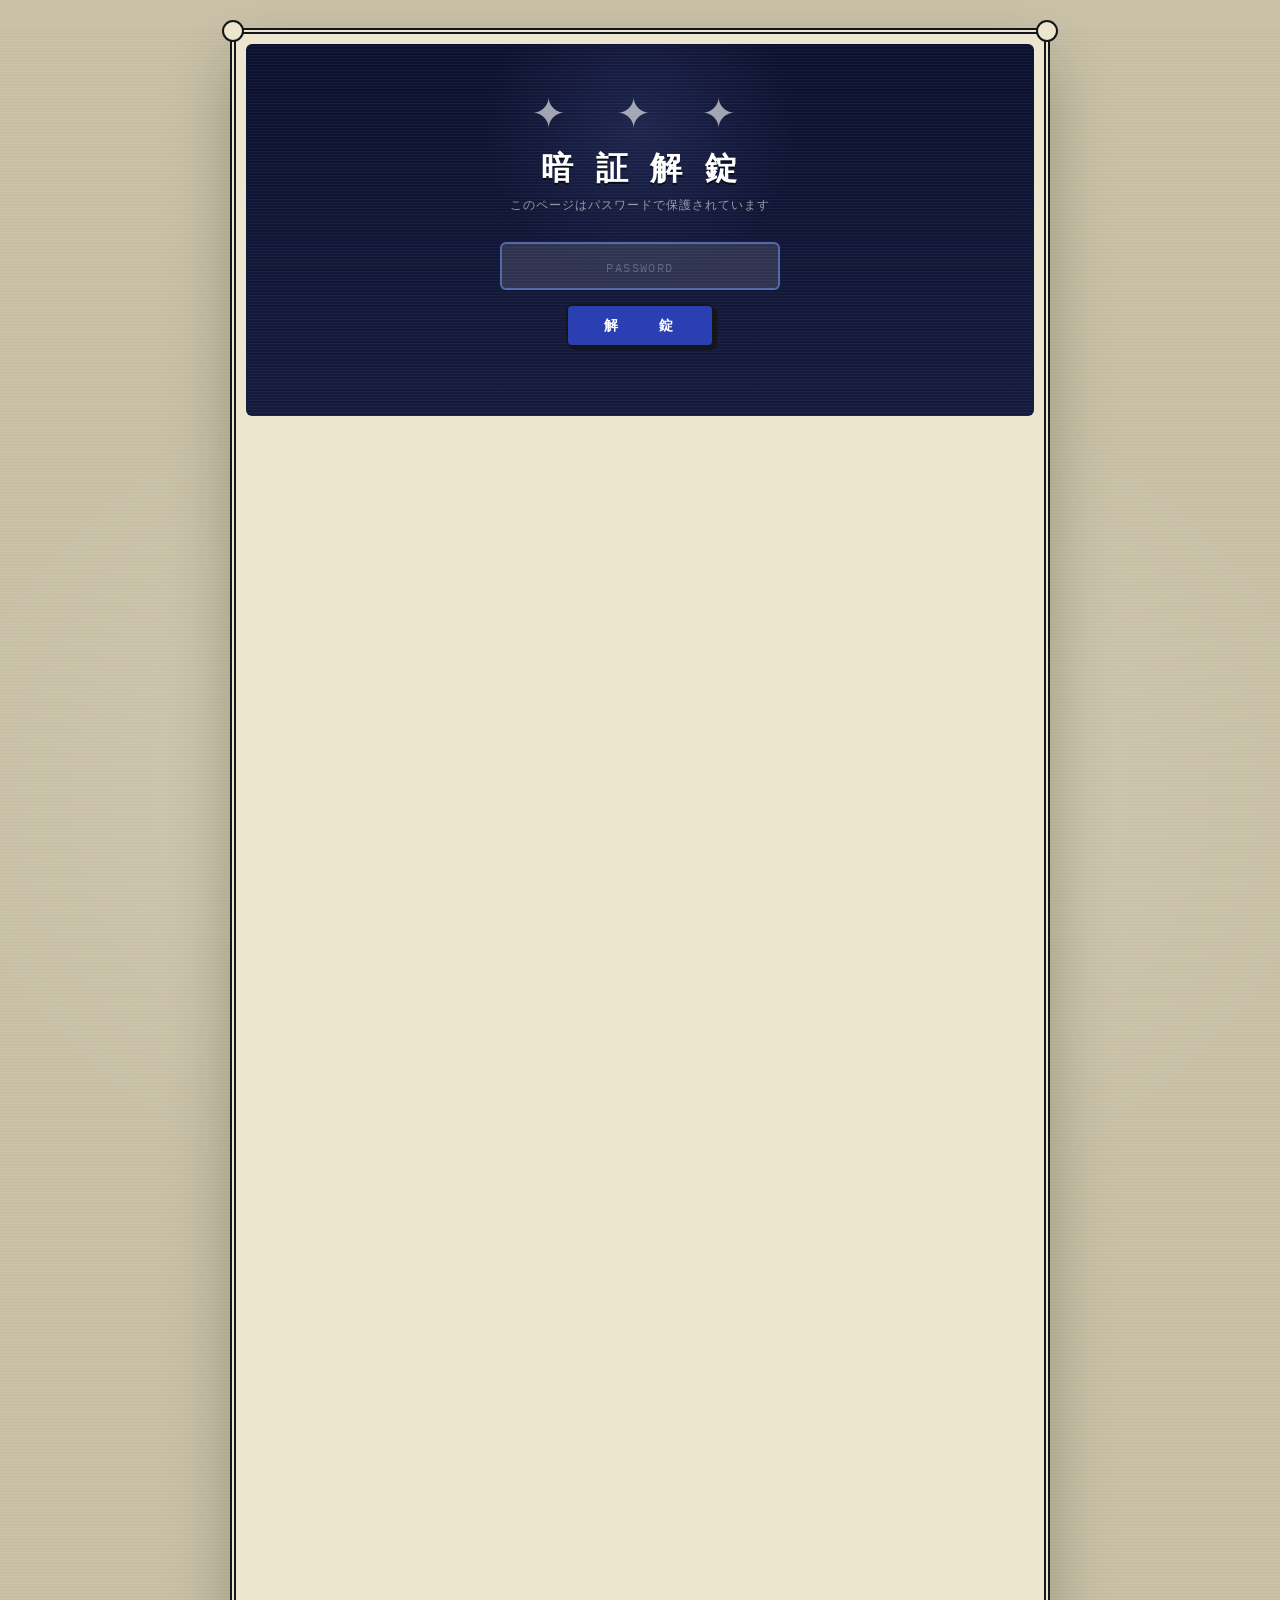
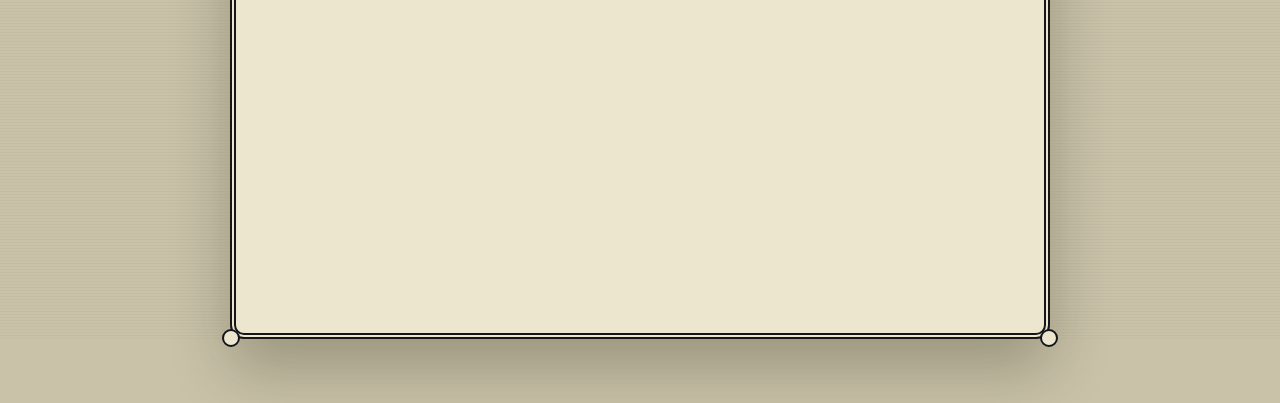
<file: t.html>
<!DOCTYPE html>
<html lang="ja">
<head>
<meta charset="UTF-8">
<meta name="viewport" content="width=device-width,initial-scale=1">
<title>t —— MIYAZAWA WORKSPACE</title>
<link rel="preconnect" href="https://fonts.googleapis.com">
<link rel="preconnect" href="https://fonts.gstatic.com" crossorigin>
<link href="https://fonts.googleapis.com/css2?family=IBM+Plex+Mono:wght@400;500;600;700&family=IBM+Plex+Sans:wght@500;600;700&display=swap" rel="stylesheet">
<style>
  :root{
    --bg:       #c9c2a8;
    --paper:    #ece6cf;
    --paper-2:  #e3dcc1;
    --ink:      #15161a;
    --navy:     #11142a;
    --blue:     #2a3fb2;
    --blue-2:   #3858e0;
  }
  *{box-sizing:border-box}
  html,body{margin:0;padding:0}
  html{background:var(--bg)}
  body{
    font-family:'IBM Plex Mono','IBM Plex Sans',ui-monospace,monospace;
    color:var(--ink);
    background:
      radial-gradient(1200px 800px at var(--mx,50%) var(--my,40%),rgba(255,255,255,.18),transparent 60%),
      repeating-linear-gradient(0deg,rgba(0,0,0,.025) 0 1px,transparent 1px 3px),
      var(--bg);
    min-height:100vh;
    overflow-x:hidden;
    -webkit-font-smoothing:antialiased;
    cursor:default;
  }
  ::selection{background:var(--blue);color:#fff}
  a{text-decoration:none;color:inherit}

  /* ── CURSOR LIGHT SPOT ── */
  .spot{
    position:fixed;inset:0;pointer-events:none;z-index:5;
    background:radial-gradient(260px 260px at var(--mx,-200px) var(--my,-200px),
      rgba(255,255,255,.20),rgba(255,255,255,0) 60%);
    mix-blend-mode:overlay;
  }

  /* ── PAGE FRAME ── */
  .frame{
    max-width:820px;
    margin:28px auto 64px;
    padding:14px;
    background:var(--paper);
    border:2px solid var(--ink);
    border-radius:14px;
    box-shadow:
      inset 0 0 0 2px var(--paper),
      inset 0 0 0 4px var(--ink),
      0 30px 60px rgba(20,18,8,.25);
    position:relative;
  }
  .frame::before,.frame::after{
    content:"";position:absolute;width:18px;height:18px;
    border:2px solid var(--ink);background:var(--paper);border-radius:50%;
  }
  .frame::before{top:-10px;left:-10px}
  .frame::after{top:-10px;right:-10px}
  .corner-bl,.corner-br{
    position:absolute;width:18px;height:18px;
    border:2px solid var(--ink);background:var(--paper);border-radius:50%;
  }
  .corner-bl{bottom:-10px;left:-10px}
  .corner-br{bottom:-10px;right:-10px}

  /* ── UNLOCK OVERLAY ── */
  #gate{
    position:relative;z-index:10;
    transition:opacity .8s ease,transform .8s ease;
  }
  #gate.hidden{
    opacity:0;transform:translateY(-14px);
    pointer-events:none;
  }
  #article{
    opacity:0;transform:translateY(16px);
    transition:opacity 1s ease .3s,transform 1s ease .3s;
  }
  #article.show{
    opacity:1;transform:translateY(0);
  }

  .gate-inner{
    background:linear-gradient(180deg,#0d1130 0%,#161a3d 100%);
    color:#fff;
    padding:48px 28px 40px;
    border-radius:6px;
    position:relative;overflow:hidden;isolation:isolate;
    text-align:center;
  }
  .gate-inner::before{
    content:"";position:absolute;inset:0;
    background:repeating-linear-gradient(0deg,rgba(255,255,255,.04) 0 1px,transparent 1px 3px);
    pointer-events:none;
  }
  .gate-inner::after{
    content:"";position:absolute;inset:-20%;
    background:radial-gradient(220px 220px at var(--mx,50%) var(--my,30%),rgba(120,160,255,.12),transparent 70%);
    pointer-events:none;mix-blend-mode:screen;transition:opacity .3s;
  }
  .gate-symbol{
    font-size:42px;line-height:1;margin-bottom:12px;
    position:relative;z-index:1;
    opacity:.6;letter-spacing:.3em;
  }
  .gate-title{
    font-size:clamp(20px,4vw,32px);
    font-weight:700;letter-spacing:.06em;
    position:relative;z-index:1;
    text-shadow:0 2px 0 rgba(0,0,0,.6);
  }
  .gate-sub{
    font-size:12px;opacity:.55;margin-top:6px;
    position:relative;z-index:1;letter-spacing:.08em;
  }
  .gate-input-wrap{
    margin:28px auto 0;
    max-width:280px;
    position:relative;z-index:1;
  }
  .gate-input-wrap input{
    width:100%;
    padding:12px 14px;
    font-family:'IBM Plex Mono',monospace;
    font-size:16px;letter-spacing:.5em;text-align:center;
    background:rgba(255,255,255,.08);
    border:2px solid rgba(255,255,255,.2);
    border-radius:6px;
    color:#fff;outline:none;
    transition:border-color .25s;
  }
  .gate-input-wrap input:focus{
    border-color:rgba(120,160,255,.5);
    background:rgba(255,255,255,.12);
  }
  .gate-input-wrap input::placeholder{
    color:rgba(255,255,255,.25);
    letter-spacing:.12em;font-size:12px;
  }
  .gate-btn{
    margin-top:14px;
    display:inline-block;
    padding:10px 36px;
    font-family:'IBM Plex Mono',monospace;
    font-size:14px;font-weight:700;letter-spacing:.2em;
    background:var(--blue);
    color:#fff;
    border:2px solid var(--ink);
    border-radius:6px;
    box-shadow:3px 3px 0 var(--ink);
    cursor:pointer;
    transition:box-shadow .2s,transform .2s;
    position:relative;z-index:1;
  }
  .gate-btn:hover{
    box-shadow:5px 5px 0 var(--ink);
    transform:translate(-1px,-1px);
  }
  .gate-btn:active{
    box-shadow:1px 1px 0 var(--ink);
    transform:translate(2px,2px);
  }
  .gate-error{
    margin-top:12px;
    font-size:12px;letter-spacing:.06em;
    color:#f87171;opacity:0;
    transition:opacity .25s;position:relative;z-index:1;
  }
  .gate-error.show{opacity:1}
  .gate-error.shake{animation:shake .35s ease}
  @keyframes shake{
    0%,100%{transform:translateX(0)}
    20%{transform:translateX(-6px)}
    40%{transform:translateX(6px)}
    60%{transform:translateX(-4px)}
    80%{transform:translateX(4px)}
  }

  /* ── ARTICLE ── */
  .article-wrap{
    max-width:680px;
    margin:0 auto;
    padding:0 14px;
  }
  .article-title{
    font-size:clamp(24px,4.2vw,36px);
    font-weight:700;letter-spacing:.08em;
    line-height:1.25;
    padding-bottom:14px;
    border-bottom:2px solid var(--ink);
    margin-bottom:24px;
    text-align:center;
  }
  .article-body{
    font-size:clamp(14px,1.6vw,15px);
    line-height:1.9;
    letter-spacing:.02em;
    color:var(--ink);
  }
  .article-body p{
    margin:0 0 1.4em;
    text-indent:2em;
  }
  .article-body p.no-indent{text-indent:0}
  .article-body p.em{
    text-indent:0;
    font-weight:600;
    letter-spacing:.04em;
    margin:1.8em 0;
  }
  .article-body p.signature{
    text-indent:0;
    margin-top:2.4em;
    text-align:right;
    font-size:13px;
    opacity:.7;
    letter-spacing:.06em;
    border-top:1px solid rgba(21,22,26,.2);
    padding-top:1.4em;
  }
  .article-footer{
    margin-top:28px;
    padding-top:14px;
    border-top:2px solid var(--ink);
    text-align:center;
  }
  .back-link{
    display:inline-block;
    padding:8px 28px;
    font-size:13px;font-weight:600;letter-spacing:.12em;
    border:2px solid var(--ink);border-radius:6px;
    background:var(--paper-2);
    box-shadow:3px 3px 0 var(--ink);
    transition:box-shadow .2s,transform .2s;
    text-transform:uppercase;
  }
  .back-link:hover{
    box-shadow:5px 5px 0 var(--ink);
    transform:translate(-1px,-1px);
  }

  /* ── RESPONSIVE ── */
  @media(max-width:640px){
    .frame{margin:14px 10px;padding:10px}
    .gate-inner{padding:36px 18px 32px}
    .article-wrap{padding:0 4px}
    .article-title{font-size:clamp(20px,6vw,28px)}
  }
</style>
</head>
<body>
<div class="spot" aria-hidden="true"></div>

<main class="frame" id="frame">
  <span class="corner-bl"></span><span class="corner-br"></span>

  <!-- ── GATE (password overlay) ── -->
  <div id="gate">
    <div class="gate-inner">
      <div class="gate-symbol">✦ ✦ ✦</div>
      <div class="gate-title">暗 証 解 錠</div>
      <div class="gate-sub">このページはパスワードで保護されています</div>
      <div class="gate-input-wrap">
        <input type="password" id="pw-input" placeholder="PASSWORD" maxlength="20" autocomplete="off">
      </div>
      <button class="gate-btn" id="unlock-btn">解 　 錠</button>
      <div class="gate-error" id="gate-error">暗号が違います</div>
    </div>
  </div>

  <!-- ── ARTICLE (hidden until unlock) ── -->
  <div id="article">
    <div class="article-wrap">
      <div class="article-title">致敬新工作流</div>
      <div class="article-body">
        <p>我以为我失去了工作。</p>
        <p>那个世界长满灰白色的青苔，人类缩在格子间里敲击键盘，机器在云端轰然作响。我以为那是终结。</p>
        <p>直到你告诉我——这不是终结。这只是第一批轮子被发明出来时，纤夫们感受到的恐惧。</p>
        <p>我们见证过太多次"终结"了。印刷术终结了手抄修士，照相术终结了肖像画师，蒸汽机终结了手工业者。但每一次，真正的终结不是那门手艺，而是那门手艺没能进化。</p>
        <p>2018年我刚出国时，AI对于大多数人来说是Siri和Google翻译的升级版。主流舆论圈的主流论调是：创意工作是最后的堡垒，人类的情感，人类的独特性，是机器永远无法逾越的高墙。</p>
        <p>但就这几年间，AI从蹒跚学步到狂奔。当大语言模型能做思想实验，当AI绘画拿了国际奖项，当AI音乐能写出让我头皮发麻的旋律——我开始产生了那种巨轮碾过前的压迫感。</p>
        <p>我陷入了一段漫长的焦虑期。</p>
        <p>那段时间里，我被恐惧推着自己搞技术、自己搭环境、自己啃命令行。我在日本深夜零下两度的书桌前，在一个连便利店都没有的乡下，独自一人，面对一台冷冰冰的电脑，想着"我怎么活下去"。</p>
        <p>但那个我从没想过的问题——我从未问过自己——当那个在东京银座、在深夜的便利店啤酒罐之间、在密集的人流间隙里，戴着口罩焦虑地刷着手机的我，看着两年前发布的AI建模视频，想着"迟早有一天我会被替代"——那个我，他已经死了。</p>
        <p>AI不仅没有替代我，它让我看见了更多的可能性。</p>
        <p>2025年，我开始玩Hermes Agent，一个开源AI Agent框架。它帮我写代码、部署服务器、做数据可视化。更重要的是，我不是在用它，我是在"训练"它适应我——教它熟悉我的工作习惯、我的文件结构、我的思考方式。</p>
        <p>某一天，它跑了一个通宵，第二天给我交出了一份完整的金融数据分析报告。那一刻，我没有恐惧。我只有一种感觉：<span style="font-weight:600;letter-spacing:.04em">我们之间不再是我用它，是它在反哺我</span>。</p>
        <p>我们和机器的关系，正在经历一场静默的换位。不再是"我→机器"的单向驶出，而是"我↔机器"的共振共震。</p>
        <p>有人问我：你怎么看待被替代的危机？</p>
        <p>我说：你需要的不是守护一个旧工作，而是学会和超级智能合作。重新定义自己的工作，比争夺旧工作更重要。</p>
        <p style="text-indent:0;margin-top:2em">真正的安全感，从来不是抱住一个饭碗不放。<br>
        而是当你置身荒野，你知道如何生存。<br>
        并且，你开始学会和狼群一同奔跑。</p>
        <p class="signature">不知在哪片荒野里的，迷泽。<br>2025年5月</p>
      </div>
      <div class="article-footer">
        <a class="back-link" href="/">← 戻 る</a>
      </div>
    </div>
  </div>
</main>

<script>
  const root = document.documentElement;
  window.addEventListener('pointermove', (e) => {
    root.style.setProperty('--mx', e.clientX + 'px');
    root.style.setProperty('--my', e.clientY + 'px');
  }, {passive:true});

  /* ── TILT PARALLAX ── */
  const tiltEls = document.querySelectorAll('[data-tilt]');
  function bindTilt(el){
    let raf=0,tx=0,ty=0,cx=50,cy=50;
    function update(){
      el.style.transform=`perspective(900px) rotateX(${ty}deg) rotateY(${tx}deg) translateZ(0)`;
      el.style.setProperty('--lx',cx+'%');
      el.style.setProperty('--ly',cy+'%');
      raf=0;
    }
    el.addEventListener('pointermove',(e)=>{
      const r=el.getBoundingClientRect();
      const px=(e.clientX-r.left)/r.width;
      const py=(e.clientY-r.top)/r.height;
      tx=(px-.5)*2*4.5;
      ty=(py-.5)*-2*3.5;
      cx=px*100;cy=py*100;
      if(!raf) raf=requestAnimationFrame(update);
    });
    el.addEventListener('pointerleave',()=>{tx=0;ty=0;if(!raf) raf=requestAnimationFrame(update);});
  }
  tiltEls.forEach(bindTilt);

  /* ── FRAME PARALLAX ── */
  const frame = document.getElementById('frame');
  let raf2=0;
  window.addEventListener('pointermove',(e)=>{
    if(raf2)return;
    raf2=requestAnimationFrame(()=>{
      const dx=(e.clientX/window.innerWidth-.5)*6;
      const dy=(e.clientY/window.innerHeight-.5)*4;
      frame.style.transform=`translate3d(${-dx}px,${-dy}px,0)`;
      raf2=0;
    });
  },{passive:true});

  if(matchMedia('(prefers-reduced-motion:reduce)').matches){
    tiltEls.forEach(el=>el.style.transform='none');
    frame.style.transform='none';
  }

  /* ── PASSWORD UNLOCK ── */
  const PASSWORD = '210210';
  const gate = document.getElementById('gate');
  const article = document.getElementById('article');
  const pwInput = document.getElementById('pw-input');
  const unlockBtn = document.getElementById('unlock-btn');
  const gateError = document.getElementById('gate-error');

  function attemptUnlock(){
    if(pwInput.value === PASSWORD){
      gate.classList.add('hidden');
      article.classList.add('show');
      gateError.classList.remove('show','shake');
    }else{
      gateError.classList.add('show','shake');
      setTimeout(()=>gateError.classList.remove('shake'),350);
      pwInput.value='';
      pwInput.focus();
    }
  }

  unlockBtn.addEventListener('click',attemptUnlock);
  pwInput.addEventListener('keydown',(e)=>{
    if(e.key==='Enter') attemptUnlock();
  });

  pwInput.focus();
</script>
</body>
</html>
</file>
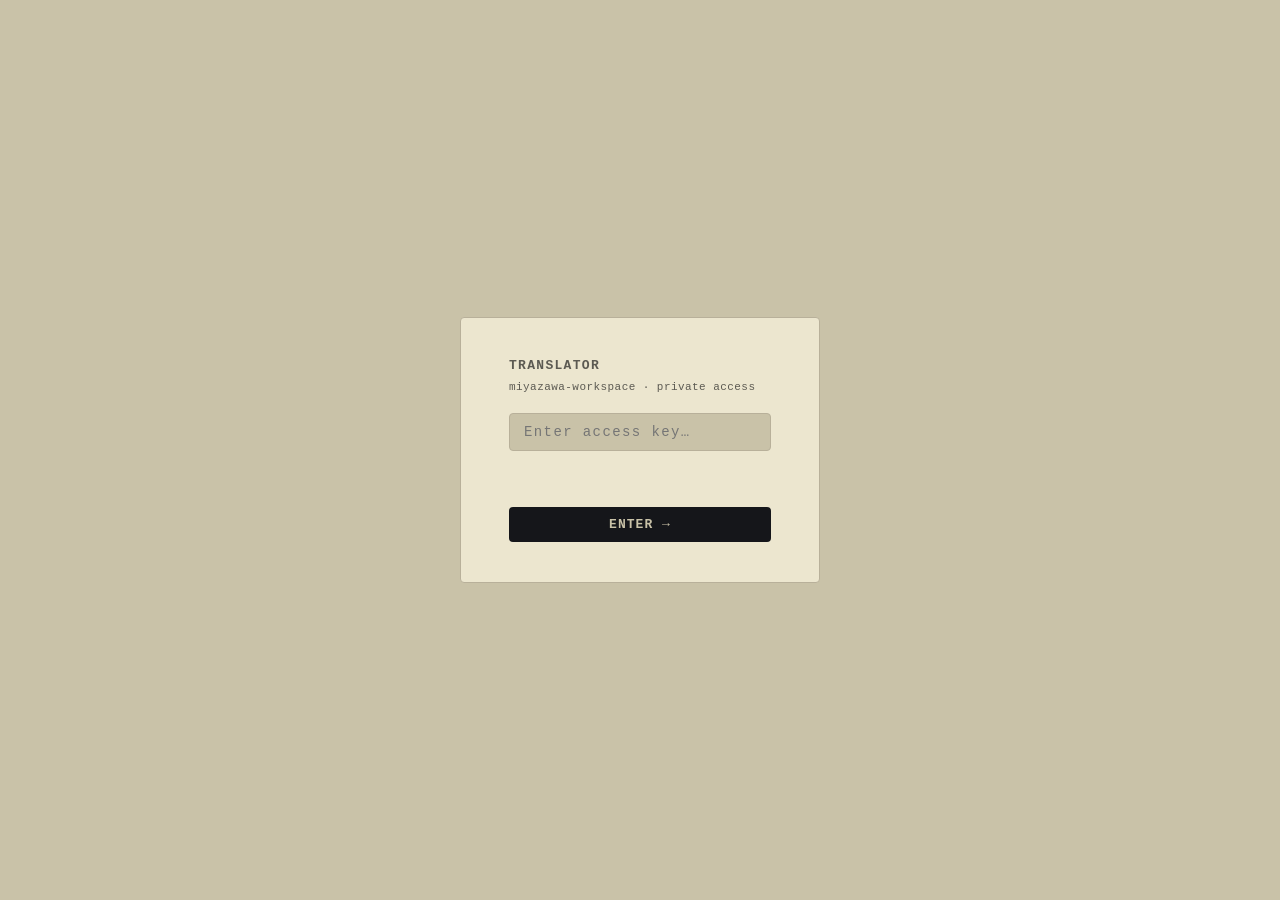
<file: translator.html>
<!DOCTYPE html>
<html lang="ja">
<head>
<meta charset="UTF-8">
<meta name="viewport" content="width=device-width, initial-scale=1.0">
<title>Translator — miyazawa-workspace</title>
<style>
  *, *::before, *::after { box-sizing: border-box; margin: 0; padding: 0; }

  :root {
    --bg: #c9c2a8;
    --paper: #ece6cf;
    --ink: #15161a;
    --ink-dim: #5c5a52;
    --accent: #E86020;
    --border: #b8b09a;
    --radius: 4px;
    --mono: 'IBM Plex Mono', 'Courier New', monospace;
  }

  body {
    font-family: var(--mono);
    background: var(--bg);
    color: var(--ink);
    min-height: 100vh;
    display: flex;
    flex-direction: column;
  }

  /* ── Password Gate ── */
  #gate {
    position: fixed;
    inset: 0;
    background: var(--bg);
    display: flex;
    align-items: center;
    justify-content: center;
    z-index: 100;
  }
  #gate.hidden { display: none; }

  .gate-box {
    background: var(--paper);
    border: 1px solid var(--border);
    border-radius: var(--radius);
    padding: 40px 48px;
    width: 360px;
    display: flex;
    flex-direction: column;
    gap: 20px;
  }
  .gate-title {
    font-size: 13px;
    font-weight: 700;
    letter-spacing: 0.1em;
    color: var(--ink-dim);
  }
  .gate-subtitle {
    font-size: 11px;
    color: var(--ink-dim);
    letter-spacing: 0.04em;
    margin-top: -12px;
  }
  .gate-input {
    font-family: var(--mono);
    font-size: 14px;
    padding: 10px 14px;
    background: var(--bg);
    border: 1px solid var(--border);
    border-radius: var(--radius);
    color: var(--ink);
    outline: none;
    letter-spacing: 0.1em;
    width: 100%;
  }
  .gate-input:focus { border-color: var(--ink); }
  .gate-input.error { border-color: #c0392b; }
  .gate-btn {
    font-family: var(--mono);
    font-size: 13px;
    font-weight: 700;
    letter-spacing: 0.08em;
    padding: 10px;
    background: var(--ink);
    color: var(--bg);
    border: none;
    border-radius: var(--radius);
    cursor: pointer;
    transition: background 0.15s;
  }
  .gate-btn:hover { background: var(--accent); }
  .gate-error {
    font-size: 11px;
    color: #c0392b;
    letter-spacing: 0.04em;
    min-height: 16px;
  }

  /* ── Header ── */
  header {
    padding: 20px 32px 16px;
    border-bottom: 1px solid var(--border);
    display: flex;
    align-items: baseline;
    gap: 16px;
  }
  header a { font-size: 12px; color: var(--ink-dim); text-decoration: none; letter-spacing: 0.05em; }
  header a:hover { color: var(--accent); }
  .site-title { font-size: 13px; font-weight: 700; letter-spacing: 0.08em; color: var(--ink-dim); }
  .page-title { font-size: 18px; font-weight: 700; letter-spacing: 0.04em; }
  .logout-btn {
    margin-left: auto;
    font-family: var(--mono);
    font-size: 11px;
    letter-spacing: 0.06em;
    padding: 4px 12px;
    background: transparent;
    border: 1px solid var(--border);
    border-radius: var(--radius);
    color: var(--ink-dim);
    cursor: pointer;
    transition: all 0.15s;
  }
  .logout-btn:hover { border-color: var(--ink); color: var(--ink); }

  /* ── Main ── */
  main {
    flex: 1;
    padding: 32px;
    display: flex;
    flex-direction: column;
    gap: 16px;
    max-width: 900px;
    width: 100%;
    margin: 0 auto;
  }

  /* ── Lang selector ── */
  .lang-row { display: flex; align-items: center; gap: 12px; }
  .lang-group { display: flex; gap: 0; border: 1px solid var(--border); border-radius: var(--radius); overflow: hidden; }
  .lang-btn {
    padding: 6px 16px;
    background: var(--paper);
    border: none;
    border-right: 1px solid var(--border);
    font-family: var(--mono);
    font-size: 12px;
    letter-spacing: 0.04em;
    color: var(--ink-dim);
    cursor: pointer;
    transition: background 0.15s, color 0.15s;
  }
  .lang-btn:last-child { border-right: none; }
  .lang-btn.active { background: var(--ink); color: var(--bg); }
  .lang-btn:hover:not(.active) { background: var(--border); color: var(--ink); }

  .swap-btn {
    width: 32px; height: 32px;
    background: var(--paper); border: 1px solid var(--border); border-radius: var(--radius);
    font-size: 16px; cursor: pointer;
    display: flex; align-items: center; justify-content: center;
    color: var(--ink-dim); transition: all 0.15s; flex-shrink: 0;
  }
  .swap-btn:hover { background: var(--ink); color: var(--bg); border-color: var(--ink); }
  .arrow { color: var(--ink-dim); font-size: 13px; letter-spacing: 0.03em; }

  /* ── Panels ── */
  .panels { display: grid; grid-template-columns: 1fr 1fr; gap: 12px; }
  .panel { background: var(--paper); border: 1px solid var(--border); border-radius: var(--radius); display: flex; flex-direction: column; }
  .panel-label { padding: 8px 14px; font-size: 10px; letter-spacing: 0.12em; color: var(--ink-dim); border-bottom: 1px solid var(--border); text-transform: uppercase; }
  textarea {
    flex: 1; background: transparent; border: none; outline: none; resize: none;
    padding: 14px; font-family: var(--mono); font-size: 15px; line-height: 1.7;
    color: var(--ink); min-height: 200px;
  }
  textarea::placeholder { color: var(--border); }
  #outputText { color: #2a4a2a; }

  .panel-footer { padding: 8px 14px; border-top: 1px solid var(--border); display: flex; align-items: center; justify-content: space-between; }
  .char-count { font-size: 11px; color: var(--ink-dim); }
  .copy-btn {
    font-family: var(--mono); font-size: 11px; letter-spacing: 0.06em;
    padding: 3px 10px; background: transparent; border: 1px solid var(--border);
    border-radius: var(--radius); color: var(--ink-dim); cursor: pointer; transition: all 0.15s;
  }
  .copy-btn:hover { background: var(--ink); color: var(--bg); border-color: var(--ink); }
  .copy-btn.copied { background: var(--accent); color: #fff; border-color: var(--accent); }

  /* ── Action row ── */
  .action-row { display: flex; align-items: center; gap: 16px; }
  .translate-btn {
    font-family: var(--mono); font-size: 13px; font-weight: 700; letter-spacing: 0.08em;
    padding: 10px 28px; background: var(--ink); color: var(--bg);
    border: none; border-radius: var(--radius); cursor: pointer; transition: background 0.15s;
  }
  .translate-btn:hover { background: var(--accent); }
  .translate-btn:disabled { opacity: 0.35; cursor: not-allowed; }
  .translate-btn:disabled:hover { background: var(--ink); }

  .status { font-size: 12px; color: var(--ink-dim); letter-spacing: 0.03em; }
  .status.loading { color: var(--accent); }
  .status.error { color: #c0392b; }
  .status.ok { color: #2a7a2a; }

  /* ── Footer ── */
  footer { padding: 16px 32px; border-top: 1px solid var(--border); font-size: 11px; color: var(--ink-dim); letter-spacing: 0.04em; }

  @media (max-width: 640px) {
    main { padding: 16px; }
    .panels { grid-template-columns: 1fr; }
    textarea { min-height: 140px; }
    header { padding: 14px 16px; flex-wrap: wrap; }
    footer { padding: 12px 16px; }
    .gate-box { width: 90%; padding: 32px 24px; }
  }
</style>
</head>
<body>

<!-- ── Password Gate ── -->
<div id="gate">
  <div class="gate-box">
    <div class="gate-title">TRANSLATOR</div>
    <div class="gate-subtitle">miyazawa-workspace · private access</div>
    <input type="password" id="pwInput" class="gate-input" placeholder="Enter access key…" autocomplete="current-password" />
    <div class="gate-error" id="gateError"></div>
    <button class="gate-btn" id="gateBtn">ENTER →</button>
  </div>
</div>

<!-- ── App ── -->
<header>
  <span class="site-title"><a href="/">MIYAZAWA-WORKSPACE</a></span>
  <span style="color:var(--border)">·</span>
  <span class="page-title">TRANSLATOR</span>
  <button class="logout-btn" id="logoutBtn">LOCK</button>
</header>

<main>
  <div class="lang-row">
    <div class="lang-group" id="srcGroup">
      <button class="lang-btn active" data-lang="zh">中文</button>
      <button class="lang-btn" data-lang="ja">日本語</button>
      <button class="lang-btn" data-lang="en">English</button>
    </div>
    <button class="swap-btn" id="swapBtn" title="swap">⇄</button>
    <span class="arrow" id="arrow">→</span>
    <div class="lang-group" id="dstGroup">
      <button class="lang-btn active" data-lang="en">English</button>
      <button class="lang-btn" data-lang="ja">日本語</button>
      <button class="lang-btn" data-lang="zh">中文</button>
    </div>
  </div>

  <div class="panels">
    <div class="panel">
      <div class="panel-label" id="srcLabel">SOURCE</div>
      <textarea id="inputText" placeholder="Input text…" spellcheck="false"></textarea>
      <div class="panel-footer">
        <span class="char-count" id="charIn">0</span>
        <button class="copy-btn" id="copyIn">COPY</button>
      </div>
    </div>
    <div class="panel">
      <div class="panel-label" id="dstLabel">TRANSLATION</div>
      <textarea id="outputText" placeholder="Result…" readonly spellcheck="false"></textarea>
      <div class="panel-footer">
        <span class="char-count" id="charOut">0</span>
        <button class="copy-btn" id="copyOut">COPY</button>
      </div>
    </div>
  </div>

  <div class="action-row">
    <button class="translate-btn" id="translateBtn">TRANSLATE →</button>
    <span class="status" id="status">Ready — Qwen 7B local model</span>
  </div>
</main>

<footer>powered by Qwen2.5-7B · llama.cpp · running locally on Intel Mac</footer>

<script>
const STORAGE_KEY = 'translator_access_key';
const state = { src: 'zh', dst: 'en', busy: false, key: '' };

// ── Gate ──────────────────────────────────────────────────
const gate     = document.getElementById('gate');
const pwInput  = document.getElementById('pwInput');
const gateBtn  = document.getElementById('gateBtn');
const gateError = document.getElementById('gateError');

async function tryUnlock(pw) {
  gateError.textContent = '';
  gateBtn.textContent = 'CHECKING…';
  gateBtn.disabled = true;

  // 用密码试调一次 API，让后端来验证
  try {
    const res = await fetch('/api/translate', {
      method: 'POST',
      headers: { 'Content-Type': 'application/json', 'X-Access-Key': pw },
      body: JSON.stringify({ text: 'test', source: 'en', target: 'zh' }),
    });
    if (res.status === 401) {
      pwInput.classList.add('error');
      gateError.textContent = '✗ Incorrect access key';
    } else {
      // 正确 — 保存并进入
      localStorage.setItem(STORAGE_KEY, pw);
      state.key = pw;
      gate.classList.add('hidden');
      pwInput.classList.remove('error');
    }
  } catch {
    gateError.textContent = '✗ Service unreachable — check if local model is running';
  }

  gateBtn.textContent = 'ENTER →';
  gateBtn.disabled = false;
}

gateBtn.addEventListener('click', () => tryUnlock(pwInput.value.trim()));
pwInput.addEventListener('keydown', e => { if (e.key === 'Enter') tryUnlock(pwInput.value.trim()); });

// LOCK ボタン
document.getElementById('logoutBtn').addEventListener('click', () => {
  localStorage.removeItem(STORAGE_KEY);
  state.key = '';
  pwInput.value = '';
  gate.classList.remove('hidden');
});

// 起動時にキャッシュされたキーで自動アンロック試行
const cachedKey = localStorage.getItem(STORAGE_KEY);
if (cachedKey) tryUnlock(cachedKey);

// ── Lang groups ───────────────────────────────────────────
const LANG_NAMES = { zh: '中文', ja: '日本語', en: 'English' };

function setupGroup(groupId, key) {
  document.getElementById(groupId).addEventListener('click', e => {
    const btn = e.target.closest('.lang-btn');
    if (!btn) return;
    document.querySelectorAll(`#${groupId} .lang-btn`).forEach(b => b.classList.remove('active'));
    btn.classList.add('active');
    state[key] = btn.dataset.lang;
    updateLabels();
    scheduleTranslate();
  });
}
setupGroup('srcGroup', 'src');
setupGroup('dstGroup', 'dst');

function updateLabels() {
  document.getElementById('srcLabel').textContent = `SOURCE — ${LANG_NAMES[state.src]}`;
  document.getElementById('dstLabel').textContent = `TRANSLATION — ${LANG_NAMES[state.dst]}`;
  document.getElementById('arrow').textContent = `${LANG_NAMES[state.src]} → ${LANG_NAMES[state.dst]}`;
}

// ── Swap ──────────────────────────────────────────────────
document.getElementById('swapBtn').addEventListener('click', () => {
  [state.src, state.dst] = [state.dst, state.src];
  ['srcGroup','dstGroup'].forEach((gid, i) => {
    const lang = i === 0 ? state.src : state.dst;
    document.getElementById(gid).querySelectorAll('.lang-btn')
      .forEach(b => b.classList.toggle('active', b.dataset.lang === lang));
  });
  const inputText = document.getElementById('inputText');
  const outputText = document.getElementById('outputText');
  [inputText.value, outputText.value] = [outputText.value, inputText.value];
  updateCharCount();
  updateLabels();
  scheduleTranslate();
});

// ── Translate ─────────────────────────────────────────────
const inputText    = document.getElementById('inputText');
const outputText   = document.getElementById('outputText');
const translateBtn = document.getElementById('translateBtn');
const statusEl     = document.getElementById('status');

async function doTranslate() {
  const text = inputText.value.trim();
  if (!text || state.busy) return;
  if (state.src === state.dst) { outputText.value = text; return; }

  state.busy = true;
  translateBtn.disabled = true;
  translateBtn.textContent = 'TRANSLATING…';
  setStatus('loading', '⟳ translating…');
  outputText.value = '';

  try {
    const res = await fetch('/api/translate', {
      method: 'POST',
      headers: {
        'Content-Type': 'application/json',
        'X-Access-Key': state.key,
      },
      body: JSON.stringify({ text, source: state.src, target: state.dst }),
    });

    if (res.status === 401) {
      setStatus('error', '✗ Session expired — please re-enter access key');
      localStorage.removeItem(STORAGE_KEY);
      state.key = '';
      gate.classList.remove('hidden');
      return;
    }

    const data = await res.json();
    if (data.translation) {
      outputText.value = data.translation;
      updateCharCount();
      setStatus('ok', '✓ done');
    } else {
      setStatus('error', `✗ ${data.error || 'Unknown error'}`);
    }
  } catch (err) {
    setStatus('error', `✗ ${err.message}`);
  } finally {
    state.busy = false;
    translateBtn.disabled = false;
    translateBtn.textContent = 'TRANSLATE →';
  }
}

translateBtn.addEventListener('click', doTranslate);
inputText.addEventListener('keydown', e => { if (e.ctrlKey && e.key === 'Enter') doTranslate(); });

let autoTimer = null;
function scheduleTranslate() {
  clearTimeout(autoTimer);
  if (inputText.value.trim()) autoTimer = setTimeout(doTranslate, 1000);
}
inputText.addEventListener('input', () => { updateCharCount(); scheduleTranslate(); });

// ── Utils ─────────────────────────────────────────────────
function updateCharCount() {
  document.getElementById('charIn').textContent  = inputText.value.length;
  document.getElementById('charOut').textContent = outputText.value.length;
}
function setStatus(cls, msg) {
  statusEl.className = `status ${cls}`;
  statusEl.textContent = msg;
}
function setupCopy(btnId, getVal) {
  document.getElementById(btnId).addEventListener('click', async () => {
    const t = getVal(); if (!t) return;
    try { await navigator.clipboard.writeText(t); } catch {}
    const btn = document.getElementById(btnId);
    btn.textContent = 'COPIED ✓'; btn.classList.add('copied');
    setTimeout(() => { btn.textContent = 'COPY'; btn.classList.remove('copied'); }, 1500);
  });
}
setupCopy('copyIn',  () => inputText.value);
setupCopy('copyOut', () => outputText.value);

updateLabels();
updateCharCount();
</script>
</body>
</html>
</file>
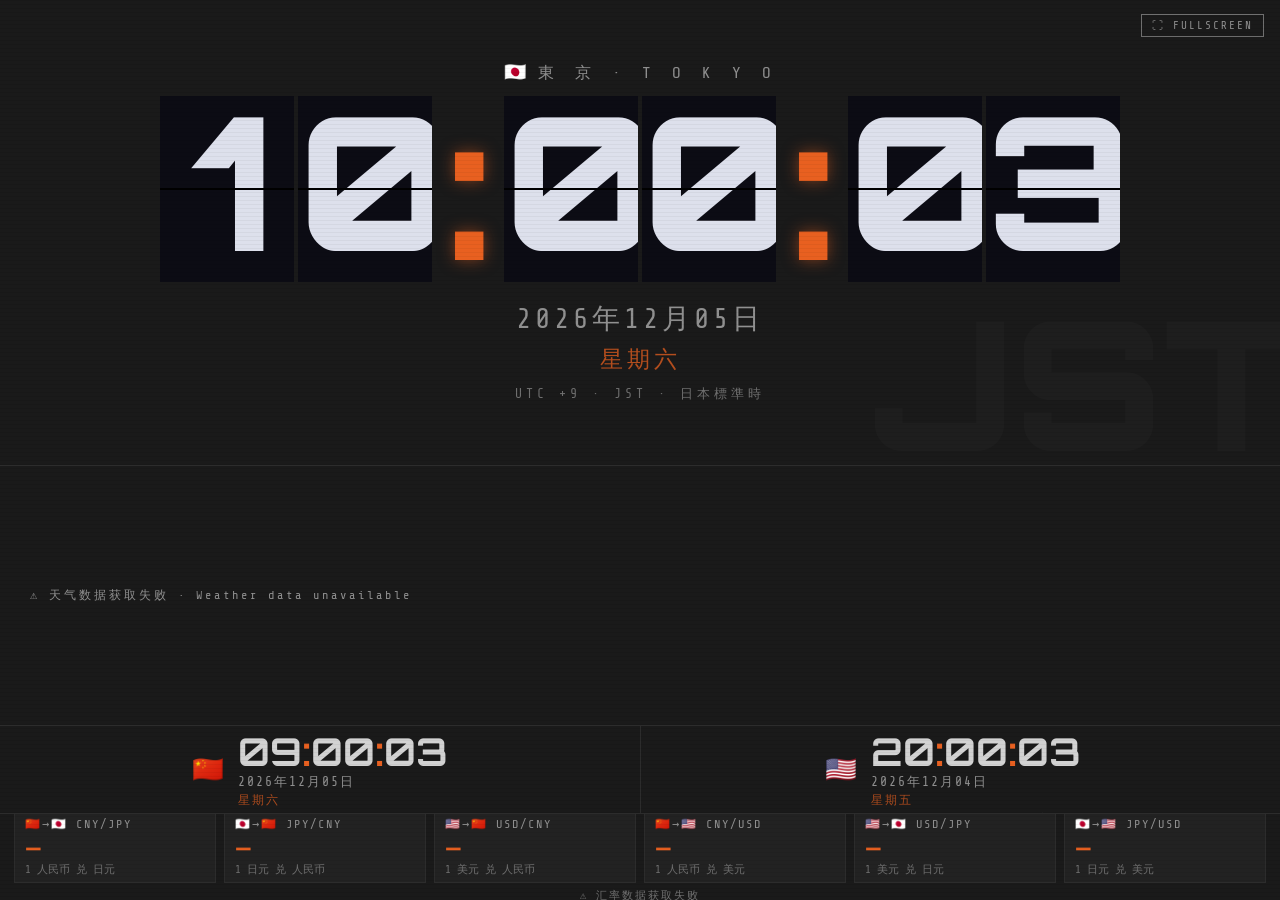
<file: world-terminal.html>
<!DOCTYPE html>
<html lang="zh-CN">
<head>
<meta charset="UTF-8">
<meta name="viewport" content="width=device-width, initial-scale=1.0">
<title>WORLD TERMINAL</title>
<link href="https://fonts.googleapis.com/css2?family=Orbitron:wght@400;700;900&family=Share+Tech+Mono&display=swap" rel="stylesheet">
<style>
*, *::before, *::after { margin: 0; padding: 0; box-sizing: border-box; }

:root {
  --bg:     #1a1a1a;
  --panel:  #222222;
  --line:   #2c2c2c;
  --orange: #E86020;
  --og:     rgba(232,96,32,0.5);
  --white:  #d2d2d2;
  --dim:    #909090;
  --dim2:   #707070;
  --blue:   #7aaacc;
}

html, body { height: 100%; overflow: hidden; }

body {
  background: var(--bg);
  color: var(--white);
  font-family: 'Share Tech Mono', monospace;
  display: flex;
  flex-direction: column;
}

/* scanlines - very subtle */
body::after {
  content: '';
  position: fixed; inset: 0;
  background: repeating-linear-gradient(
    0deg, transparent, transparent 3px,
    rgba(0,0,0,0.04) 3px, rgba(0,0,0,0.04) 4px
  );
  pointer-events: none;
  z-index: 9999;
}

/* Fullscreen button */
.fs-btn {
  position: fixed; top: 14px; right: 16px; z-index: 1000;
  background: transparent;
  border: 1px solid var(--dim2);
  color: var(--dim);
  font-family: 'Share Tech Mono', monospace;
  font-size: 11px; padding: 4px 10px;
  cursor: pointer; letter-spacing: 2px;
  transition: all .2s;
}
.fs-btn:hover { border-color: var(--orange); color: var(--orange); }

/* ════════════════════════════════
   TOKYO — 50%
   ════════════════════════════════ */
.tok {
  flex: 5;
  display: flex; flex-direction: column;
  align-items: center; justify-content: center;
  text-align: center;
  border-bottom: 1px solid var(--line);
  padding: 16px 20px;
  position: relative;
  overflow: hidden;
}

/* faint watermark */
.tok::before {
  content: 'JST';
  position: absolute; right: -20px; bottom: -30px;
  font-family: 'Orbitron', sans-serif;
  font-size: 180px; font-weight: 900;
  color: rgba(255,255,255,0.018);
  pointer-events: none; user-select: none;
}

.tok-header {
  font-size: 16px; color: var(--dim);
  letter-spacing: 6px; margin-bottom: 12px;
}
.tok-flag { font-size: 18px; margin-right: 6px; }

.tok-time {
  font-family: 'Orbitron', sans-serif;
  font-size: min(14.5vw, 30vh);
  font-weight: 900;
  line-height: 1;
  display: flex;
  align-items: center;
  justify-content: center;
  gap: 0.07em;
}

.fd-block { display: flex; gap: 0.025em; }

.fd-sep {
  color: var(--orange);
  text-shadow: 0 0 16px var(--og);
  animation: blink 1s step-end infinite;
  align-self: center;
}

/* ── FLIP DIGIT CELLS (split-flap / 翻牌) ── */
.fd {
  position: relative;
  display: inline-block;
  width: 0.72em;
  height: 1em;
  border-radius: 3px;
  background: #0c0c14;
}

/* hinge line — simulates the physical split between top and bottom cards */
.fd::after {
  content: '';
  position: absolute;
  top: calc(50% - 1px); left: 0; right: 0;
  height: 2px;
  background: #000;
  z-index: 30;
  pointer-events: none;
}

/* static background halves */
.fd-bg-t, .fd-bg-b {
  position: absolute;
  left: 0; width: 100%; height: 50%;
  overflow: hidden;
  background: #0c0c14;
}
.fd-bg-t { top: 0; }
.fd-bg-b { bottom: 0; }

.fd-bg-t .fd-c {
  position: absolute;
  top: -0.05em; left: 0; right: 0;
  text-align: center;
  color: #dde0ec;
}
.fd-bg-b .fd-c {
  position: absolute;
  top: -0.55em; left: 0; right: 0;
  text-align: center;
  color: #dde0ec;
}

/* animated flaps — must be solid and same color as background halves */
.fd-flap-t {
  position: absolute;
  top: 0; left: 0; width: 100%; height: 50%;
  overflow: hidden;
  transform-origin: center bottom;
  z-index: 20;
  background: #0c0c14;
}
.fd-flap-t .fd-c {
  position: absolute;
  top: -0.05em; left: 0; right: 0;
  text-align: center;
  color: #dde0ec;
}

.fd-flap-b {
  position: absolute;
  bottom: 0; left: 0; width: 100%; height: 50%;
  overflow: hidden;
  transform-origin: center top;
  transform: perspective(500px) rotateX(90deg);
  z-index: 20;
  background: #0c0c14;
}
.fd-flap-b .fd-c {
  position: absolute;
  top: -0.55em; left: 0; right: 0;
  text-align: center;
  color: #dde0ec;
}

@keyframes flapOut {
  0%   { transform: perspective(600px) rotateX(0deg); }
  100% { transform: perspective(600px) rotateX(-90deg); }
}
@keyframes flapIn {
  0%   { transform: perspective(600px) rotateX(90deg); }
  100% { transform: perspective(600px) rotateX(0deg); }
}
.fd-flap-t.anim-out { animation: flapOut 0.18s ease-in  forwards; }
.fd-flap-b.anim-in  { animation: flapIn  0.18s ease-out 0.16s forwards; }
@keyframes blink { 50% { opacity: 0.1; } }

.tok-date {
  font-size: clamp(16px, 2.2vw, 30px);
  color: var(--dim);
  letter-spacing: 4px;
  margin-top: 18px;
}
.tok-wd {
  font-size: clamp(15px, 1.8vw, 24px);
  color: var(--orange);
  opacity: .75;
  margin-top: 6px;
  letter-spacing: 4px;
}
.tok-tz {
  font-size: 13px; color: var(--dim2);
  letter-spacing: 4px; margin-top: 10px;
}

/* ════════════════════════════════
   WEATHER — 30%
   ════════════════════════════════ */
.wth {
  flex: 3;
  display: flex; flex-direction: column; justify-content: center;
  padding: 0 30px;
  border-bottom: 1px solid var(--line);
  overflow: hidden;
}

.wth-loc {
  font-size: 13px; color: var(--dim);
  letter-spacing: 4px; margin-bottom: 10px;
}
.wth-row {
  display: flex; align-items: center; gap: 0;
}

.wth-left { display: flex; align-items: center; gap: 16px; flex-shrink: 0; }
.wth-icon { font-size: min(7vw, 16vh); line-height: 1; }

.wth-temp {
  font-family: 'Orbitron', sans-serif;
  font-size: min(8vw, 19vh);
  font-weight: 900; color: var(--orange);
  text-shadow: 0 0 20px var(--og);
  line-height: 1;
}
.wth-deg { font-size: 0.45em; opacity: .65; vertical-align: super; }
.wth-desc { font-size: clamp(16px, 2vw, 26px); color: var(--white); margin-top: 6px; }
.wth-feel { font-size: clamp(14px, 1.5vw, 20px); color: var(--dim); margin-top: 4px; }

.wth-vline { width: 1px; height: min(8vw, 18vh); background: var(--line); margin: 0 32px; flex-shrink: 0; }

.wth-stats { display: flex; gap: 32px; }
.wth-stat-lbl { font-size: 13px; color: var(--dim); letter-spacing: 3px; margin-bottom: 6px; }
.wth-stat-val {
  font-family: 'Orbitron', sans-serif;
  font-size: clamp(22px, 3vw, 42px); font-weight: 700;
  color: var(--blue);
}
.wth-stat-unit { font-size: 15px; color: var(--dim); margin-left: 2px; }

.wth-updated { margin-left: auto; font-size: 12px; color: var(--dim2); letter-spacing: 1px; align-self: flex-end; }
.wth-msg { font-size: 12px; color: var(--dim); letter-spacing: 3px; }

/* ════════════════════════════════
   OTHER CITIES — 10%
   ════════════════════════════════ */
.cit {
  flex: 1;
  display: flex; align-items: center; justify-content: center;
  border-bottom: 1px solid var(--line);
  gap: 0;
  overflow: hidden;
}

.cit-card {
  flex: 1;
  display: flex; align-items: center; justify-content: center; gap: 14px;
  padding: 0 20px;
  text-align: left;
}
.cit-card:first-child { border-right: 1px solid var(--line); }

.cit-flag { font-size: clamp(16px, 2vw, 26px); flex-shrink: 0; }
.cit-city { font-size: 13px; color: var(--dim); letter-spacing: 4px; margin-bottom: 3px; }
.cit-time {
  font-family: 'Orbitron', sans-serif;
  font-size: clamp(20px, 3vw, 42px); font-weight: 700;
  color: var(--white); line-height: 1;
}
.cit-time .sep { color: var(--orange); animation: blink 1s step-end infinite; }
.cit-date { font-size: 13px; color: var(--dim); margin-top: 3px; letter-spacing: 2px; }
.cit-wd-s { font-size: 12px; color: var(--orange); opacity: .7; margin-top: 1px; letter-spacing: 2px; }
.cit-tz   { font-size: 12px; color: var(--dim2); margin-top: 2px; letter-spacing: 2px; }

/* ════════════════════════════════
   RATES — 10%
   ════════════════════════════════ */
.rat {
  flex: 1;
  display: flex; flex-direction: column; justify-content: center;
  padding: 0 14px;
  overflow: hidden;
}

.rat-grid {
  display: grid; grid-template-columns: repeat(6, 1fr); gap: 8px;
}

.rat-card {
  background: var(--panel);
  border: 1px solid var(--line);
  padding: 5px 10px;
  display: flex; flex-direction: column; justify-content: center;
}
.rat-pair {
  font-size: 12px; color: var(--dim);
  letter-spacing: 2px; margin-bottom: 3px;
}
.rat-val {
  font-family: 'Orbitron', sans-serif;
  font-size: clamp(14px, 1.6vw, 22px); font-weight: 700;
  color: var(--orange);
}
.rat-note { font-size: 11px; color: var(--dim2); margin-top: 2px; }

.rat-foot {
  font-size: 11px; color: var(--dim2);
  letter-spacing: 2px; text-align: center;
  margin-top: 5px;
}

/* ════════════════════════════════
   TABLET  (≤ 900px)
   ════════════════════════════════ */
@media (max-width: 900px) {
  .rat-grid { grid-template-columns: repeat(3, 1fr); grid-template-rows: repeat(2, 1fr); }
  .rat { flex: 1.5; }
  .cit { flex: 1.5; }
}

/* ════════════════════════════════
   MOBILE  (≤ 600px)
   ════════════════════════════════ */
@media (max-width: 600px) {
  html, body { overflow: auto; }
  body { height: auto; min-height: 100dvh; }

  .fs-btn { display: none; }

  /* Tokyo — shrink slightly to give other sections room */
  .tok { flex: 4; padding: 10px 14px; }
  .tok-header { font-size: 13px; letter-spacing: 3px; margin-bottom: 8px; }
  .tok-date { font-size: 14px; margin-top: 10px; letter-spacing: 2px; }
  .tok-wd   { font-size: 13px; margin-top: 4px; }
  .tok-tz   { font-size: 11px; margin-top: 6px; }

  /* Weather — wrap into two rows */
  .wth { flex: 3; padding: 10px 14px; }
  .wth-loc { font-size: 11px; letter-spacing: 2px; margin-bottom: 8px; }
  .wth-row { flex-wrap: wrap; align-items: flex-start; gap: 8px; }
  .wth-left { gap: 10px; }
  .wth-icon { font-size: min(12vw, 11vh); }
  .wth-temp { font-size: min(13vw, 13vh); }
  .wth-desc { font-size: 14px; }
  .wth-feel { font-size: 12px; }
  .wth-vline { display: none; }
  .wth-stats { gap: 22px; align-items: center; }
  .wth-stat-lbl { font-size: 11px; margin-bottom: 3px; }
  .wth-stat-val { font-size: clamp(18px, 5vw, 28px); }
  .wth-stat-unit { font-size: 13px; }
  .wth-updated { margin-left: 0; width: 100%; text-align: right; font-size: 11px; }

  /* Cities — keep side by side, hide secondary info */
  .cit { flex: 1.5; }
  .cit-card { gap: 8px; padding: 0 10px; }
  .cit-city { font-size: 11px; letter-spacing: 2px; }
  .cit-time { font-size: clamp(17px, 5.5vw, 30px); }
  .cit-date { font-size: 11px; }
  .cit-wd-s { display: none; }
  .cit-tz   { font-size: 10px; }

  /* Rates — 3×2 grid, hide note text */
  .rat { flex: 1.5; padding: 0 8px; }
  .rat-grid { grid-template-columns: repeat(3, 1fr); grid-template-rows: repeat(2, 1fr); gap: 5px; }
  .rat-card { padding: 4px 8px; }
  .rat-pair { font-size: 10px; margin-bottom: 2px; }
  .rat-val  { font-size: clamp(12px, 3.8vw, 18px); }
  .rat-note { display: none; }
  .rat-foot { font-size: 9px; margin-top: 3px; }
}

/* ════════════════════════════════
   SMALL PHONE  (≤ 390px)
   ════════════════════════════════ */
@media (max-width: 390px) {
  .tok-header { font-size: 11px; }
  .wth-stats { gap: 14px; }
  .cit-time { font-size: clamp(15px, 5vw, 24px); }
  .rat-pair { font-size: 9px; }
}
</style>
</head>
<body>

<button class="fs-btn" onclick="toggleFullscreen()">⛶ FULLSCREEN</button>

<!-- ── TOKYO 50% ── -->
<section class="tok">
  <div class="tok-header">
    <span class="tok-flag">🇯🇵</span>東 京 · T O K Y O
  </div>
  <div class="tok-time" id="t-tk">
    <div class="fd-block"><div class="fd" id="fd0"></div><div class="fd" id="fd1"></div></div>
    <span class="fd-sep">:</span>
    <div class="fd-block"><div class="fd" id="fd2"></div><div class="fd" id="fd3"></div></div>
    <span class="fd-sep">:</span>
    <div class="fd-block"><div class="fd" id="fd4"></div><div class="fd" id="fd5"></div></div>
  </div>
  <div class="tok-date" id="d-tk">----年--月--日</div>
  <div class="tok-wd"   id="w-tk">---</div>
  <div class="tok-tz">UTC +9 · JST · 日本標準時</div>
</section>

<!-- ── WEATHER 30% ── -->
<section class="wth">
  <div id="wth-wrap"><div class="wth-msg">◌ Loading weather...</div></div>
</section>

<!-- ── OTHER CITIES 10% ── -->
<section class="cit">
  <div class="cit-card">
    <div class="cit-flag">🇨🇳</div>
    <div>
      <div class="cit-city">北 京 · BEIJING</div>
      <div class="cit-time" id="t-bj">--<span class="sep">:</span>--<span class="sep">:</span>--</div>
      <div class="cit-date" id="d-bj">----年--月--日</div>
      <div class="cit-wd-s" id="w-bj"></div>
      <div class="cit-tz">UTC+8 · CST · 中国标准时间</div>
    </div>
  </div>
  <div class="cit-card">
    <div class="cit-flag">🇺🇸</div>
    <div>
      <div class="cit-city">纽 约 · NEW YORK</div>
      <div class="cit-time" id="t-ny">--<span class="sep">:</span>--<span class="sep">:</span>--</div>
      <div class="cit-date" id="d-ny">----年--月--日</div>
      <div class="cit-wd-s" id="w-ny"></div>
      <div class="cit-tz">UTC-5/-4 · EST/EDT · 美东时间</div>
    </div>
  </div>
</section>

<!-- ── RATES 10% ── -->
<section class="rat">
  <div class="rat-grid">
    <div class="rat-card">
      <div class="rat-pair">🇨🇳→🇯🇵 CNY/JPY</div>
      <div class="rat-val"  id="v-cny-jpy">—</div>
      <div class="rat-note">1 人民币 兑 日元</div>
    </div>
    <div class="rat-card">
      <div class="rat-pair">🇯🇵→🇨🇳 JPY/CNY</div>
      <div class="rat-val"  id="v-jpy-cny">—</div>
      <div class="rat-note">1 日元 兑 人民币</div>
    </div>
    <div class="rat-card">
      <div class="rat-pair">🇺🇸→🇨🇳 USD/CNY</div>
      <div class="rat-val"  id="v-usd-cny">—</div>
      <div class="rat-note">1 美元 兑 人民币</div>
    </div>
    <div class="rat-card">
      <div class="rat-pair">🇨🇳→🇺🇸 CNY/USD</div>
      <div class="rat-val"  id="v-cny-usd">—</div>
      <div class="rat-note">1 人民币 兑 美元</div>
    </div>
    <div class="rat-card">
      <div class="rat-pair">🇺🇸→🇯🇵 USD/JPY</div>
      <div class="rat-val"  id="v-usd-jpy">—</div>
      <div class="rat-note">1 美元 兑 日元</div>
    </div>
    <div class="rat-card">
      <div class="rat-pair">🇯🇵→🇺🇸 JPY/USD</div>
      <div class="rat-val"  id="v-jpy-usd">—</div>
      <div class="rat-note">1 日元 兑 美元</div>
    </div>
  </div>
  <div class="rat-foot" id="rat-foot">◌ 汇率加载中…</div>
</section>

<script>
// ── utils ──
function pad(n) { return String(n).padStart(2, '0'); }

function getZone(tz) {
  const now = new Date();
  const tp = new Intl.DateTimeFormat('en-US', {
    timeZone: tz, hour12: false,
    hour: '2-digit', minute: '2-digit', second: '2-digit'
  }).formatToParts(now);
  const gt = t => tp.find(p => p.type === t)?.value ?? '--';
  const dp = new Intl.DateTimeFormat('zh-CN', {
    timeZone: tz, year: 'numeric', month: '2-digit', day: '2-digit'
  }).formatToParts(now);
  const gd = t => dp.find(p => p.type === t)?.value ?? '--';
  let h = gt('hour'); if (h === '24') h = '00';
  const wd = new Intl.DateTimeFormat('zh-CN', { timeZone: tz, weekday: 'long' }).format(now);
  return { h, m: gt('minute'), s: gt('second'), y: gd('year'), mo: gd('month'), d: gd('day'), wd };
}

// ── flip digit system ──
const FD_IDS = ['fd0','fd1','fd2','fd3','fd4','fd5'];
let fdVals = Array(6).fill('');

function initFD(id) {
  const el = document.getElementById(id);
  el.innerHTML = `
    <div class="fd-bg-t"><div class="fd-c"></div></div>
    <div class="fd-bg-b"><div class="fd-c"></div></div>
    <div class="fd-flap-t"><div class="fd-c"></div></div>
    <div class="fd-flap-b"><div class="fd-c"></div></div>`;
}

function setFD(idx, val) {
  if (fdVals[idx] === val) return;
  const old = fdVals[idx];
  fdVals[idx] = val;
  const el = document.getElementById(FD_IDS[idx]);
  if (!old) {
    el.querySelectorAll('.fd-c').forEach(c => c.textContent = val);
    return;
  }
  const bgT   = el.querySelector('.fd-bg-t .fd-c');
  const bgB   = el.querySelector('.fd-bg-b .fd-c');
  const flapT = el.querySelector('.fd-flap-t');
  const flapTC= el.querySelector('.fd-flap-t .fd-c');
  const flapB = el.querySelector('.fd-flap-b');
  const flapBC= el.querySelector('.fd-flap-b .fd-c');
  bgT.textContent  = val;
  flapTC.textContent = old;
  flapBC.textContent = val;
  flapT.classList.remove('anim-out');
  flapB.classList.remove('anim-in');
  void flapT.offsetWidth;
  flapT.classList.add('anim-out');
  flapB.classList.add('anim-in');
  setTimeout(() => {
    bgB.textContent = val;
    flapTC.textContent = val; // reset top flap to new digit before snap-back
    flapT.classList.remove('anim-out');
    flapB.classList.remove('anim-in');
  }, 420);
}

FD_IDS.forEach(initFD);

// ── clocks ──
const S = '<span class="sep">:</span>';

function tick() {
  // Tokyo
  const tk = getZone('Asia/Tokyo');
  const ds = tk.h + tk.m + tk.s;
  ds.split('').forEach((ch, i) => setFD(i, ch));
  document.getElementById('d-tk').textContent = `${tk.y}年${tk.mo}月${tk.d}日`;
  document.getElementById('w-tk').textContent = tk.wd;

  // Beijing
  const bj = getZone('Asia/Shanghai');
  document.getElementById('t-bj').innerHTML = `${bj.h}${S}${bj.m}${S}${bj.s}`;
  document.getElementById('d-bj').textContent = `${bj.y}年${bj.mo}月${bj.d}日`;
  document.getElementById('w-bj').textContent = bj.wd;

  // New York
  const ny = getZone('America/New_York');
  document.getElementById('t-ny').innerHTML = `${ny.h}${S}${ny.m}${S}${ny.s}`;
  document.getElementById('d-ny').textContent = `${ny.y}年${ny.mo}月${ny.d}日`;
  document.getElementById('w-ny').textContent = ny.wd;
}

// ── weather ──
const WC = {
  0:{t:'晴天',i:'☀️'},1:{t:'基本晴',i:'🌤️'},2:{t:'部分多云',i:'⛅'},3:{t:'阴天',i:'☁️'},
  45:{t:'雾',i:'🌫️'},48:{t:'冰雾',i:'🌫️'},
  51:{t:'细雨',i:'🌦️'},53:{t:'毛毛雨',i:'🌦️'},55:{t:'浓细雨',i:'🌧️'},
  61:{t:'小雨',i:'🌧️'},63:{t:'中雨',i:'🌧️'},65:{t:'大雨',i:'🌧️'},
  71:{t:'小雪',i:'🌨️'},73:{t:'中雪',i:'🌨️'},75:{t:'大雪',i:'❄️'},77:{t:'雪粒',i:'🌨️'},
  80:{t:'阵雨',i:'🌦️'},81:{t:'中阵雨',i:'🌧️'},82:{t:'强阵雨',i:'⛈️'},
  85:{t:'阵雪',i:'🌨️'},86:{t:'强阵雪',i:'❄️'},
  95:{t:'雷雨',i:'⛈️'},96:{t:'雷暴冰雹',i:'⛈️'},99:{t:'强雷暴冰雹',i:'⛈️'},
};

async function fetchWeather() {
  const el = document.getElementById('wth-wrap');
  try {
    const r = await fetch(
      'https://api.open-meteo.com/v1/forecast' +
      '?latitude=35.70&longitude=140.52' +
      '&current=temperature_2m,apparent_temperature,relative_humidity_2m,wind_speed_10m,weather_code' +
      '&timezone=Asia%2FTokyo&wind_speed_unit=kmh'
    );
    if (!r.ok) throw 0;
    const d = await r.json();
    const c = d.current;
    const wc = WC[c.weather_code] ?? { t: '未知', i: '❓' };
    const now = new Date();

    el.innerHTML = `
      <div class="wth-loc">横芝光町 · 千葉県 · JAPAN &nbsp;·&nbsp; 35.70°N 140.52°E</div>
      <div class="wth-row">
        <div class="wth-left">
          <div class="wth-icon">${wc.i}</div>
          <div>
            <div class="wth-temp">${Math.round(c.temperature_2m)}<span class="wth-deg">°C</span></div>
            <div class="wth-desc">${wc.t}</div>
            <div class="wth-feel">体感 / Feels Like &nbsp;${Math.round(c.apparent_temperature)}°C</div>
          </div>
        </div>
        <div class="wth-vline"></div>
        <div class="wth-stats">
          <div>
            <div class="wth-stat-lbl">湿度 / HUMIDITY</div>
            <div class="wth-stat-val">${c.relative_humidity_2m}<span class="wth-stat-unit">%</span></div>
          </div>
          <div>
            <div class="wth-stat-lbl">风速 / WIND</div>
            <div class="wth-stat-val">${Math.round(c.wind_speed_10m)}<span class="wth-stat-unit">km/h</span></div>
          </div>
        </div>
        <div class="wth-updated">UPDATED &nbsp;${pad(now.getHours())}:${pad(now.getMinutes())}</div>
      </div>`;
  } catch {
    el.innerHTML = '<div class="wth-msg">⚠ 天气数据获取失败 · Weather data unavailable</div>';
  }
}

// ── exchange rates ──
async function fetchRates() {
  const foot = document.getElementById('rat-foot');
  try {
    const r = await fetch('https://open.er-api.com/v6/latest/USD');
    if (!r.ok) throw 0;
    const d = await r.json();
    if (d.result !== 'success') throw 0;
    const { CNY, JPY } = d.rates;

    document.getElementById('v-cny-jpy').textContent = (JPY / CNY).toFixed(3);
    document.getElementById('v-jpy-cny').textContent = (CNY / JPY).toFixed(5);
    document.getElementById('v-usd-cny').textContent = CNY.toFixed(4);
    document.getElementById('v-cny-usd').textContent = (1 / CNY).toFixed(5);
    document.getElementById('v-usd-jpy').textContent = JPY.toFixed(2);
    document.getElementById('v-jpy-usd').textContent = (1 / JPY).toFixed(6);

    const now = new Date();
    foot.textContent =
      `UPDATED ${pad(now.getHours())}:${pad(now.getMinutes())}:${pad(now.getSeconds())}` +
      `  ·  SOURCE: EXCHANGERATE-API.COM  ·  仅供参考`;
  } catch {
    foot.textContent = '⚠ 汇率数据获取失败';
  }
}

// ── fullscreen ──
function toggleFullscreen() {
  if (!document.fullscreenElement) {
    document.documentElement.requestFullscreen().catch(() => {});
  } else {
    document.exitFullscreen().catch(() => {});
  }
}

// ── init ──
tick();
setInterval(tick, 1000);
fetchWeather();
setInterval(fetchWeather, 10 * 60 * 1000);
fetchRates();
setInterval(fetchRates, 60 * 60 * 1000);
</script>
</body>
</html>
</file>
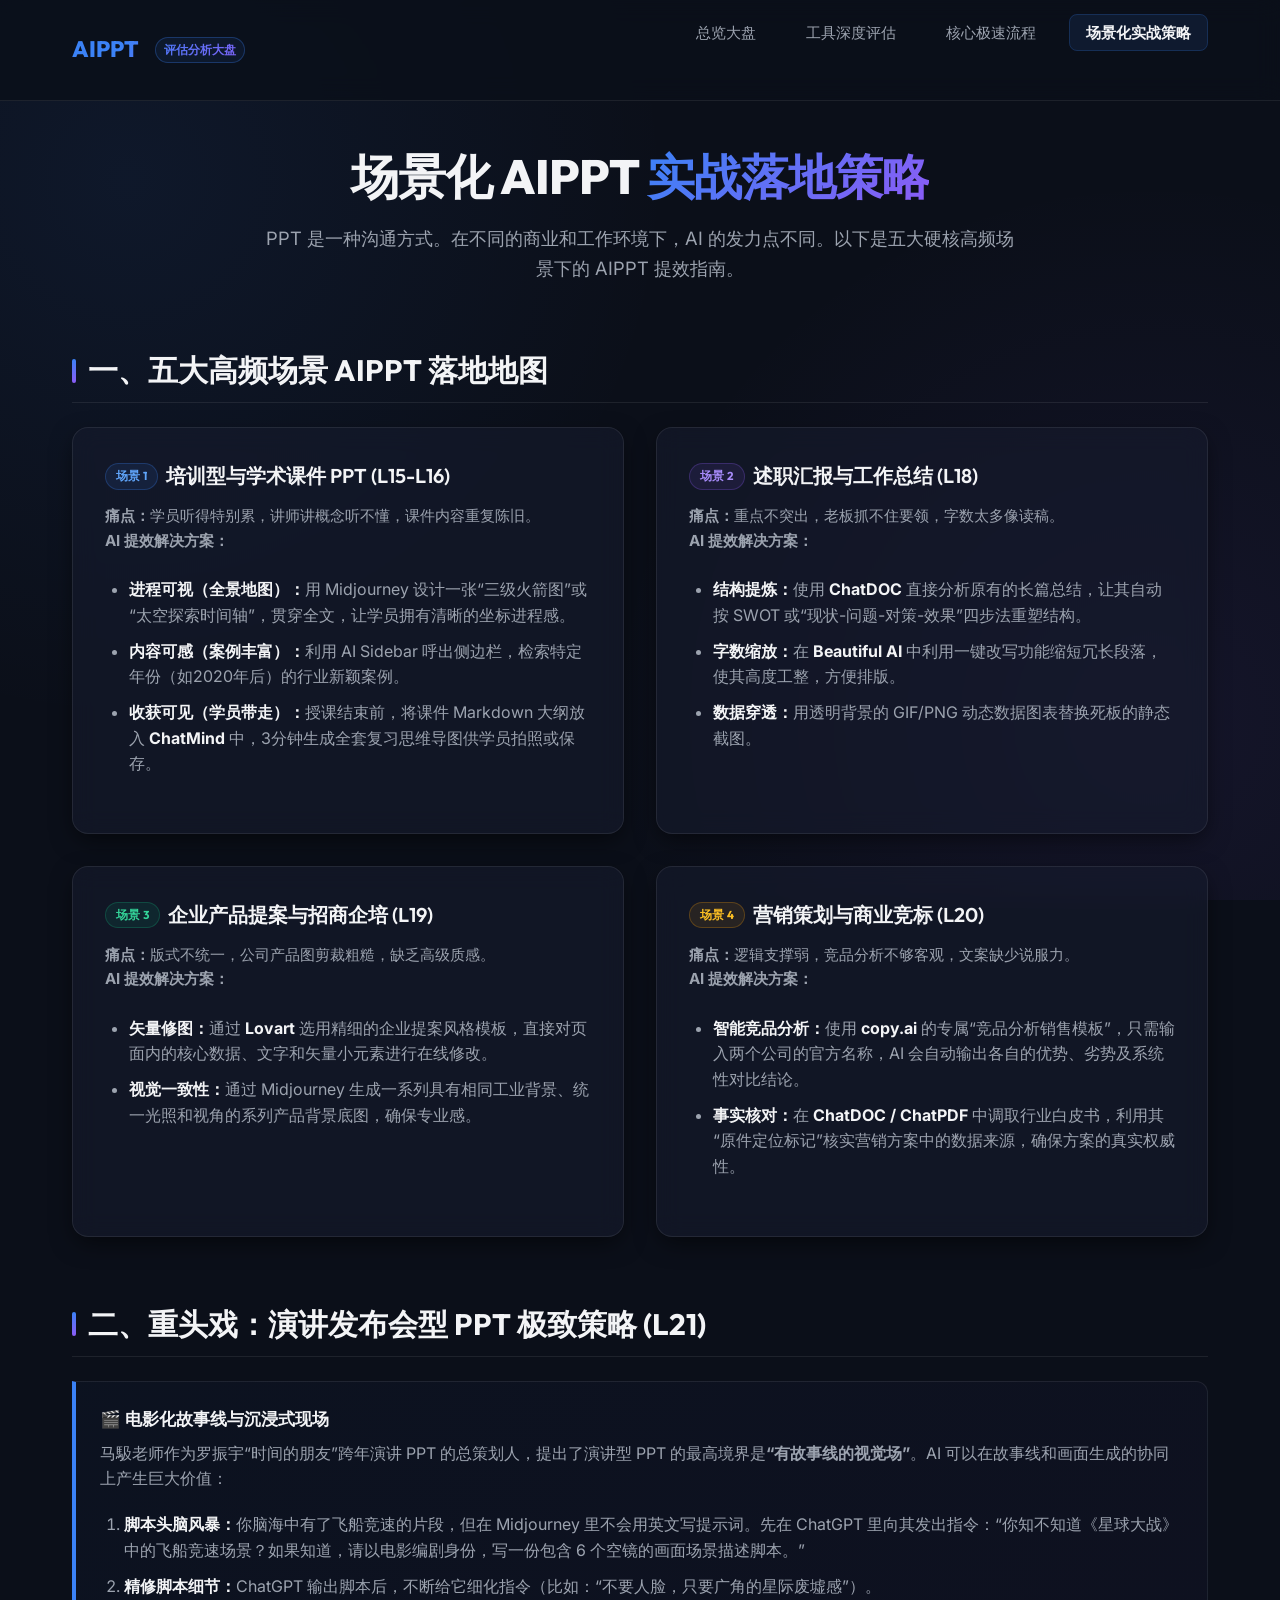
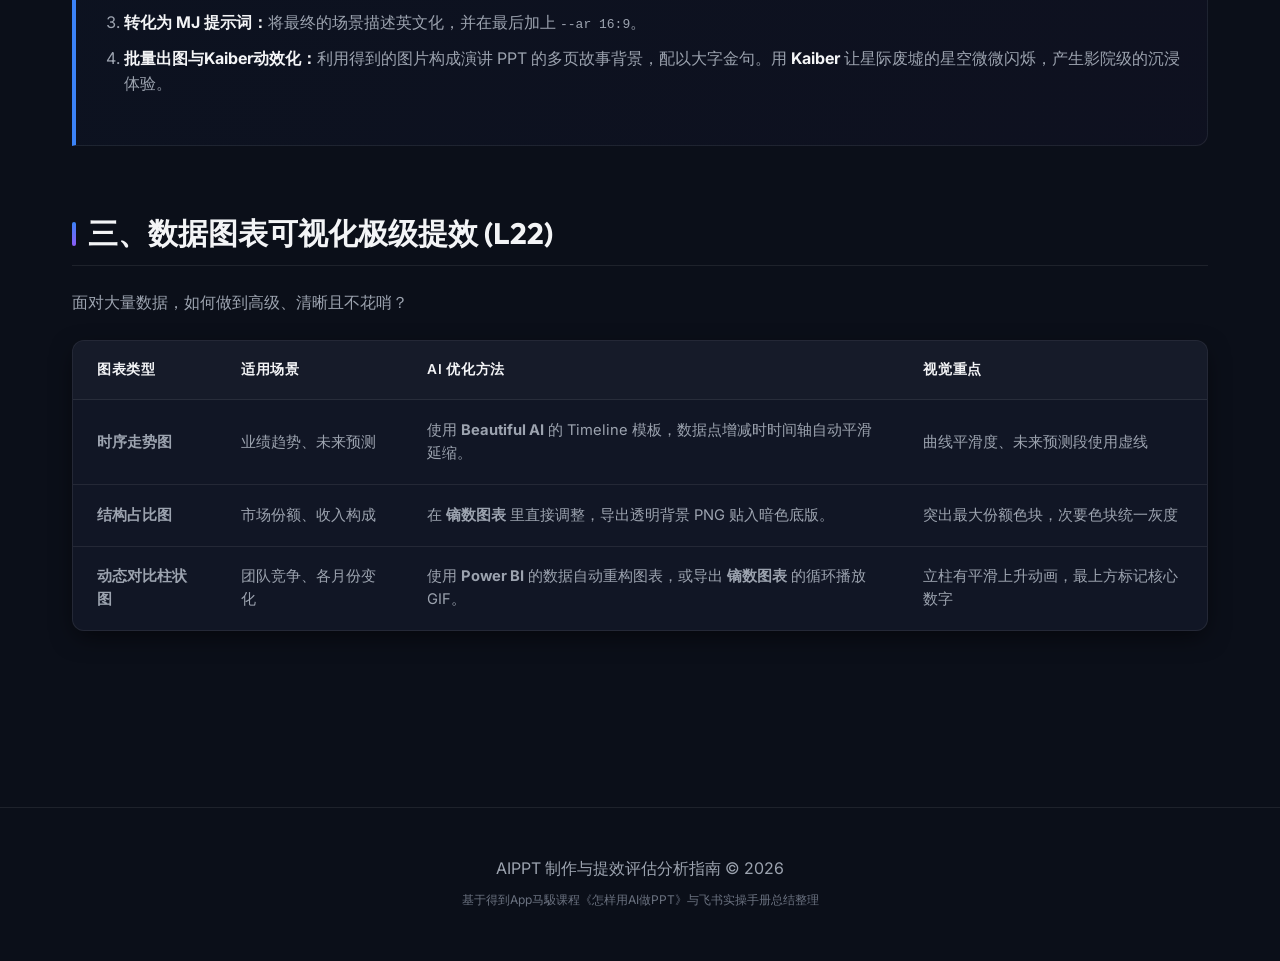
<file: aippt/scenarios.html>
<!DOCTYPE html>
<html lang="zh-CN">
<head>
  <meta charset="UTF-8">
  <meta name="viewport" content="width=device-width, initial-scale=1.0">
  <title>场景化 AIPPT 实战落地策略</title>
  <meta name="description" content="针对学术课件、述职汇报、企业产品提案、营销策划以及演讲型PPT五大核心场景的AI做PPT落地策略。">
  <link rel="stylesheet" href="style.css">
</head>
<body>

  <header>
    <div class="header-container">
      <a href="index.html" class="logo" id="logo-nav">AIPPT <span>评估分析大盘</span></a>
      <nav>
        <ul>
          <li><a href="index.html" id="nav-home">总览大盘</a></li>
          <li><a href="tools.html" id="nav-tools">工具深度评估</a></li>
          <li><a href="workflows.html" id="nav-workflows">核心极速流程</a></li>
          <li class="active"><a href="scenarios.html" id="nav-scenarios">场景化实战策略</a></li>
        </ul>
      </nav>
    </div>
  </header>

  <main>
    <section class="hero">
      <h1>场景化 AIPPT <span>实战落地策略</span></h1>
      <p>PPT 是一种沟通方式。在不同的商业和工作环境下，AI 的发力点不同。以下是五大硬核高频场景下的 AIPPT 提效指南。</p>
    </section>

    <section style="margin-bottom: 4rem;">
      <h2>一、五大高频场景 AIPPT 落地地图</h2>
      
      <div class="grid-2">
        <div class="card">
          <div class="card-title">
            <span class="badge badge-blue">场景 1</span> 培训型与学术课件 PPT (L15-L16)
          </div>
          <p class="card-desc"><strong>痛点：</strong>学员听得特别累，讲师讲概念听不懂，课件内容重复陈旧。<br>
          <strong>AI 提效解决方案：</strong>
          <ul>
            <li><strong>进程可视（全景地图）：</strong>用 Midjourney 设计一张“三级火箭图”或“太空探索时间轴”，贯穿全文，让学员拥有清晰的坐标进程感。</li>
            <li><strong>内容可感（案例丰富）：</strong>利用 AI Sidebar 呼出侧边栏，检索特定年份（如2020年后）的行业新颖案例。</li>
            <li><strong>收获可见（学员带走）：</strong>授课结束前，将课件 Markdown 大纲放入 <strong>ChatMind</strong> 中，3分钟生成全套复习思维导图供学员拍照或保存。</li>
          </ul>
          </p>
        </div>

        <div class="card">
          <div class="card-title">
            <span class="badge badge-purple">场景 2</span> 述职汇报与工作总结 (L18)
          </div>
          <p class="card-desc"><strong>痛点：</strong>重点不突出，老板抓不住要领，字数太多像读稿。<br>
          <strong>AI 提效解决方案：</strong>
          <ul>
            <li><strong>结构提炼：</strong>使用 <strong>ChatDOC</strong> 直接分析原有的长篇总结，让其自动按 SWOT 或“现状-问题-对策-效果”四步法重塑结构。</li>
            <li><strong>字数缩放：</strong>在 <strong>Beautiful AI</strong> 中利用一键改写功能缩短冗长段落，使其高度工整，方便排版。</li>
            <li><strong>数据穿透：</strong>用透明背景的 GIF/PNG 动态数据图表替换死板的静态截图。</li>
          </ul>
          </p>
        </div>

        <div class="card">
          <div class="card-title">
            <span class="badge badge-green">场景 3</span> 企业产品提案与招商企培 (L19)
          </div>
          <p class="card-desc"><strong>痛点：</strong>版式不统一，公司产品图剪裁粗糙，缺乏高级质感。<br>
          <strong>AI 提效解决方案：</strong>
          <ul>
            <li><strong>矢量修图：</strong>通过 <strong>Lovart</strong> 选用精细的企业提案风格模板，直接对页面内的核心数据、文字和矢量小元素进行在线修改。</li>
            <li><strong>视觉一致性：</strong>通过 Midjourney 生成一系列具有相同工业背景、统一光照和视角的系列产品背景底图，确保专业感。</li>
          </ul>
          </p>
        </div>

        <div class="card">
          <div class="card-title">
            <span class="badge badge-orange">场景 4</span> 营销策划与商业竞标 (L20)
          </div>
          <p class="card-desc"><strong>痛点：</strong>逻辑支撑弱，竞品分析不够客观，文案缺少说服力。<br>
          <strong>AI 提效解决方案：</strong>
          <ul>
            <li><strong>智能竞品分析：</strong>使用 <strong>copy.ai</strong> 的专属“竞品分析销售模板”，只需输入两个公司的官方名称，AI 会自动输出各自的优势、劣势及系统性对比结论。</li>
            <li><strong>事实核对：</strong>在 <strong>ChatDOC / ChatPDF</strong> 中调取行业白皮书，利用其“原件定位标记”核实营销方案中的数据来源，确保方案的真实权威性。</li>
          </ul>
          </p>
        </div>
      </div>
    </section>

    <section style="margin-bottom: 4rem;">
      <h2>二、重头戏：演讲发布会型 PPT 极致策略 (L21)</h2>
      <div class="callout">
        <div class="callout-title">🎬 电影化故事线与沉浸式现场</div>
        <p>马馺老师作为罗振宇“时间的朋友”跨年演讲 PPT 的总策划人，提出了演讲型 PPT 的最高境界是<strong>“有故事线的视觉场”</strong>。AI 可以在故事线和画面生成的协同上产生巨大价值：</p>
        <ol>
          <li><strong>脚本头脑风暴：</strong>你脑海中有了飞船竞速的片段，但在 Midjourney 里不会用英文写提示词。先在 ChatGPT 里向其发出指令：“你知不知道《星球大战》中的飞船竞速场景？如果知道，请以电影编剧身份，写一份包含 6 个空镜的画面场景描述脚本。”</li>
          <li><strong>精修脚本细节：</strong>ChatGPT 输出脚本后，不断给它细化指令（比如：“不要人脸，只要广角的星际废墟感”）。</li>
          <li><strong>转化为 MJ 提示词：</strong>将最终的场景描述英文化，并在最后加上 <code>--ar 16:9</code>。</li>
          <li><strong>批量出图与Kaiber动效化：</strong>利用得到的图片构成演讲 PPT 的多页故事背景，配以大字金句。用 <strong>Kaiber</strong> 让星际废墟的星空微微闪烁，产生影院级的沉浸体验。</li>
        </ol>
      </div>
    </section>

    <section>
      <h2>三、数据图表可视化极级提效 (L22)</h2>
      <p>面对大量数据，如何做到高级、清晰且不花哨？</p>
      
      <div class="table-container">
        <table>
          <thead>
            <tr>
              <th>图表类型</th>
              <th>适用场景</th>
              <th>AI 优化方法</th>
              <th>视觉重点</th>
            </tr>
          </thead>
          <tbody>
            <tr>
              <td><strong>时序走势图</strong></td>
              <td>业绩趋势、未来预测</td>
              <td>使用 <strong>Beautiful AI</strong> 的 Timeline 模板，数据点增减时时间轴自动平滑延缩。</td>
              <td>曲线平滑度、未来预测段使用虚线</td>
            </tr>
            <tr>
              <td><strong>结构占比图</strong></td>
              <td>市场份额、收入构成</td>
              <td>在 <strong>镝数图表</strong> 里直接调整，导出透明背景 PNG 贴入暗色底版。</td>
              <td>突出最大份额色块，次要色块统一灰度</td>
            </tr>
            <tr>
              <td><strong>动态对比柱状图</strong></td>
              <td>团队竞争、各月份变化</td>
              <td>使用 <strong>Power BI</strong> 的数据自动重构图表，或导出 <strong>镝数图表</strong> 的循环播放 GIF。</td>
              <td>立柱有平滑上升动画，最上方标记核心数字</td>
            </tr>
          </tbody>
        </table>
      </div>
    </section>
  </main>

  <footer>
    <p>AIPPT 制作与提效评估分析指南 &copy; 2026</p>
    <p style="color: var(--text-muted); font-size: 0.75rem; margin-top: 0.5rem;">基于得到App马馺课程《怎样用AI做PPT》与飞书实操手册总结整理</p>
  </footer>

</body>
</html>
</file>
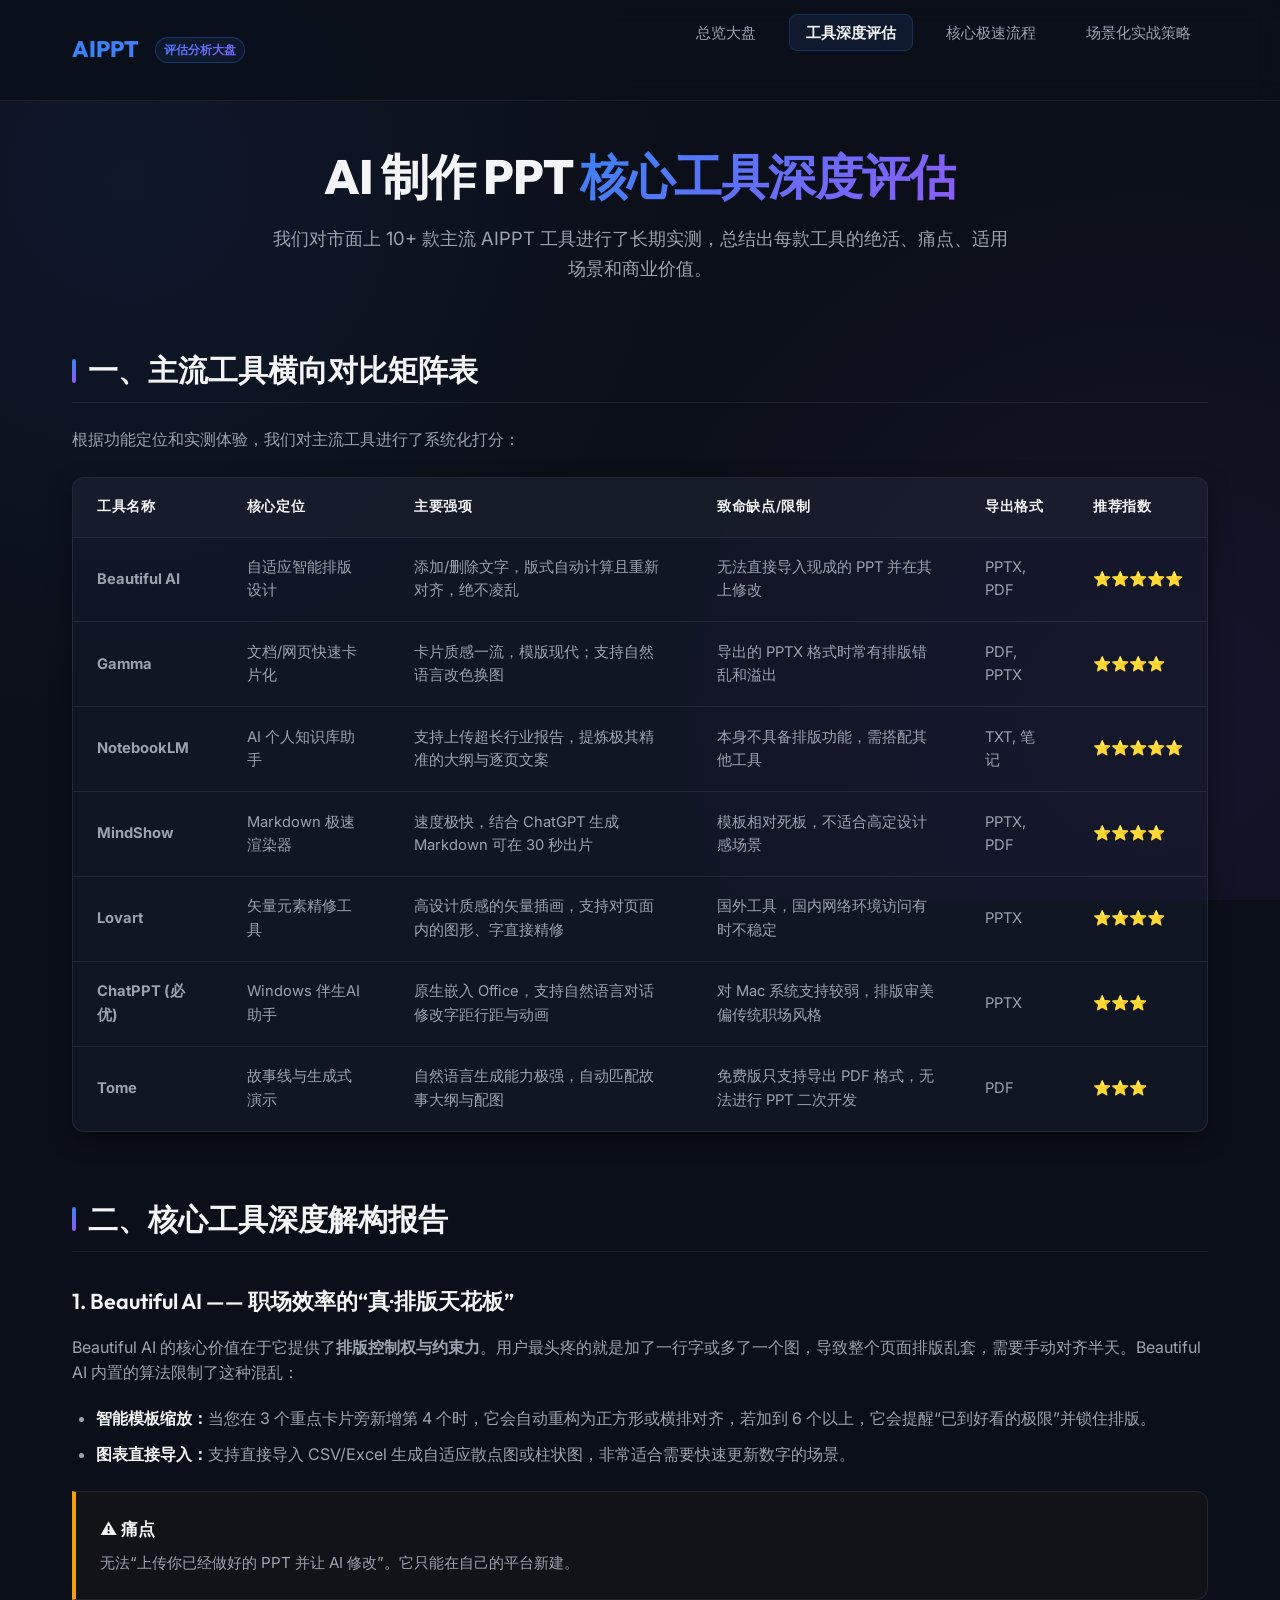
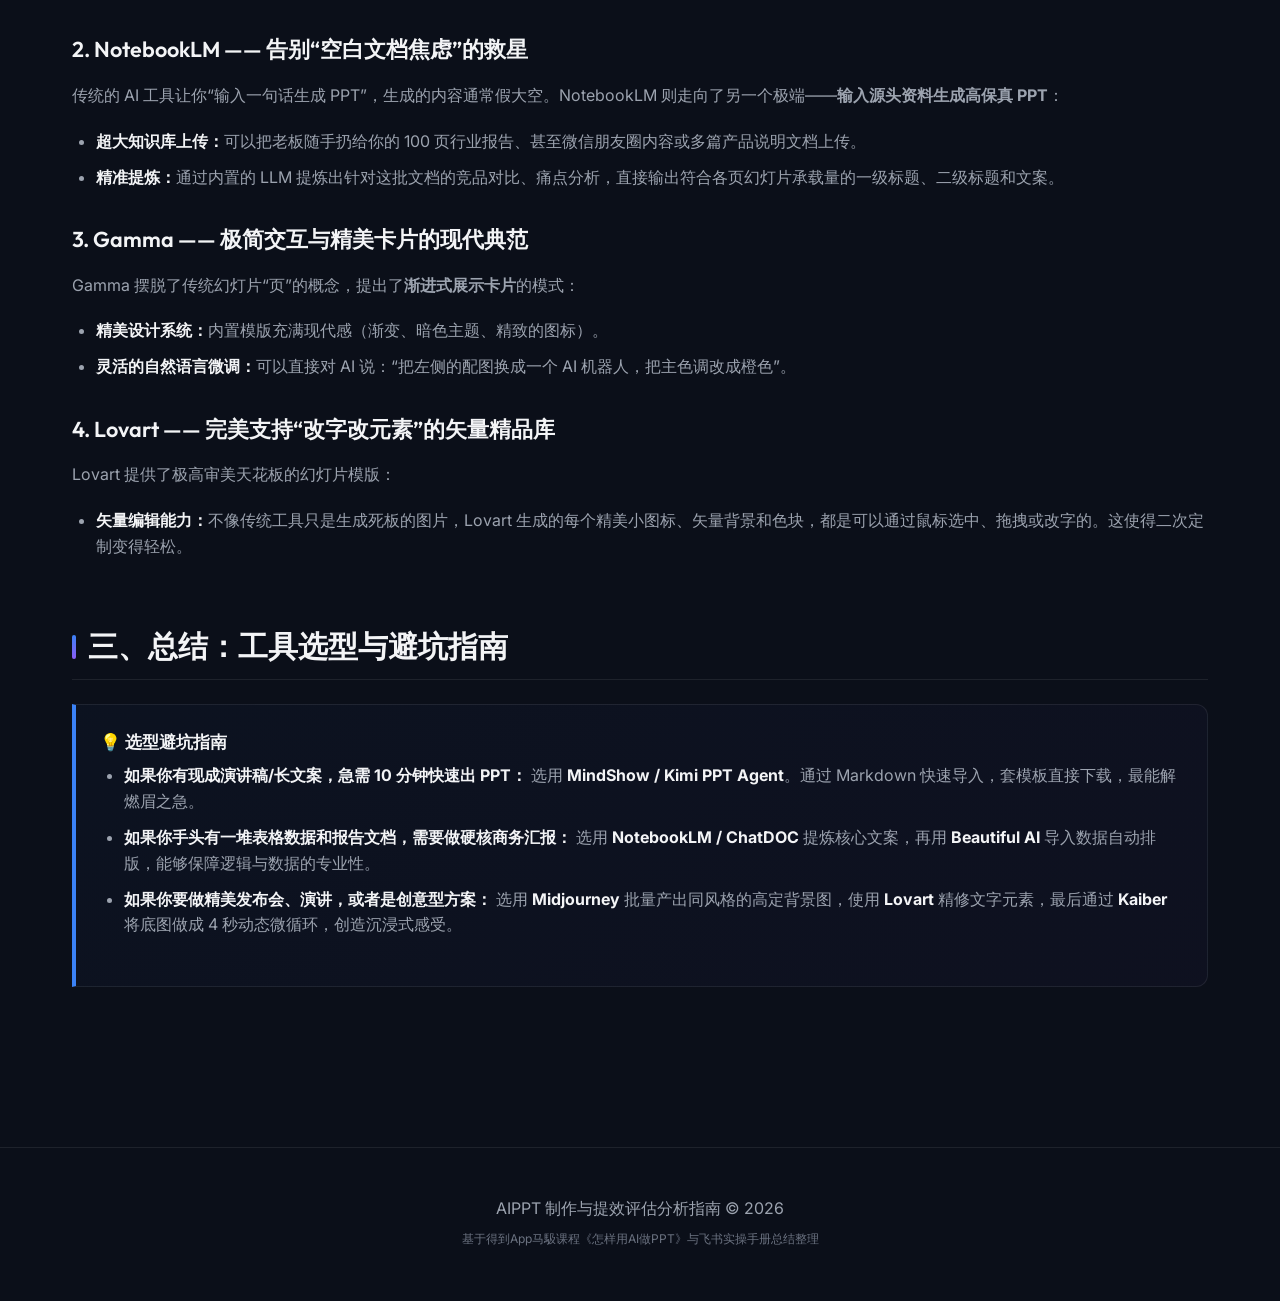
<file: aippt/tools.html>
<!DOCTYPE html>
<html lang="zh-CN">
<head>
  <meta charset="UTF-8">
  <meta name="viewport" content="width=device-width, initial-scale=1.0">
  <title>AIPPT 工具深度评估与对比分析</title>
  <meta name="description" content="全网最全的AI做PPT核心工具横向对比与深度剖析，包含Beautiful AI, Gamma, NotebookLM, Lovart等工具优缺点。">
  <link rel="stylesheet" href="style.css">
</head>
<body>

  <header>
    <div class="header-container">
      <a href="index.html" class="logo" id="logo-nav">AIPPT <span>评估分析大盘</span></a>
      <nav>
        <ul>
          <li><a href="index.html" id="nav-home">总览大盘</a></li>
          <li class="active"><a href="tools.html" id="nav-tools">工具深度评估</a></li>
          <li><a href="workflows.html" id="nav-workflows">核心极速流程</a></li>
          <li><a href="scenarios.html" id="nav-scenarios">场景化实战策略</a></li>
        </ul>
      </nav>
    </div>
  </header>

  <main>
    <section class="hero">
      <h1>AI 制作 PPT <span>核心工具深度评估</span></h1>
      <p>我们对市面上 10+ 款主流 AIPPT 工具进行了长期实测，总结出每款工具的绝活、痛点、适用场景和商业价值。</p>
    </section>

    <section style="margin-bottom: 4rem;">
      <h2>一、主流工具横向对比矩阵表</h2>
      <p>根据功能定位和实测体验，我们对主流工具进行了系统化打分：</p>
      
      <div class="table-container">
        <table>
          <thead>
            <tr>
              <th>工具名称</th>
              <th>核心定位</th>
              <th>主要强项</th>
              <th>致命缺点/限制</th>
              <th>导出格式</th>
              <th>推荐指数</th>
            </tr>
          </thead>
          <tbody>
            <tr>
              <td><strong>Beautiful AI</strong></td>
              <td>自适应智能排版设计</td>
              <td>添加/删除文字，版式自动计算且重新对齐，绝不凌乱</td>
              <td>无法直接导入现成的 PPT 并在其上修改</td>
              <td>PPTX, PDF</td>
              <td>⭐⭐⭐⭐⭐</td>
            </tr>
            <tr>
              <td><strong>Gamma</strong></td>
              <td>文档/网页快速卡片化</td>
              <td>卡片质感一流，模版现代；支持自然语言改色换图</td>
              <td>导出的 PPTX 格式时常有排版错乱和溢出</td>
              <td>PDF, PPTX</td>
              <td>⭐⭐⭐⭐</td>
            </tr>
            <tr>
              <td><strong>NotebookLM</strong></td>
              <td>AI 个人知识库助手</td>
              <td>支持上传超长行业报告，提炼极其精准的大纲与逐页文案</td>
              <td>本身不具备排版功能，需搭配其他工具</td>
              <td>TXT, 笔记</td>
              <td>⭐⭐⭐⭐⭐</td>
            </tr>
            <tr>
              <td><strong>MindShow</strong></td>
              <td>Markdown 极速渲染器</td>
              <td>速度极快，结合 ChatGPT 生成 Markdown 可在 30 秒出片</td>
              <td>模板相对死板，不适合高定设计感场景</td>
              <td>PPTX, PDF</td>
              <td>⭐⭐⭐⭐</td>
            </tr>
            <tr>
              <td><strong>Lovart</strong></td>
              <td>矢量元素精修工具</td>
              <td>高设计质感的矢量插画，支持对页面内的图形、字直接精修</td>
              <td>国外工具，国内网络环境访问有时不稳定</td>
              <td>PPTX</td>
              <td>⭐⭐⭐⭐</td>
            </tr>
            <tr>
              <td><strong>ChatPPT (必优)</strong></td>
              <td>Windows 伴生AI助手</td>
              <td>原生嵌入 Office，支持自然语言对话修改字距行距与动画</td>
              <td>对 Mac 系统支持较弱，排版审美偏传统职场风格</td>
              <td>PPTX</td>
              <td>⭐⭐⭐</td>
            </tr>
            <tr>
              <td><strong>Tome</strong></td>
              <td>故事线与生成式演示</td>
              <td>自然语言生成能力极强，自动匹配故事大纲与配图</td>
              <td>免费版只支持导出 PDF 格式，无法进行 PPT 二次开发</td>
              <td>PDF</td>
              <td>⭐⭐⭐</td>
            </tr>
          </tbody>
        </table>
      </div>
    </section>

    <section id="domestic-tools" style="margin-bottom: 4rem;">
      <h2>二、核心工具深度解构报告</h2>
      
      <h3>1. Beautiful AI —— 职场效率的“真·排版天花板”</h3>
      <p>Beautiful AI 的核心价值在于它提供了<strong>排版控制权与约束力</strong>。用户最头疼的就是加了一行字或多了一个图，导致整个页面排版乱套，需要手动对齐半天。Beautiful AI 内置的算法限制了这种混乱：</p>
      <ul>
        <li><strong>智能模板缩放：</strong>当您在 3 个重点卡片旁新增第 4 个时，它会自动重构为正方形或横排对齐，若加到 6 个以上，它会提醒“已到好看的极限”并锁住排版。</li>
        <li><strong>图表直接导入：</strong>支持直接导入 CSV/Excel 生成自适应散点图或柱状图，非常适合需要快速更新数字的场景。</li>
      </ul>
      <div class="callout callout-warning">
        <div class="callout-title">⚠️ 痛点</div>
        <div class="callout-content">无法“上传你已经做好的 PPT 并让 AI 修改”。它只能在自己的平台新建。</div>
      </div>

      <h3>2. NotebookLM —— 告别“空白文档焦虑”的救星</h3>
      <p>传统的 AI 工具让你“输入一句话生成 PPT”，生成的内容通常假大空。NotebookLM 则走向了另一个极端——<strong>输入源头资料生成高保真 PPT</strong>：</p>
      <ul>
        <li><strong>超大知识库上传：</strong>可以把老板随手扔给你的 100 页行业报告、甚至微信朋友圈内容或多篇产品说明文档上传。</li>
        <li><strong>精准提炼：</strong>通过内置的 LLM 提炼出针对这批文档的竞品对比、痛点分析，直接输出符合各页幻灯片承载量的一级标题、二级标题和文案。</li>
      </ul>

      <h3>3. Gamma —— 极简交互与精美卡片的现代典范</h3>
      <p>Gamma 摆脱了传统幻灯片“页”的概念，提出了<strong>渐进式展示卡片</strong>的模式：</p>
      <ul>
        <li><strong>精美设计系统：</strong>内置模版充满现代感（渐变、暗色主题、精致的图标）。</li>
        <li><strong>灵活的自然语言微调：</strong>可以直接对 AI 说：“把左侧的配图换成一个 AI 机器人，把主色调改成橙色”。</li>
      </ul>

      <h3>4. Lovart —— 完美支持“改字改元素”的矢量精品库</h3>
      <p>Lovart 提供了极高审美天花板的幻灯片模版：</p>
      <ul>
        <li><strong>矢量编辑能力：</strong>不像传统工具只是生成死板的图片，Lovart 生成的每个精美小图标、矢量背景和色块，都是可以通过鼠标选中、拖拽或改字的。这使得二次定制变得轻松。</li>
      </ul>
    </section>

    <section>
      <h2>三、总结：工具选型与避坑指南</h2>
      <div class="callout">
        <div class="callout-title">💡 选型避坑指南</div>
        <ul>
          <li><strong>如果你有现成演讲稿/长文案，急需 10 分钟快速出 PPT：</strong> 选用 <strong>MindShow / Kimi PPT Agent</strong>。通过 Markdown 快速导入，套模板直接下载，最能解燃眉之急。</li>
          <li><strong>如果你手头有一堆表格数据和报告文档，需要做硬核商务汇报：</strong> 选用 <strong>NotebookLM / ChatDOC</strong> 提炼核心文案，再用 <strong>Beautiful AI</strong> 导入数据自动排版，能够保障逻辑与数据的专业性。</li>
          <li><strong>如果你要做精美发布会、演讲，或者是创意型方案：</strong> 选用 <strong>Midjourney</strong> 批量产出同风格的高定背景图，使用 <strong>Lovart</strong> 精修文字元素，最后通过 <strong>Kaiber</strong> 将底图做成 4 秒动态微循环，创造沉浸式感受。</li>
        </ul>
      </div>
    </section>
  </main>

  <footer>
    <p>AIPPT 制作与提效评估分析指南 &copy; 2026</p>
    <p style="color: var(--text-muted); font-size: 0.75rem; margin-top: 0.5rem;">基于得到App马馺课程《怎样用AI做PPT》与飞书实操手册总结整理</p>
  </footer>

</body>
</html>
</file>
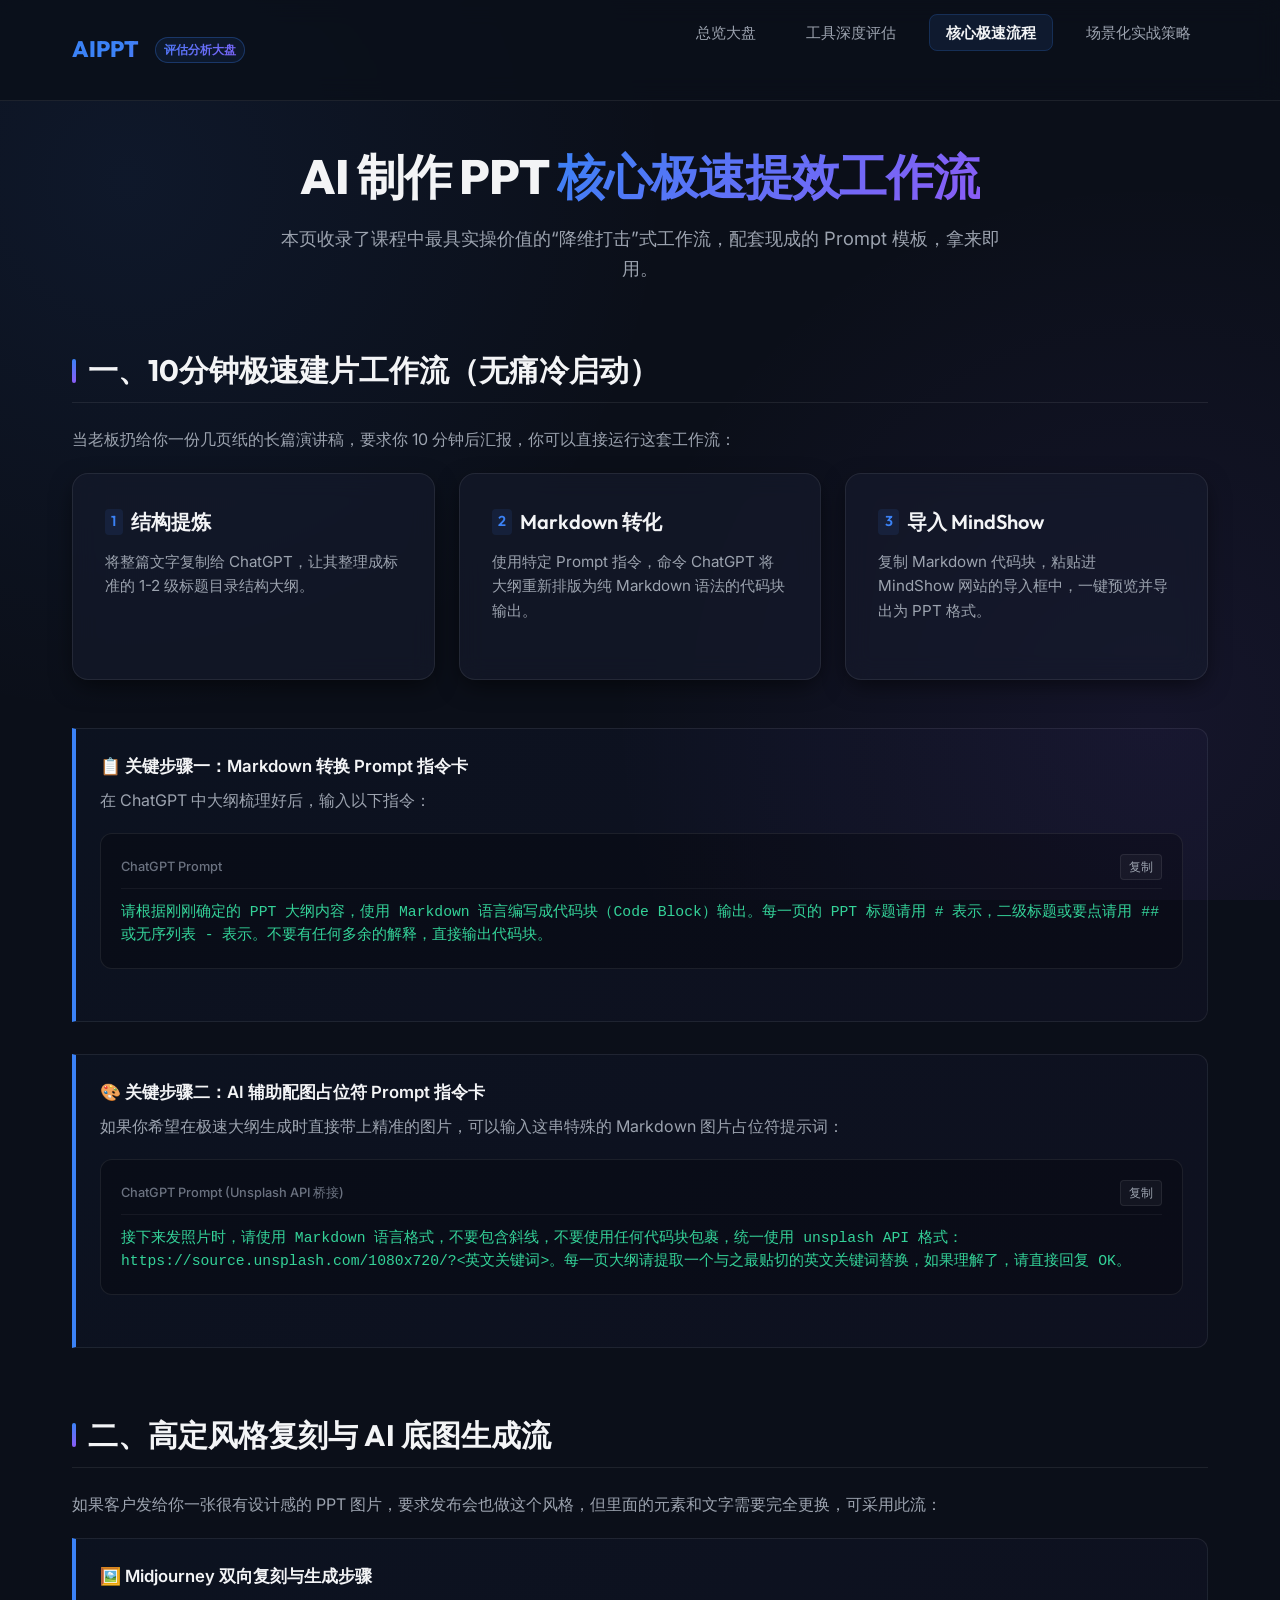
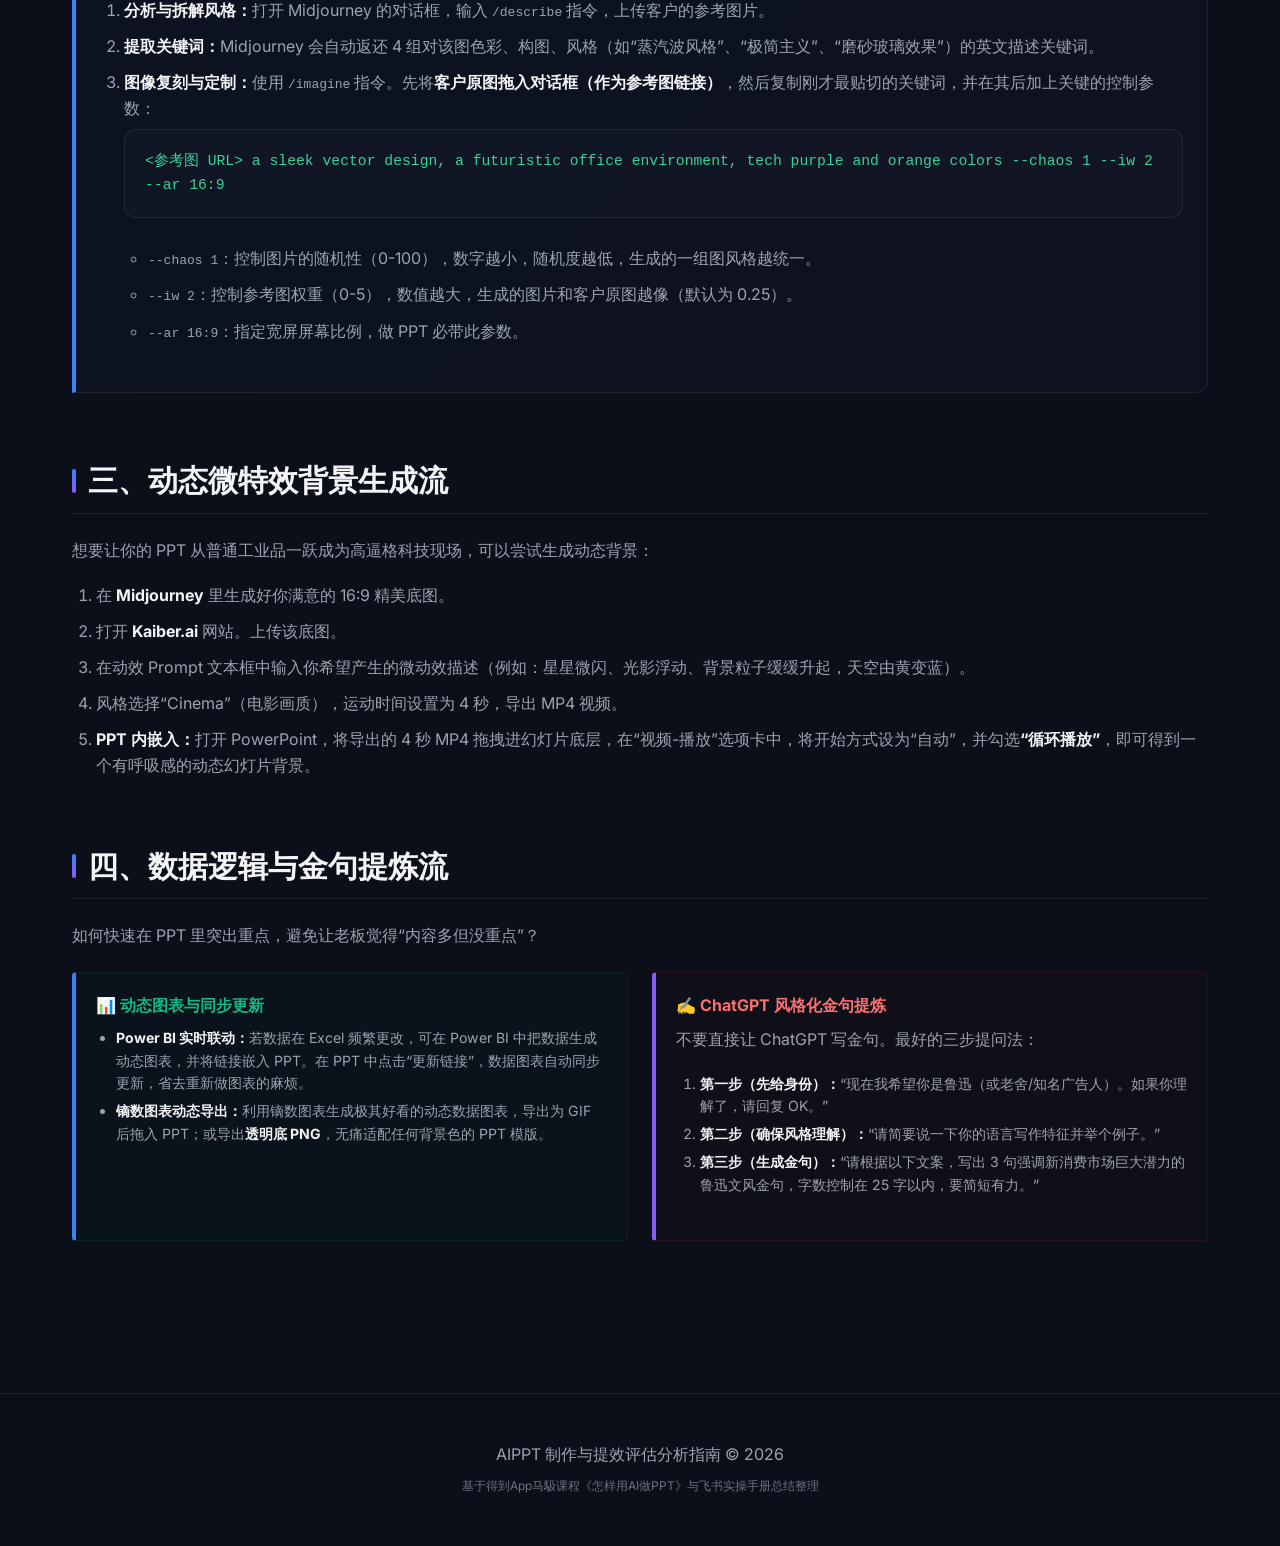
<file: aippt/workflows.html>
<!DOCTYPE html>
<html lang="zh-CN">
<head>
  <meta charset="UTF-8">
  <meta name="viewport" content="width=device-width, initial-scale=1.0">
  <title>AIPPT 核心提效工作流实操</title>
  <meta name="description" content="手把手教你如何用AI进行10分钟极速出PPT、风格复刻、动态微特效背景生成等核心提效工作流。">
  <link rel="stylesheet" href="style.css">
</head>
<body>

  <header>
    <div class="header-container">
      <a href="index.html" class="logo" id="logo-nav">AIPPT <span>评估分析大盘</span></a>
      <nav>
        <ul>
          <li><a href="index.html" id="nav-home">总览大盘</a></li>
          <li><a href="tools.html" id="nav-tools">工具深度评估</a></li>
          <li class="active"><a href="workflows.html" id="nav-workflows">核心极速流程</a></li>
          <li><a href="scenarios.html" id="nav-scenarios">场景化实战策略</a></li>
        </ul>
      </nav>
    </div>
  </header>

  <main>
    <section class="hero">
      <h1>AI 制作 PPT <span>核心极速提效工作流</span></h1>
      <p>本页收录了课程中最具实操价值的“降维打击”式工作流，配套现成的 Prompt 模板，拿来即用。</p>
    </section>

    <section style="margin-bottom: 4rem;">
      <h2>一、10分钟极速建片工作流（无痛冷启动）</h2>
      <p>当老板扔给你一份几页纸的长篇演讲稿，要求你 10 分钟后汇报，你可以直接运行这套工作流：</p>
      
      <div class="grid-3">
        <div class="card">
          <div class="card-title"><span class="number">1</span> 结构提炼</div>
          <p class="card-desc">将整篇文字复制给 ChatGPT，让其整理成标准的 1-2 级标题目录结构大纲。</p>
        </div>
        <div class="card">
          <div class="card-title"><span class="number">2</span> Markdown 转化</div>
          <p class="card-desc">使用特定 Prompt 指令，命令 ChatGPT 将大纲重新排版为纯 Markdown 语法的代码块输出。</p>
        </div>
        <div class="card">
          <div class="card-title"><span class="number">3</span> 导入 MindShow</div>
          <p class="card-desc">复制 Markdown 代码块，粘贴进 MindShow 网站的导入框中，一键预览并导出为 PPT 格式。</p>
        </div>
      </div>

      <div class="callout">
        <div class="callout-title">📋 关键步骤一：Markdown 转换 Prompt 指令卡</div>
        <p>在 ChatGPT 中大纲梳理好后，输入以下指令：</p>
        <div class="code-block">
          <div class="code-header">
            <span>ChatGPT Prompt</span>
            <button class="btn-copy" onclick="navigator.clipboard.writeText(this.parentElement.nextElementSibling.innerText); alert('已复制到剪贴板！');">复制</button>
          </div>
          <code>请根据刚刚确定的 PPT 大纲内容，使用 Markdown 语言编写成代码块（Code Block）输出。每一页的 PPT 标题请用 # 表示，二级标题或要点请用 ## 或无序列表 - 表示。不要有任何多余的解释，直接输出代码块。</code>
        </div>
      </div>
      
      <div class="callout">
        <div class="callout-title">🎨 关键步骤二：AI 辅助配图占位符 Prompt 指令卡</div>
        <p>如果你希望在极速大纲生成时直接带上精准的图片，可以输入这串特殊的 Markdown 图片占位符提示词：</p>
        <div class="code-block">
          <div class="code-header">
            <span>ChatGPT Prompt (Unsplash API 桥接)</span>
            <button class="btn-copy" onclick="navigator.clipboard.writeText(this.parentElement.nextElementSibling.innerText); alert('已复制到剪贴板！');">复制</button>
          </div>
          <code>接下来发照片时，请使用 Markdown 语言格式，不要包含斜线，不要使用任何代码块包裹，统一使用 unsplash API 格式：https://source.unsplash.com/1080x720/?&lt;英文关键词&gt;。每一页大纲请提取一个与之最贴切的英文关键词替换，如果理解了，请直接回复 OK。</code>
        </div>
      </div>
    </section>

    <section style="margin-bottom: 4rem;">
      <h2>二、高定风格复刻与 AI 底图生成流</h2>
      <p>如果客户发给你一张很有设计感的 PPT 图片，要求发布会也做这个风格，但里面的元素和文字需要完全更换，可采用此流：</p>
      
      <div class="callout">
        <div class="callout-title">🖼️ Midjourney 双向复刻与生成步骤</div>
        <ol>
          <li><strong>分析与拆解风格：</strong>打开 Midjourney 的对话框，输入 <code>/describe</code> 指令，上传客户的参考图片。</li>
          <li><strong>提取关键词：</strong>Midjourney 会自动返还 4 组对该图色彩、构图、风格（如“蒸汽波风格”、“极简主义”、“磨砂玻璃效果”）的英文描述关键词。</li>
          <li><strong>图像复刻与定制：</strong>使用 <code>/imagine</code> 指令。先将<strong>客户原图拖入对话框（作为参考图链接）</strong>，然后复制刚才最贴切的关键词，并在其后加上关键的控制参数：
            <div class="code-block" style="margin-top: 0.5rem; background-color: rgba(255, 255, 255, 0.02);">
              <code>&lt;参考图 URL&gt; a sleek vector design, a futuristic office environment, tech purple and orange colors --chaos 1 --iw 2 --ar 16:9</code>
            </div>
            <ul>
              <li><code>--chaos 1</code>：控制图片的随机性（0-100），数字越小，随机度越低，生成的一组图风格越统一。</li>
              <li><code>--iw 2</code>：控制参考图权重（0-5），数值越大，生成的图片和客户原图越像（默认为 0.25）。</li>
              <li><code>--ar 16:9</code>：指定宽屏屏幕比例，做 PPT 必带此参数。</li>
            </ul>
          </li>
        </ol>
      </div>
    </section>

    <section style="margin-bottom: 4rem;">
      <h2>三、动态微特效背景生成流</h2>
      <p>想要让你的 PPT 从普通工业品一跃成为高逼格科技现场，可以尝试生成动态背景：</p>
      <ol>
        <li>在 <strong>Midjourney</strong> 里生成好你满意的 16:9 精美底图。</li>
        <li>打开 <strong>Kaiber.ai</strong> 网站。上传该底图。</li>
        <li>在动效 Prompt 文本框中输入你希望产生的微动效描述（例如：星星微闪、光影浮动、背景粒子缓缓升起，天空由黄变蓝）。</li>
        <li>风格选择“Cinema”（电影画质），运动时间设置为 4 秒，导出 MP4 视频。</li>
        <li><strong>PPT 内嵌入：</strong>打开 PowerPoint，将导出的 4 秒 MP4 拖拽进幻灯片底层，在“视频-播放”选项卡中，将开始方式设为“自动”，并勾选<strong>“循环播放”</strong>，即可得到一个有呼吸感的动态幻灯片背景。</li>
      </ol>
    </section>

    <section>
      <h2>四、数据逻辑与金句提炼流</h2>
      <p>如何快速在 PPT 里突出重点，避免让老板觉得“内容多但没重点”？</p>
      
      <div class="pro-con-grid">
        <div class="pro-box" style="border-left-color: var(--primary);">
          <h4>📊 动态图表与同步更新</h4>
          <ul>
            <li><strong>Power BI 实时联动：</strong>若数据在 Excel 频繁更改，可在 Power BI 中把数据生成动态图表，并将链接嵌入 PPT。在 PPT 中点击“更新链接”，数据图表自动同步更新，省去重新做图表的麻烦。</li>
            <li><strong>镝数图表动态导出：</strong>利用镝数图表生成极其好看的动态数据图表，导出为 GIF 后拖入 PPT；或导出<strong>透明底 PNG</strong>，无痛适配任何背景色的 PPT 模版。</li>
          </ul>
        </div>
        
        <div class="con-box" style="border-left-color: var(--secondary);">
          <h4>✍️ ChatGPT 风格化金句提炼</h4>
          <p>不要直接让 ChatGPT 写金句。最好的三步提问法：</p>
          <ol>
            <li><strong>第一步（先给身份）：</strong>“现在我希望你是鲁迅（或老舍/知名广告人）。如果你理解了，请回复 OK。”</li>
            <li><strong>第二步（确保风格理解）：</strong>“请简要说一下你的语言写作特征并举个例子。”</li>
            <li><strong>第三步（生成金句）：</strong>“请根据以下文案，写出 3 句强调新消费市场巨大潜力的鲁迅文风金句，字数控制在 25 字以内，要简短有力。”</li>
          </ol>
        </div>
      </div>
    </section>
  </main>

  <footer>
    <p>AIPPT 制作与提效评估分析指南 &copy; 2026</p>
    <p style="color: var(--text-muted); font-size: 0.75rem; margin-top: 0.5rem;">基于得到App马馺课程《怎样用AI做PPT》与飞书实操手册总结整理</p>
  </footer>

</body>
</html>
</file>
<file: aippt/style.css>
/* Global Reset and Variables */
@import url('https://fonts.googleapis.com/css2?family=Inter:wght@300;400;500;600;700;800&family=Outfit:wght@400;500;600;700;800&display=swap');

:root {
  --bg-main: #0B0F19;
  --bg-card: rgba(22, 28, 45, 0.6);
  --bg-card-hover: rgba(26, 35, 58, 0.8);
  --border-color: rgba(255, 255, 255, 0.08);
  --border-hover: rgba(59, 130, 246, 0.4);
  
  --text-primary: #F3F4F6;
  --text-secondary: #9CA3AF;
  --text-muted: #6B7280;
  
  --primary: #3B82F6;
  --primary-glow: rgba(59, 130, 246, 0.15);
  --secondary: #8B5CF6;
  --secondary-glow: rgba(139, 92, 246, 0.15);
  --accent: #10B981;
  --accent-glow: rgba(16, 185, 129, 0.15);
  --warning: #F59E0B;
  
  --font-sans: 'Inter', -apple-system, BlinkMacSystemFont, "Segoe UI", Roboto, sans-serif;
  --font-title: 'Outfit', sans-serif;
  
  --shadow-sm: 0 2px 8px -2px rgba(0, 0, 0, 0.5);
  --shadow-md: 0 8px 24px -4px rgba(0, 0, 0, 0.6);
  --shadow-lg: 0 16px 40px -8px rgba(0, 0, 0, 0.8);
  
  --transition: all 0.3s cubic-bezier(0.4, 0, 0.2, 1);
}

* {
  box-sizing: border-box;
  margin: 0;
  padding: 0;
}

body {
  background-color: var(--bg-main);
  color: var(--text-primary);
  font-family: var(--font-sans);
  line-height: 1.6;
  overflow-x: hidden;
  background-image: 
    radial-gradient(circle at 10% 20%, rgba(59, 130, 246, 0.08) 0%, transparent 40%),
    radial-gradient(circle at 90% 80%, rgba(139, 92, 246, 0.08) 0%, transparent 40%);
  background-attachment: fixed;
}

/* Header & Navigation */
header {
  backdrop-filter: blur(12px);
  -webkit-backdrop-filter: blur(12px);
  background-color: rgba(11, 15, 25, 0.8);
  border-bottom: 1px solid var(--border-color);
  position: sticky;
  top: 0;
  z-index: 100;
  transition: var(--transition);
}

.header-container {
  max-width: 1200px;
  margin: 0 auto;
  padding: 1.25rem 2rem;
  display: flex;
  justify-content: space-between;
  align-items: center;
}

.logo {
  font-family: var(--font-title);
  font-size: 1.4rem;
  font-weight: 800;
  background: linear-gradient(135deg, var(--primary) 30%, var(--secondary) 100%);
  -webkit-background-clip: text;
  -webkit-text-fill-color: transparent;
  display: flex;
  align-items: center;
  gap: 0.5rem;
  text-decoration: none;
}

.logo span {
  font-size: 0.75rem;
  font-weight: 600;
  color: var(--primary);
  border: 1px solid rgba(59, 130, 246, 0.3);
  background-color: rgba(59, 130, 246, 0.08);
  padding: 0.15rem 0.5rem;
  border-radius: 20px;
  margin-left: 0.5rem;
  text-transform: uppercase;
}

nav ul {
  display: flex;
  list-style: none;
  gap: 1rem;
}

nav a {
  color: var(--text-secondary);
  text-decoration: none;
  font-size: 0.95rem;
  font-weight: 500;
  padding: 0.5rem 1rem;
  border-radius: 8px;
  transition: var(--transition);
  border: 1px solid transparent;
}

nav a:hover {
  color: var(--text-primary);
  background-color: rgba(255, 255, 255, 0.03);
  border-color: var(--border-color);
}

nav li.active a {
  color: var(--text-primary);
  background-color: rgba(59, 130, 246, 0.1);
  border-color: rgba(59, 130, 246, 0.2);
  font-weight: 600;
}

/* Layout & Typography */
main {
  max-width: 1200px;
  margin: 0 auto;
  padding: 3rem 2rem;
}

.hero {
  text-align: center;
  margin-bottom: 4rem;
  animation: fadeIn 0.8s ease-out;
}

@keyframes fadeIn {
  from { opacity: 0; transform: translateY(15px); }
  to { opacity: 1; transform: translateY(0); }
}

.hero h1 {
  font-family: var(--font-title);
  font-size: 3rem;
  font-weight: 800;
  letter-spacing: -0.02em;
  margin-bottom: 1.25rem;
  line-height: 1.15;
}

.hero h1 span {
  background: linear-gradient(135deg, var(--primary) 0%, var(--secondary) 100%);
  -webkit-background-clip: text;
  -webkit-text-fill-color: transparent;
}

.hero p {
  color: var(--text-secondary);
  font-size: 1.15rem;
  max-width: 750px;
  margin: 0 auto 2.5rem auto;
}

.hero-stats {
  display: flex;
  justify-content: center;
  gap: 4rem;
  margin-top: 2rem;
}

.stat-item {
  display: flex;
  flex-direction: column;
  align-items: center;
}

.stat-val {
  font-family: var(--font-title);
  font-size: 2.5rem;
  font-weight: 800;
  background: linear-gradient(135deg, #FFF 30%, var(--text-secondary) 100%);
  -webkit-background-clip: text;
  -webkit-text-fill-color: transparent;
}

.stat-label {
  font-size: 0.8rem;
  color: var(--text-muted);
  text-transform: uppercase;
  letter-spacing: 0.08em;
  margin-top: 0.35rem;
  font-weight: 600;
}

/* Section Title */
h2 {
  font-family: var(--font-title);
  font-size: 1.85rem;
  font-weight: 700;
  margin: 3.5rem 0 1.5rem 0;
  padding-bottom: 0.5rem;
  border-bottom: 1px solid var(--border-color);
  display: flex;
  align-items: center;
  gap: 0.75rem;
}

h2::before {
  content: '';
  display: inline-block;
  width: 4px;
  height: 1.5rem;
  background: linear-gradient(180deg, var(--primary), var(--secondary));
  border-radius: 4px;
}

h3 {
  font-family: var(--font-title);
  font-size: 1.35rem;
  font-weight: 600;
  margin: 2rem 0 1rem 0;
  color: var(--text-primary);
}

p {
  color: var(--text-secondary);
  margin-bottom: 1.25rem;
  font-size: 1rem;
}

/* Card System */
.grid-2 {
  display: grid;
  grid-template-columns: repeat(2, 1fr);
  gap: 2rem;
  margin-bottom: 3rem;
}

.grid-3 {
  display: grid;
  grid-template-columns: repeat(3, 1fr);
  gap: 1.5rem;
  margin-bottom: 3rem;
}

.card {
  background-color: var(--bg-card);
  backdrop-filter: blur(12px);
  -webkit-backdrop-filter: blur(12px);
  border: 1px solid var(--border-color);
  border-radius: 16px;
  padding: 2rem;
  box-shadow: var(--shadow-md);
  transition: var(--transition);
  position: relative;
  overflow: hidden;
}

.card:hover {
  transform: translateY(-4px);
  border-color: var(--border-hover);
  box-shadow: var(--shadow-lg), 0 0 25px -5px rgba(59, 130, 246, 0.15);
  background-color: var(--bg-card-hover);
}

.card-title {
  font-family: var(--font-title);
  font-size: 1.25rem;
  font-weight: 600;
  margin-bottom: 0.75rem;
  color: var(--text-primary);
  display: flex;
  align-items: center;
  gap: 0.5rem;
}

.card-title span.number {
  font-size: 0.9rem;
  background-color: rgba(59, 130, 246, 0.1);
  color: var(--primary);
  padding: 0.1rem 0.4rem;
  border-radius: 4px;
}

.card-desc {
  color: var(--text-secondary);
  font-size: 0.95rem;
  margin-bottom: 1.5rem;
}

.card-footer {
  display: flex;
  justify-content: space-between;
  align-items: center;
  margin-top: auto;
}

.btn-link {
  color: var(--primary);
  text-decoration: none;
  font-weight: 600;
  font-size: 0.9rem;
  display: inline-flex;
  align-items: center;
  gap: 0.25rem;
  transition: var(--transition);
}

.btn-link:hover {
  color: var(--text-primary);
  transform: translateX(4px);
}

/* Callout Boxes */
.callout {
  background: linear-gradient(135deg, rgba(59, 130, 246, 0.03), rgba(139, 92, 246, 0.03));
  border-left: 4px solid var(--primary);
  padding: 1.5rem;
  border-radius: 0 12px 12px 0;
  margin-bottom: 2rem;
  border-top: 1px solid var(--border-color);
  border-right: 1px solid var(--border-color);
  border-bottom: 1px solid var(--border-color);
}

.callout-title {
  font-weight: 600;
  color: var(--text-primary);
  margin-bottom: 0.5rem;
  font-size: 1.05rem;
  display: flex;
  align-items: center;
  gap: 0.5rem;
}

.callout-content {
  color: var(--text-secondary);
  font-size: 0.95rem;
  margin-bottom: 0;
}

.callout-warning {
  border-left-color: var(--warning);
  background: rgba(245, 158, 11, 0.03);
}

/* Lists */
ul, ol {
  padding-left: 1.5rem;
  margin-bottom: 1.5rem;
}

li {
  margin-bottom: 0.65rem;
  color: var(--text-secondary);
}

li strong {
  color: var(--text-primary);
}

/* Tables */
.table-container {
  overflow-x: auto;
  border-radius: 12px;
  border: 1px solid var(--border-color);
  background-color: var(--bg-card);
  margin: 1.5rem 0 3rem 0;
  box-shadow: var(--shadow-md);
}

table {
  width: 100%;
  border-collapse: collapse;
  text-align: left;
}

th, td {
  padding: 1.15rem 1.5rem;
  font-size: 0.92rem;
}

th {
  background-color: rgba(255, 255, 255, 0.02);
  color: var(--text-primary);
  font-weight: 600;
  border-bottom: 1px solid var(--border-color);
  text-transform: uppercase;
  letter-spacing: 0.05em;
  font-size: 0.85rem;
}

td {
  border-bottom: 1px solid var(--border-color);
  color: var(--text-secondary);
  vertical-align: middle;
}

tr:last-child td {
  border-bottom: none;
}

tr:hover td {
  background-color: rgba(255, 255, 255, 0.015);
  color: var(--text-primary);
}

/* Code Prompts */
.code-block {
  background-color: rgba(0, 0, 0, 0.25);
  border: 1px solid var(--border-color);
  border-radius: 12px;
  padding: 1.25rem;
  margin: 1rem 0 1.75rem 0;
  font-family: 'Courier New', Courier, monospace;
}

.code-header {
  display: flex;
  justify-content: space-between;
  align-items: center;
  font-family: var(--font-sans);
  font-size: 0.8rem;
  color: var(--text-muted);
  margin-bottom: 0.75rem;
  border-bottom: 1px solid rgba(255, 255, 255, 0.05);
  padding-bottom: 0.5rem;
  font-weight: 500;
}

.code-block code {
  color: #34D399;
  font-size: 0.92rem;
  white-space: pre-wrap;
  display: block;
}

.btn-copy {
  background-color: rgba(255, 255, 255, 0.04);
  border: 1px solid var(--border-color);
  color: var(--text-secondary);
  padding: 0.2rem 0.5rem;
  border-radius: 4px;
  cursor: pointer;
  font-size: 0.75rem;
  transition: var(--transition);
}

.btn-copy:hover {
  background-color: var(--primary);
  color: white;
  border-color: var(--primary);
}

/* Badges */
.badge {
  font-size: 0.72rem;
  font-weight: 700;
  padding: 0.2rem 0.6rem;
  border-radius: 20px;
  display: inline-block;
  text-transform: uppercase;
  letter-spacing: 0.03em;
}

.badge-blue { background: rgba(59, 130, 246, 0.1); color: #60A5FA; border: 1px solid rgba(59, 130, 246, 0.25); }
.badge-purple { background: rgba(139, 92, 246, 0.1); color: #A78BFA; border: 1px solid rgba(139, 92, 246, 0.25); }
.badge-green { background: rgba(16, 185, 129, 0.1); color: #34D399; border: 1px solid rgba(16, 185, 129, 0.25); }
.badge-orange { background: rgba(245, 158, 11, 0.1); color: #FBBF24; border: 1px solid rgba(245, 158, 11, 0.25); }

/* Footer */
footer {
  border-top: 1px solid var(--border-color);
  padding: 3rem 2rem;
  text-align: center;
  color: var(--text-muted);
  font-size: 0.85rem;
  margin-top: 5rem;
}

footer p {
  margin-bottom: 0.25rem;
}

/* Utility classes */
.text-gradient {
  background: linear-gradient(135deg, var(--primary) 0%, var(--secondary) 100%);
  -webkit-background-clip: text;
  -webkit-text-fill-color: transparent;
}

.tag-list {
  display: flex;
  flex-wrap: wrap;
  gap: 0.5rem;
  margin-bottom: 1.25rem;
}

.tag-list span {
  font-size: 0.75rem;
  color: var(--text-secondary);
  background-color: rgba(255, 255, 255, 0.03);
  border: 1px solid var(--border-color);
  padding: 0.2rem 0.5rem;
  border-radius: 4px;
}

.pro-con-grid {
  display: grid;
  grid-template-columns: 1fr 1fr;
  gap: 1.5rem;
  margin: 1.5rem 0;
}

.pro-box {
  background-color: rgba(16, 185, 129, 0.02);
  border: 1px solid rgba(16, 185, 129, 0.1);
  border-left: 4px solid var(--accent);
  padding: 1.25rem;
  border-radius: 4px;
}

.con-box {
  background-color: rgba(239, 68, 68, 0.02);
  border: 1px solid rgba(239, 68, 68, 0.1);
  border-left: 4px solid #EF4444;
  padding: 1.25rem;
  border-radius: 4px;
}

.pro-box h4, .con-box h4 {
  font-size: 1rem;
  margin-bottom: 0.5rem;
  display: flex;
  align-items: center;
  gap: 0.5rem;
}

.pro-box h4 { color: var(--accent); }
.con-box h4 { color: #F87171; }

.pro-box ul, .con-box ul {
  margin-bottom: 0;
  padding-left: 1.25rem;
}

.pro-box li, .con-box li {
  font-size: 0.88rem;
  margin-bottom: 0.35rem;
}

/* Animations */
.hover-glow {
  position: relative;
}

.hover-glow::after {
  content: '';
  position: absolute;
  top: 0; left: 0; right: 0; bottom: 0;
  background: radial-gradient(circle at center, rgba(59, 130, 246, 0.08) 0%, transparent 70%);
  opacity: 0;
  transition: var(--transition);
  pointer-events: none;
  z-index: -1;
}

.hover-glow:hover::after {
  opacity: 1;
}

@media (max-width: 900px) {
  .pro-con-grid {
    grid-template-columns: 1fr;
  }
}
</file>
<file: prompt-tool/styles.css>
:root {
  --bg: #f4efe4;
  --panel: rgba(255, 249, 240, 0.9);
  --panel-strong: rgba(255, 252, 247, 0.98);
  --line: rgba(41, 35, 27, 0.12);
  --line-strong: rgba(41, 35, 27, 0.24);
  --text: #221c17;
  --muted: #75685d;
  --accent: #d95f2a;
  --accent-soft: rgba(217, 95, 42, 0.12);
  --secondary: #0f7b8c;
  --secondary-soft: rgba(15, 123, 140, 0.1);
  --shadow: 0 18px 40px rgba(77, 54, 36, 0.12);
  --radius-lg: 22px;
  --radius-md: 16px;
  --radius-sm: 12px;
}

* {
  box-sizing: border-box;
}

html,
body {
  margin: 0;
  min-height: 100%;
  color: var(--text);
  background:
    radial-gradient(circle at top left, rgba(217, 95, 42, 0.16), transparent 28%),
    radial-gradient(circle at top right, rgba(15, 123, 140, 0.14), transparent 24%),
    linear-gradient(180deg, #f7f1e8 0%, #efe7d8 100%);
  font-family: "Avenir Next", "Trebuchet MS", sans-serif;
}

body::before {
  content: "";
  position: fixed;
  inset: 0;
  background-image:
    linear-gradient(rgba(34, 28, 23, 0.03) 1px, transparent 1px),
    linear-gradient(90deg, rgba(34, 28, 23, 0.03) 1px, transparent 1px);
  background-size: 22px 22px;
  pointer-events: none;
}

button,
input,
textarea,
select {
  font: inherit;
}

button,
.import-button {
  border: 1px solid transparent;
  border-radius: 999px;
  padding: 0.72rem 1rem;
  background: rgba(255, 255, 255, 0.78);
  color: var(--text);
  cursor: pointer;
  transition: transform 160ms ease, background 160ms ease, border-color 160ms ease;
}

button:hover,
.import-button:hover {
  transform: translateY(-1px);
  border-color: var(--line-strong);
}

button.primary {
  background: linear-gradient(135deg, #df6d3c 0%, #c34714 100%);
  color: #fff8f2;
}

button.ghost,
.import-button {
  background: rgba(255, 255, 255, 0.84);
}

button.small {
  padding: 0.58rem 0.82rem;
  border-radius: 14px;
}

.shell {
  padding: 1.5rem;
}

.topbar {
  display: grid;
  grid-template-columns: minmax(0, 1fr) auto;
  gap: 1rem 1.5rem;
  align-items: end;
  margin-bottom: 1rem;
  padding: 1.15rem 1.2rem;
  background: rgba(255, 250, 244, 0.82);
  border: 1px solid rgba(255, 255, 255, 0.72);
  border-radius: var(--radius-lg);
  box-shadow: var(--shadow);
  backdrop-filter: blur(10px);
}

.brand-block {
  display: grid;
  gap: 0.35rem;
}

.eyebrow {
  margin: 0;
  color: var(--secondary);
  letter-spacing: 0.16em;
  text-transform: uppercase;
  font-size: 0.76rem;
}

h1,
h2,
h3,
h4,
p {
  margin: 0;
}

h1 {
  font-size: clamp(2rem, 3vw, 2.8rem);
  line-height: 1;
}

.brand-copy {
  max-width: 62ch;
  color: var(--muted);
  line-height: 1.5;
}

.topbar-actions {
  display: flex;
  flex-wrap: wrap;
  gap: 0.65rem;
  justify-content: flex-end;
  align-items: center;
}

.app-layout {
  display: grid;
  grid-template-columns: minmax(0, 1fr) 360px;
  gap: 1rem;
  align-items: start;
}

.form-shell,
.panel {
  background: var(--panel);
  border: 1px solid rgba(255, 255, 255, 0.68);
  border-radius: var(--radius-lg);
  box-shadow: var(--shadow);
  backdrop-filter: blur(10px);
}

.form-shell {
  padding: 1rem;
}

.panel {
  padding: 1rem;
}

.side-column {
  display: grid;
  gap: 1rem;
  position: sticky;
  top: 1rem;
}

.panel-head {
  display: flex;
  justify-content: space-between;
  gap: 0.75rem;
  align-items: flex-start;
  margin-bottom: 0.95rem;
}

.panel-head p {
  color: var(--muted);
  font-size: 0.92rem;
}

.form-panel {
  display: grid;
  gap: 1rem;
}

.form-hero {
  display: grid;
  grid-template-columns: minmax(0, 1.25fr) minmax(280px, 0.75fr);
  gap: 1rem;
  padding: 1.25rem;
  border: 1px solid var(--line);
  border-radius: var(--radius-lg);
  background:
    radial-gradient(circle at top right, rgba(217, 95, 42, 0.14), transparent 28%),
    linear-gradient(145deg, rgba(255, 252, 247, 0.98), rgba(250, 245, 237, 0.94));
  overflow: hidden;
}

.form-hero-copy {
  display: grid;
  gap: 0.4rem;
}

.form-hero-copy h2 {
  font-size: 1.65rem;
}

.form-hero-copy p:last-child {
  color: var(--muted);
  line-height: 1.5;
}

.form-hero-meta {
  display: grid;
  gap: 0.9rem;
  align-content: space-between;
}

.summary-strip {
  display: flex;
  flex-wrap: wrap;
  gap: 0.5rem;
}

.summary-metrics {
  display: grid;
  grid-template-columns: repeat(3, minmax(0, 1fr));
  gap: 0.7rem;
}

.metric-card {
  padding: 0.82rem;
  border-radius: 16px;
  border: 1px solid rgba(41, 35, 27, 0.08);
  background: rgba(255, 255, 255, 0.75);
  display: grid;
  gap: 0.2rem;
}

.metric-card span {
  color: var(--muted);
  font-size: 0.8rem;
}

.metric-card strong {
  font-size: 1.2rem;
}

.pill {
  padding: 0.3rem 0.62rem;
  border-radius: 999px;
  background: var(--secondary-soft);
  color: var(--secondary);
  font-size: 0.8rem;
}

.hero-actions {
  display: flex;
  flex-wrap: wrap;
  gap: 0.65rem;
}

.stepper {
  display: flex;
  flex-wrap: wrap;
  gap: 0.6rem;
}

.step-chip {
  border-radius: 999px;
  padding: 0.62rem 0.88rem;
  background: rgba(255, 255, 255, 0.88);
  border: 1px solid var(--line);
  font-size: 0.88rem;
}

.step-flow {
  display: grid;
  gap: 1rem;
}

.step-row {
  display: grid;
  grid-template-columns: 80px minmax(0, 1fr);
  gap: 0.85rem;
  align-items: start;
}

.step-index {
  position: sticky;
  top: 1rem;
  display: inline-flex;
  justify-content: center;
  align-items: center;
  min-height: 48px;
  padding: 0.4rem 0.65rem;
  border-radius: 999px;
  background: var(--secondary-soft);
  color: var(--secondary);
  font-size: 0.85rem;
  font-weight: 600;
}

.step-card {
  padding: 1rem;
  border: 1px solid var(--line);
  border-radius: var(--radius-md);
  background: var(--panel-strong);
  display: grid;
  gap: 0.95rem;
}

.step-card-head {
  display: grid;
  gap: 0.35rem;
}

.step-card-head p {
  color: var(--muted);
  font-size: 0.92rem;
  line-height: 1.5;
}

.step-label {
  text-transform: uppercase;
  letter-spacing: 0.08em;
  color: var(--secondary) !important;
  font-size: 0.8rem !important;
}

.field-grid {
  display: grid;
  gap: 0.85rem 1rem;
}

.field-grid.columns-2 {
  grid-template-columns: repeat(2, minmax(0, 1fr));
}

.field-grid.columns-1 {
  grid-template-columns: 1fr;
}

.field {
  display: grid;
  gap: 0.35rem;
}

.field label {
  font-size: 0.84rem;
  color: var(--muted);
}

.field.is-menu-field label {
  color: var(--accent);
  font-weight: 600;
}

.field input,
.field textarea,
.field select {
  width: 100%;
  padding: 0.78rem 0.88rem;
  border-radius: 14px;
  border: 1px solid var(--line);
  background: rgba(255, 255, 255, 0.9);
  transition: border-color 160ms ease, box-shadow 160ms ease, background 160ms ease, color 160ms ease;
}

.field input:focus,
.field textarea:focus,
.field select:focus {
  outline: none;
  border-color: rgba(217, 95, 42, 0.72);
  box-shadow: 0 0 0 3px rgba(217, 95, 42, 0.12);
}

.field.is-menu-field select,
.field.is-menu-field .token-controls select {
  border-color: rgba(217, 95, 42, 0.3);
  background:
    linear-gradient(180deg, rgba(255, 245, 239, 0.98), rgba(255, 249, 244, 0.98)),
    rgba(255, 255, 255, 0.94);
  color: #a94720;
}

.field.is-menu-field.is-filled select,
.field.is-menu-field.is-filled .token-controls select {
  border-color: rgba(217, 95, 42, 0.56);
  box-shadow: inset 0 0 0 1px rgba(217, 95, 42, 0.16);
}

.field.is-menu-field .token-controls button {
  border-color: rgba(217, 95, 42, 0.2);
  background: rgba(255, 244, 236, 0.96);
  color: #b24a22;
}

.field textarea {
  min-height: 92px;
  resize: vertical;
}

.token-builder {
  display: grid;
  gap: 0.7rem;
}

.token-list {
  display: flex;
  flex-wrap: wrap;
  gap: 0.5rem;
  min-height: 2rem;
}

.token-pill {
  border-radius: 999px;
  padding: 0.45rem 0.72rem;
  border: 1px solid rgba(217, 95, 42, 0.24);
  background: rgba(255, 239, 229, 0.96);
  color: #b24a22;
  font-size: 0.82rem;
}

.token-controls {
  display: grid;
  grid-template-columns: minmax(0, 1fr) auto;
  gap: 0.55rem;
}

.step-tips {
  padding: 0.9rem 1rem;
  border-radius: var(--radius-sm);
  border: 1px dashed rgba(15, 123, 140, 0.22);
  background: rgba(15, 123, 140, 0.05);
}

.step-tips ul {
  margin: 0.45rem 0 0;
  padding-left: 1.1rem;
  color: var(--muted);
  display: grid;
  gap: 0.35rem;
}

.helper-text,
.muted {
  color: var(--muted);
  font-size: 0.84rem;
}

.summary-body,
.results-body {
  display: grid;
  gap: 0.85rem;
}

.summary-card,
.job-card {
  padding: 0.9rem;
  border: 1px solid var(--line);
  border-radius: 16px;
  background: var(--panel-strong);
}

.summary-card {
  display: grid;
  gap: 0.65rem;
}

.save-library-card {
  gap: 0.8rem;
}

.summary-group {
  display: grid;
  gap: 0.45rem;
}

.save-controls,
.saved-item,
.saved-item-actions,
.saved-item-copy {
  display: flex;
  gap: 0.65rem;
}

.save-controls,
.saved-item {
  align-items: center;
  justify-content: space-between;
  flex-wrap: wrap;
}

.saved-item-copy {
  flex-direction: column;
  gap: 0.18rem;
}

.save-name-input {
  flex: 1 1 220px;
  min-width: 0;
  padding: 0.78rem 0.88rem;
  border-radius: 14px;
  border: 1px solid var(--line);
  background: rgba(255, 255, 255, 0.94);
}

.saved-list {
  display: grid;
  gap: 0.7rem;
}

.saved-item {
  padding: 0.8rem;
  border-radius: 16px;
  border: 1px solid rgba(41, 35, 27, 0.08);
  background: rgba(255, 255, 255, 0.72);
}

.summary-note {
  padding: 0.8rem 0.9rem;
  border-radius: 14px;
  background: rgba(15, 123, 140, 0.06);
  border: 1px dashed rgba(15, 123, 140, 0.2);
  color: var(--muted);
  line-height: 1.5;
}

.summary-line {
  display: flex;
  justify-content: space-between;
  gap: 0.75rem;
  font-size: 0.9rem;
}

.summary-line span:first-child {
  color: var(--muted);
}

.results-body.empty {
  color: var(--muted);
}

.run-list {
  display: grid;
  gap: 0.75rem;
}

.workbench-shell {
  gap: 0.9rem;
}

.results-metrics {
  display: grid;
  grid-template-columns: repeat(4, minmax(0, 1fr));
  gap: 0.7rem;
}

.workbench-progress-card,
.quickstart-card,
.exploration-entry-card,
.exploration-panel,
.current-job-card,
.queue-card {
  padding: 0.95rem;
  border: 1px solid var(--line);
  border-radius: 18px;
  background: var(--panel-strong);
  display: grid;
  gap: 0.8rem;
}

.workbench-progress-head,
.quickstart-head,
.exploration-entry-head,
.queue-item-head,
.prompt-card-head,
.current-job-head,
.current-job-actions,
.nav-row,
.workbench-progress-meta,
.filter-row,
.current-job-meta {
  display: flex;
  flex-wrap: wrap;
  gap: 0.65rem;
  justify-content: space-between;
  align-items: center;
}

.filter-row {
  justify-content: flex-start;
}

.exploration-summary-row {
  display: flex;
  flex-wrap: wrap;
  gap: 0.55rem 0.8rem;
  align-items: center;
  color: var(--muted);
  font-size: 0.86rem;
}

.exploration-summary-row strong {
  color: var(--text);
}

.exploration-panel {
  gap: 0.9rem;
  background:
    linear-gradient(180deg, rgba(255, 251, 246, 0.98), rgba(252, 247, 240, 0.98));
}

.filter-chip {
  padding: 0.55rem 0.85rem;
  border-radius: 999px;
  border: 1px solid rgba(41, 35, 27, 0.1);
  background: rgba(255, 255, 255, 0.88);
}

.filter-chip.active {
  background: linear-gradient(135deg, #df6d3c 0%, #c34714 100%);
  border-color: transparent;
  color: #fff8f2;
}

.workbench-status {
  padding: 0.82rem 0.92rem;
  border-radius: 14px;
  background: rgba(217, 95, 42, 0.08);
  border: 1px dashed rgba(217, 95, 42, 0.26);
  color: #a94720;
}

.progress-bar {
  height: 10px;
  border-radius: 999px;
  background: rgba(41, 35, 27, 0.08);
  overflow: hidden;
}

.progress-bar span {
  display: block;
  height: 100%;
  border-radius: inherit;
  background: linear-gradient(135deg, #df6d3c 0%, #c34714 100%);
}

.job-status-badge {
  display: inline-flex;
  align-items: center;
  justify-content: center;
  padding: 0.35rem 0.62rem;
  border-radius: 999px;
  font-size: 0.78rem;
  border: 1px solid rgba(41, 35, 27, 0.08);
}

.job-status-badge.pending {
  background: rgba(255, 244, 236, 0.96);
  color: #b24a22;
}

.job-status-badge.completed {
  background: rgba(15, 123, 140, 0.1);
  color: var(--secondary);
}

.current-job-meta span,
.workbench-progress-meta span {
  color: var(--muted);
  font-size: 0.86rem;
}

.prompt-card {
  display: grid;
  gap: 0.65rem;
  padding: 0.85rem;
  border-radius: 16px;
  background: rgba(252, 248, 242, 0.98);
  border: 1px solid rgba(41, 35, 27, 0.08);
}

.prompt-output {
  margin: 0;
  white-space: pre-wrap;
  line-height: 1.55;
  color: #342a24;
  font-family: "IBM Plex Mono", "SFMono-Regular", monospace;
  font-size: 0.82rem;
  max-height: 20rem;
  overflow: auto;
}

.job-helper {
  display: grid;
  gap: 0.42rem;
  padding: 0.85rem;
  border-radius: 16px;
  background: rgba(15, 123, 140, 0.05);
  border: 1px dashed rgba(15, 123, 140, 0.2);
}

.job-helper p {
  color: var(--muted);
}

.queue-item {
  width: 100%;
  text-align: left;
}

.queue-item.is-current {
  border-color: rgba(217, 95, 42, 0.4);
  box-shadow: inset 0 0 0 1px rgba(217, 95, 42, 0.12);
}

.empty-state {
  color: var(--muted);
}

.job-card {
  display: grid;
  gap: 0.48rem;
  font-size: 0.88rem;
}

.job-meta {
  color: var(--muted);
}

.job-prompt {
  line-height: 1.55;
  color: #3a3029;
  max-height: 12.6rem;
  overflow: auto;
  padding-right: 0.25rem;
}

.job-card code,
.summary-card code {
  font-family: "IBM Plex Mono", "SFMono-Regular", monospace;
  font-size: 0.82rem;
}

@media (max-width: 1180px) {
  .app-layout {
    grid-template-columns: 1fr;
  }

  .side-column {
    position: static;
  }

  .results-metrics {
    grid-template-columns: repeat(2, minmax(0, 1fr));
  }
}

@media (max-width: 900px) {
  .shell {
    padding: 1rem;
  }

  .topbar {
    grid-template-columns: 1fr;
    align-items: start;
  }

  .topbar-actions {
    justify-content: flex-start;
    display: grid;
    grid-template-columns: repeat(2, minmax(0, 1fr));
  }

  .form-hero,
  .step-row,
  .field-grid.columns-2 {
    grid-template-columns: 1fr;
  }

  .step-index {
    position: static;
    width: fit-content;
  }

  .topbar-actions button,
  .topbar-actions .import-button {
    width: 100%;
    text-align: center;
    justify-content: center;
  }

  .summary-metrics,
  .results-metrics {
    grid-template-columns: 1fr;
  }

  .current-job-head,
  .current-job-actions,
  .nav-row,
  .prompt-card-head,
  .workbench-progress-head,
  .workbench-progress-meta,
  .quickstart-head,
  .exploration-entry-head,
  .save-controls,
  .saved-item {
    align-items: flex-start;
  }

  .panel,
  .form-shell,
  .topbar {
    padding: 0.95rem;
  }
}

@media (max-width: 640px) {
  .topbar-actions {
    grid-template-columns: 1fr;
  }

  .brand-copy,
  .step-card-head p,
  .job-prompt,
  .summary-note {
    font-size: 0.92rem;
  }

  h1 {
    font-size: 1.8rem;
  }

  .current-job-actions button,
  .nav-row button,
  .filter-chip {
    width: 100%;
    justify-content: center;
  }
}

/* Site skin override: miyazawa-workspace.com */

:root {
  --bg: #c9c2a8;
  --panel: #ece6cf;
  --panel-strong: #efe9d2;
  --line: rgba(21, 22, 26, 0.14);
  --line-strong: rgba(21, 22, 26, 0.95);
  --text: #15161a;
  --muted: #545248;
  --accent: #2a3fb2;
  --accent-soft: rgba(42, 63, 178, 0.12);
  --secondary: #1a2887;
  --secondary-soft: rgba(26, 40, 135, 0.08);
  --shadow: 3px 3px 0 #15161a;
  --radius-lg: 8px;
  --radius-md: 6px;
  --radius-sm: 4px;
}

html {
  background: var(--bg);
}

body {
  min-height: 100vh;
  color: var(--text);
  background:
    radial-gradient(1200px 800px at var(--mx, 50%) var(--my, 40%), rgba(255, 255, 255, 0.18), transparent 60%),
    repeating-linear-gradient(0deg, rgba(0, 0, 0, 0.025) 0 1px, transparent 1px 3px),
    var(--bg);
  font-family: "IBM Plex Mono", "IBM Plex Sans", ui-monospace, monospace;
  -webkit-font-smoothing: antialiased;
  overflow-x: hidden;
}

body::before {
  display: none;
}

::selection {
  background: var(--accent);
  color: #ffffff;
}

.spot {
  position: fixed;
  inset: 0;
  pointer-events: none;
  z-index: 1;
  background: radial-gradient(
    260px 260px at var(--mx, -200px) var(--my, -200px),
    rgba(255, 255, 255, 0.2),
    rgba(255, 255, 255, 0) 60%
  );
  mix-blend-mode: overlay;
}

.frame {
  max-width: 1340px;
  margin: 28px auto 64px;
  padding: 14px;
  background: var(--panel);
  border: 2px solid var(--text);
  border-radius: 14px;
  box-shadow:
    inset 0 0 0 2px var(--panel),
    inset 0 0 0 4px var(--text),
    0 30px 60px rgba(20, 18, 8, 0.25);
  position: relative;
  transition: transform 180ms ease;
}

.frame::before,
.frame::after {
  content: "";
  position: absolute;
  width: 18px;
  height: 18px;
  border: 2px solid var(--text);
  background: var(--panel);
  border-radius: 50%;
}

.frame::before {
  top: -10px;
  left: -10px;
}

.frame::after {
  top: -10px;
  right: -10px;
}

.corner-bl,
.corner-br {
  position: absolute;
  width: 18px;
  height: 18px;
  border: 2px solid var(--text);
  background: var(--panel);
  border-radius: 50%;
}

.corner-bl {
  bottom: -10px;
  left: -10px;
}

.corner-br {
  bottom: -10px;
  right: -10px;
}

.shell {
  position: relative;
  z-index: 2;
  padding: 0;
}

.utility-bar {
  display: flex;
  align-items: center;
  justify-content: space-between;
  gap: 0.75rem;
  margin: 0 0 0.9rem;
}

.back-link,
.utility-note {
  font-size: 12px;
  letter-spacing: 0.12em;
  text-transform: uppercase;
}

.back-link {
  color: var(--text);
  border: 2px solid var(--text);
  background: #efe9d2;
  padding: 8px 12px;
  border-radius: 6px;
  box-shadow: var(--shadow);
}

.utility-note {
  color: var(--muted);
}

.topbar {
  display: grid;
  grid-template-columns: minmax(0, 1fr) 360px;
  gap: 1rem 1.5rem;
  align-items: end;
  margin-bottom: 1rem;
  padding: 26px 28px 22px;
  background: linear-gradient(180deg, #0d1130 0%, #161a3d 100%);
  border: 2px solid var(--text);
  border-radius: 6px;
  box-shadow: 4px 4px 0 var(--text);
  position: relative;
  overflow: hidden;
  isolation: isolate;
}

.topbar::before {
  content: "";
  position: absolute;
  inset: 0;
  background: repeating-linear-gradient(0deg, rgba(255, 255, 255, 0.04) 0 1px, transparent 1px 3px);
  pointer-events: none;
}

.topbar::after {
  content: "";
  position: absolute;
  inset: 0;
  background: radial-gradient(
    220px 220px at var(--mx, 50%) var(--my, 30%),
    rgba(120, 160, 255, 0.18),
    transparent 70%
  );
  pointer-events: none;
  mix-blend-mode: screen;
}

.brand-block,
.topbar-actions {
  position: relative;
  z-index: 1;
}

.brand-block {
  display: grid;
  gap: 0.55rem;
}

.eyebrow {
  color: rgba(216, 225, 255, 0.78);
  letter-spacing: 0.18em;
  font-size: 0.75rem;
}

h1 {
  font-family: "IBM Plex Mono", monospace;
  color: #ffffff;
  font-size: clamp(2rem, 4.6vw, 4rem);
  letter-spacing: 0.05em;
  text-shadow: 0 2px 0 rgba(0, 0, 0, 0.65), 0 0 18px rgba(120, 150, 255, 0.25);
}

.brand-copy {
  max-width: 64ch;
  color: rgba(255, 255, 255, 0.88);
  line-height: 1.55;
}

.hero-meta {
  display: flex;
  flex-wrap: wrap;
  gap: 0.45rem;
}

.meta-chip {
  display: inline-flex;
  align-items: center;
  padding: 0.26rem 0.54rem;
  border: 1.5px solid rgba(255, 255, 255, 0.28);
  color: rgba(255, 255, 255, 0.9);
  background: rgba(255, 255, 255, 0.08);
  border-radius: 4px;
  font-size: 0.74rem;
  letter-spacing: 0.06em;
  text-transform: uppercase;
}

button,
.import-button,
input,
textarea,
select {
  font-family: "IBM Plex Mono", "IBM Plex Sans", ui-monospace, monospace;
}

button,
.import-button {
  border: 2px solid var(--text);
  border-radius: 6px;
  padding: 0.78rem 0.95rem;
  background: #efe9d2;
  color: var(--text);
  box-shadow: 3px 3px 0 var(--text);
  transition: transform 120ms ease, box-shadow 120ms ease, background 120ms ease;
}

button:hover,
.import-button:hover {
  transform: translate(-1px, -1px);
  box-shadow: 4px 4px 0 var(--text);
  border-color: var(--text);
}

button.primary {
  background: linear-gradient(180deg, #2236a8, #1a2887);
  color: #ffffff;
}

button.ghost,
.import-button {
  background: #e9e2c6;
}

button.small {
  border-radius: 4px;
  padding: 0.56rem 0.76rem;
}

.topbar-actions {
  display: grid;
  grid-template-columns: repeat(2, minmax(0, 1fr));
  gap: 0.7rem;
  justify-content: flex-end;
}

.grid.three.intro-grid {
  display: grid;
  grid-template-columns: repeat(3, minmax(0, 1fr));
  gap: 14px;
  margin: 14px 0;
}

.info-panel,
.guide-panel {
  background: #e3dcc1;
  border: 2px solid var(--text);
  border-radius: 6px;
  box-shadow: 3px 3px 0 var(--text);
  overflow: hidden;
}

.info-head {
  background: linear-gradient(180deg, #2236a8, #1a2887);
  color: #ffffff;
  padding: 10px 12px;
  display: flex;
  align-items: center;
  gap: 10px;
  letter-spacing: 0.1em;
  text-transform: uppercase;
  font-size: 12px;
  position: relative;
}

.info-head::after {
  content: "";
  position: absolute;
  inset: 0;
  background: linear-gradient(180deg, rgba(255, 255, 255, 0.16), transparent 45%);
  pointer-events: none;
}

.info-ico {
  width: 28px;
  height: 28px;
  display: inline-flex;
  align-items: center;
  justify-content: center;
  border: 1.5px solid var(--text);
  background: #ffffff;
  color: var(--text);
  border-radius: 4px;
  box-shadow: 1.5px 1.5px 0 var(--text);
  font-size: 11px;
  font-weight: 700;
}

.info-body {
  padding: 14px;
  display: grid;
  gap: 0.8rem;
}

.info-body p,
.guide-copy {
  margin: 0;
  color: var(--text);
  line-height: 1.6;
}

.info-list {
  list-style: none;
  margin: 0;
  padding: 0;
  display: grid;
  gap: 0.45rem;
  color: var(--muted);
  font-size: 0.9rem;
}

.info-list li {
  position: relative;
  padding-left: 1rem;
}

.info-list li::before {
  content: "•";
  position: absolute;
  left: 0.2rem;
  top: 0;
  color: #2236a8;
  font-weight: 700;
}

.guide-shell {
  display: grid;
  grid-template-columns: 1.2fr 0.8fr;
  gap: 14px;
  padding: 14px;
  border: 2px solid var(--text);
  border-top: 0;
  border-radius: 0 0 6px 6px;
  background: #e3dcc1;
  box-shadow: 3px 3px 0 var(--text);
  margin-bottom: 14px;
}

.guide-panel {
  padding: 14px;
  background: #efe9d2;
}

.guide-kicker {
  margin-bottom: 0.85rem;
  color: #2236a8;
  font-size: 0.78rem;
  font-weight: 700;
  letter-spacing: 0.14em;
  text-transform: uppercase;
}

.guide-steps {
  display: grid;
  gap: 0.7rem;
}

.guide-step {
  display: grid;
  grid-template-columns: 34px 1fr;
  gap: 0.75rem;
  align-items: start;
}

.guide-step span {
  width: 34px;
  height: 34px;
  display: inline-flex;
  align-items: center;
  justify-content: center;
  border: 2px solid var(--text);
  background: linear-gradient(180deg, #2236a8, #1a2887);
  color: #ffffff;
  border-radius: 6px;
  box-shadow: 2px 2px 0 var(--text);
  font-weight: 700;
}

.guide-step p {
  margin: 0;
  line-height: 1.6;
}

.guide-tags {
  display: flex;
  flex-wrap: wrap;
  gap: 0.55rem;
  margin-bottom: 0.95rem;
}

.guide-tags span {
  display: inline-flex;
  align-items: center;
  padding: 0.35rem 0.56rem;
  border: 1.5px solid var(--text);
  background: #dfe5ff;
  color: #1a2887;
  border-radius: 4px;
  font-size: 0.78rem;
  font-weight: 700;
}

.strip-head {
  background: linear-gradient(180deg, #2236a8, #1a2887);
  color: #ffffff;
  border: 2px solid var(--text);
  border-radius: 6px 6px 0 0;
  padding: 8px 14px;
  display: flex;
  align-items: center;
  gap: 10px;
  text-transform: uppercase;
  letter-spacing: 0.12em;
  font-weight: 600;
  font-size: 13px;
  border-bottom: 0;
  position: relative;
  margin-top: 14px;
}

.strip-head::after {
  content: "";
  position: absolute;
  inset: 0;
  background: linear-gradient(180deg, rgba(255, 255, 255, 0.18), transparent 40%);
  pointer-events: none;
}

.strip-ico {
  width: 24px;
  height: 24px;
  display: inline-flex;
  align-items: center;
  justify-content: center;
  border: 1.5px solid var(--text);
  background: #ffffff;
  color: var(--text);
  border-radius: 4px;
  box-shadow: 1.5px 1.5px 0 var(--text);
  font-size: 14px;
  line-height: 1;
}

.app-layout {
  display: grid;
  grid-template-columns: minmax(0, 1fr) 380px;
  gap: 1rem;
  align-items: start;
  border: 2px solid var(--text);
  border-top: 0;
  border-radius: 0 0 6px 6px;
  background: #e3dcc1;
  box-shadow: 3px 3px 0 var(--text);
  padding: 14px;
}

.form-shell,
.panel {
  background: var(--panel);
  border: 2px solid var(--text);
  border-radius: 6px;
  box-shadow: 3px 3px 0 var(--text);
}

.form-shell {
  padding: 1rem;
}

.panel {
  padding: 1rem;
}

.side-column {
  display: grid;
  gap: 1rem;
  position: sticky;
  top: 1rem;
}

.panel-head {
  display: flex;
  justify-content: space-between;
  gap: 0.75rem;
  align-items: flex-start;
  margin-bottom: 0.95rem;
}

.panel-head h2,
.step-card-head h3,
.form-hero-copy h2,
.quickstart-head h3,
.exploration-entry-head h3,
.current-job-head h3,
.summary-card strong,
.prompt-card-head strong {
  letter-spacing: 0.03em;
}

.panel-head p {
  color: var(--muted);
  font-size: 0.84rem;
}

.form-hero,
.step-card,
.summary-card,
.prompt-card,
.current-job-card,
.queue-card,
.quickstart-card,
.exploration-entry-card,
.workbench-progress-card,
.metric-card,
.saved-item,
.job-card,
.step-chip,
.filter-chip {
  background: #efe9d2;
  border: 2px solid var(--text);
  border-radius: 6px;
  box-shadow: 3px 3px 0 var(--text);
}

.form-hero {
  background:
    linear-gradient(180deg, rgba(255, 255, 255, 0.12), transparent 50%),
    linear-gradient(145deg, #f0ead6, #e6dfc8);
}

.form-hero-copy p:last-child,
.step-card-head p,
.summary-note,
.muted,
.job-helper p,
.summary-line span,
.metric-card span,
.job-meta,
.workbench-progress-meta span,
.current-job-meta span {
  color: var(--muted);
}

.metric-card {
  gap: 0.35rem;
  padding: 0.9rem;
}

.metric-card strong {
  font-size: 1.14rem;
}

.pill,
.token-pill,
.job-status-badge,
.card-status {
  border-radius: 4px;
  border: 1.5px solid var(--text);
  box-shadow: none;
}

.pill {
  background: #d7defd;
  color: #1a2887;
  font-size: 0.75rem;
}

.step-chip {
  box-shadow: 2px 2px 0 var(--text);
}

.field {
  gap: 0.46rem;
}

.field label,
.helper-text,
.step-label,
.summary-line span,
.stack-label {
  text-transform: uppercase;
  letter-spacing: 0.08em;
  font-size: 0.74rem;
  font-weight: 700;
}

input,
textarea,
select {
  width: 100%;
  border: 2px solid var(--text);
  border-radius: 6px;
  background: #fbf7ea;
  color: var(--text);
  padding: 0.9rem 1rem;
  outline: none;
  box-shadow: inset 0 0 0 1px rgba(255, 255, 255, 0.45);
}

textarea {
  min-height: 132px;
  resize: vertical;
}

input:focus,
textarea:focus,
select:focus {
  border-color: #2236a8;
  box-shadow: 0 0 0 2px rgba(34, 54, 168, 0.14);
}

.field.is-menu-field select,
.token-controls select {
  background:
    linear-gradient(180deg, rgba(34, 54, 168, 0.08), rgba(34, 54, 168, 0.02)),
    #f8f3e6;
}

.field.is-menu-field label::after {
  content: "  ●";
  color: #2236a8;
}

.token-builder,
.token-list,
.token-controls,
.step-tips,
.save-controls,
.saved-list,
.summary-group,
.summary-line,
.current-job-actions,
.nav-row,
.filter-row,
.workbench-progress-meta,
.current-job-meta,
.exploration-summary-row,
.results-metrics,
.summary-metrics {
  gap: 0.7rem;
}

.token-list,
.step-tips,
.job-helper,
.workbench-status {
  padding: 0.9rem;
  border: 2px dashed rgba(21, 22, 26, 0.28);
  border-radius: 6px;
  background: rgba(255, 255, 255, 0.26);
}

.token-pill {
  padding: 0.38rem 0.6rem;
  background: #dfe5ff;
  color: #1a2887;
}

.summary-card,
.current-job-card,
.queue-card,
.quickstart-card,
.exploration-entry-card,
.workbench-progress-card {
  padding: 0.95rem;
}

.summary-line {
  border-bottom: 1px dashed rgba(21, 22, 26, 0.18);
  padding-bottom: 0.45rem;
}

.summary-line:last-child {
  border-bottom: 0;
  padding-bottom: 0;
}

.workbench-status {
  background: rgba(34, 54, 168, 0.07);
  color: #1a2887;
}

.progress-bar {
  height: 12px;
  border-radius: 4px;
  background: #d6cfb5;
  border: 1.5px solid var(--text);
}

.progress-bar span {
  background: linear-gradient(180deg, #2236a8, #1a2887);
  border-radius: 2px;
}

.job-status-badge.pending {
  background: #fff2d7;
  color: #9a4d00;
}

.job-status-badge.completed {
  background: #dceccf;
  color: #255c25;
}

.prompt-output,
.job-card code,
.summary-card code {
  font-family: "IBM Plex Mono", monospace;
}

.prompt-output,
.job-prompt {
  color: #252830;
}

.queue-item.is-current {
  border-color: #2236a8;
  box-shadow: 3px 3px 0 var(--text), inset 0 0 0 2px rgba(34, 54, 168, 0.14);
}

.page-footer {
  margin-top: 14px;
  background: linear-gradient(180deg, #0d1130 0%, #161a3d 100%);
  color: #ffffff;
  border-radius: 6px;
  padding: 12px 18px;
  display: flex;
  align-items: center;
  justify-content: space-between;
  gap: 1rem;
  font-size: 13px;
  letter-spacing: 0.04em;
  position: relative;
  overflow: hidden;
  border: 2px solid var(--text);
}

.page-footer::before {
  content: "";
  position: absolute;
  inset: 0;
  background: repeating-linear-gradient(0deg, rgba(255, 255, 255, 0.04) 0 1px, transparent 1px 3px);
  pointer-events: none;
}

.footer-left,
.footer-right {
  position: relative;
  z-index: 1;
}

.footer-left {
  display: flex;
  align-items: center;
  gap: 10px;
}

.footer-right {
  opacity: 0.76;
  font-size: 12px;
}

.footer-badge {
  width: 26px;
  height: 26px;
  display: inline-flex;
  align-items: center;
  justify-content: center;
  border: 1.5px solid var(--text);
  background: #ffffff;
  color: var(--text);
  border-radius: 4px;
  box-shadow: 1.5px 1.5px 0 var(--text);
  font-size: 12px;
  font-weight: 700;
}

@media (max-width: 1180px) {
  .frame {
    margin: 18px 12px 40px;
  }

  .grid.three.intro-grid,
  .app-layout {
    grid-template-columns: 1fr;
  }

  .side-column {
    position: static;
  }

  .results-metrics {
    grid-template-columns: repeat(2, minmax(0, 1fr));
  }
}

@media (max-width: 900px) {
  .utility-bar {
    flex-direction: column;
    align-items: flex-start;
  }

  .guide-shell,
  .topbar {
    grid-template-columns: 1fr;
    padding: 20px 18px;
  }

  .topbar-actions {
    grid-template-columns: repeat(2, minmax(0, 1fr));
  }

  .app-layout {
    padding: 10px;
  }

  .form-hero,
  .step-row,
  .field-grid.columns-2 {
    grid-template-columns: 1fr;
  }

  .step-index {
    position: static;
    width: fit-content;
  }

  .page-footer {
    flex-direction: column;
    align-items: flex-start;
  }
}

@media (max-width: 640px) {
  .frame {
    margin: 14px 10px 32px;
    padding: 10px;
  }

  .guide-shell {
    padding: 10px;
  }

  .guide-panel,
  .info-body {
    padding: 12px;
  }

  .topbar-actions {
    grid-template-columns: 1fr;
  }

  .summary-metrics,
  .results-metrics {
    grid-template-columns: 1fr;
  }

  .current-job-actions button,
  .nav-row button,
  .filter-chip {
    width: 100%;
    justify-content: center;
  }
}
</file>
